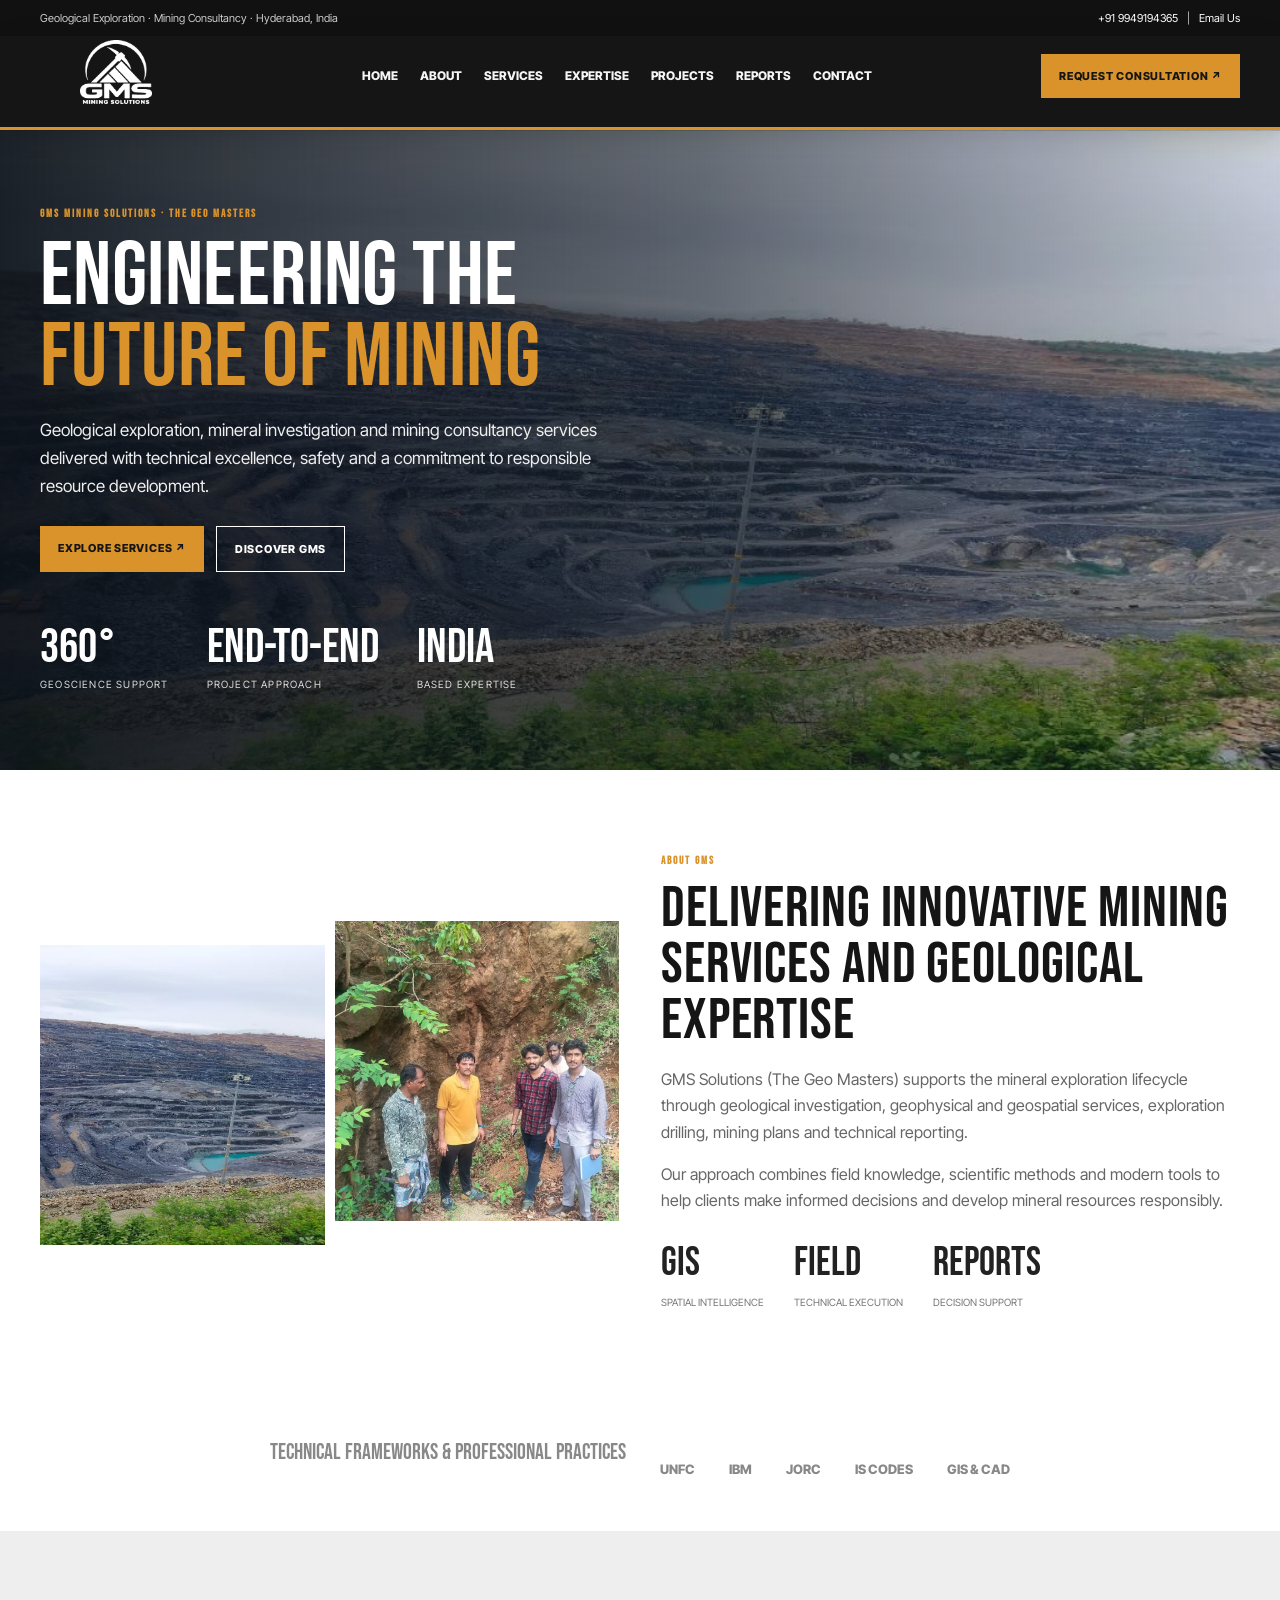
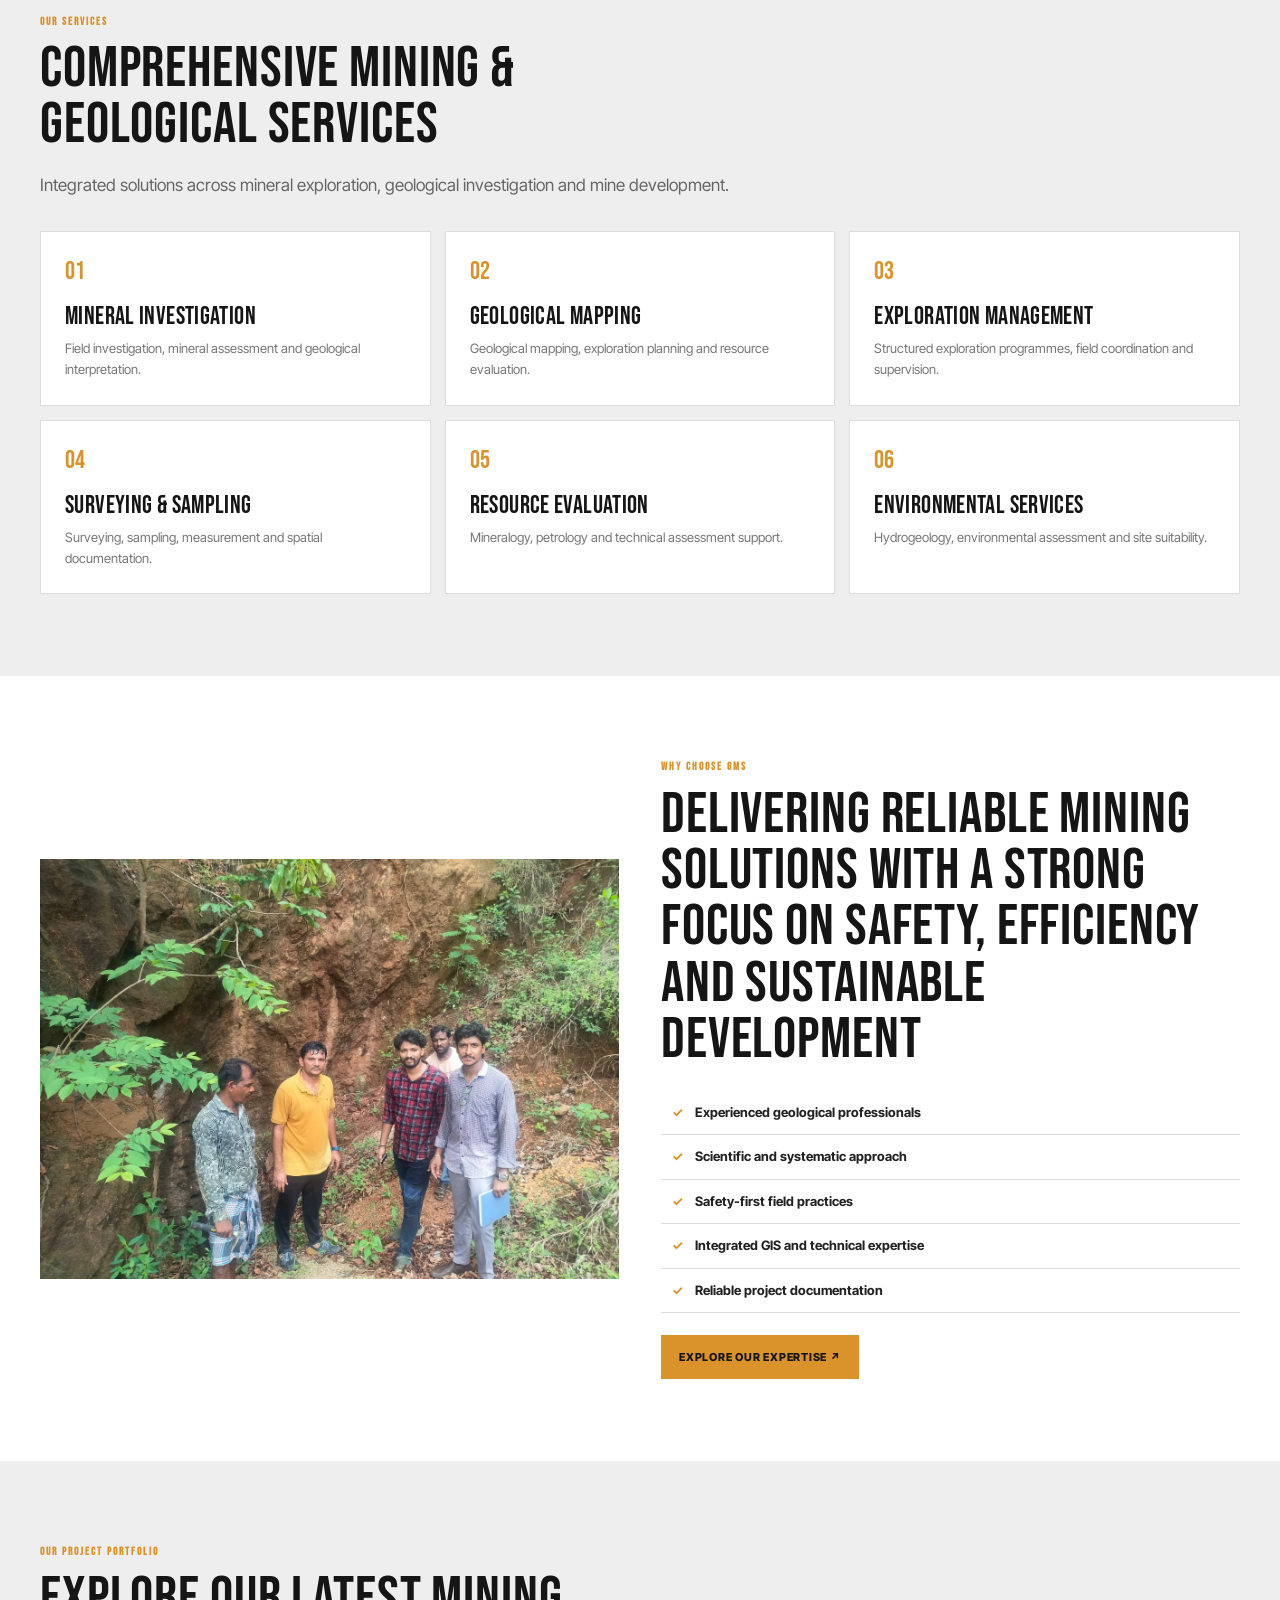
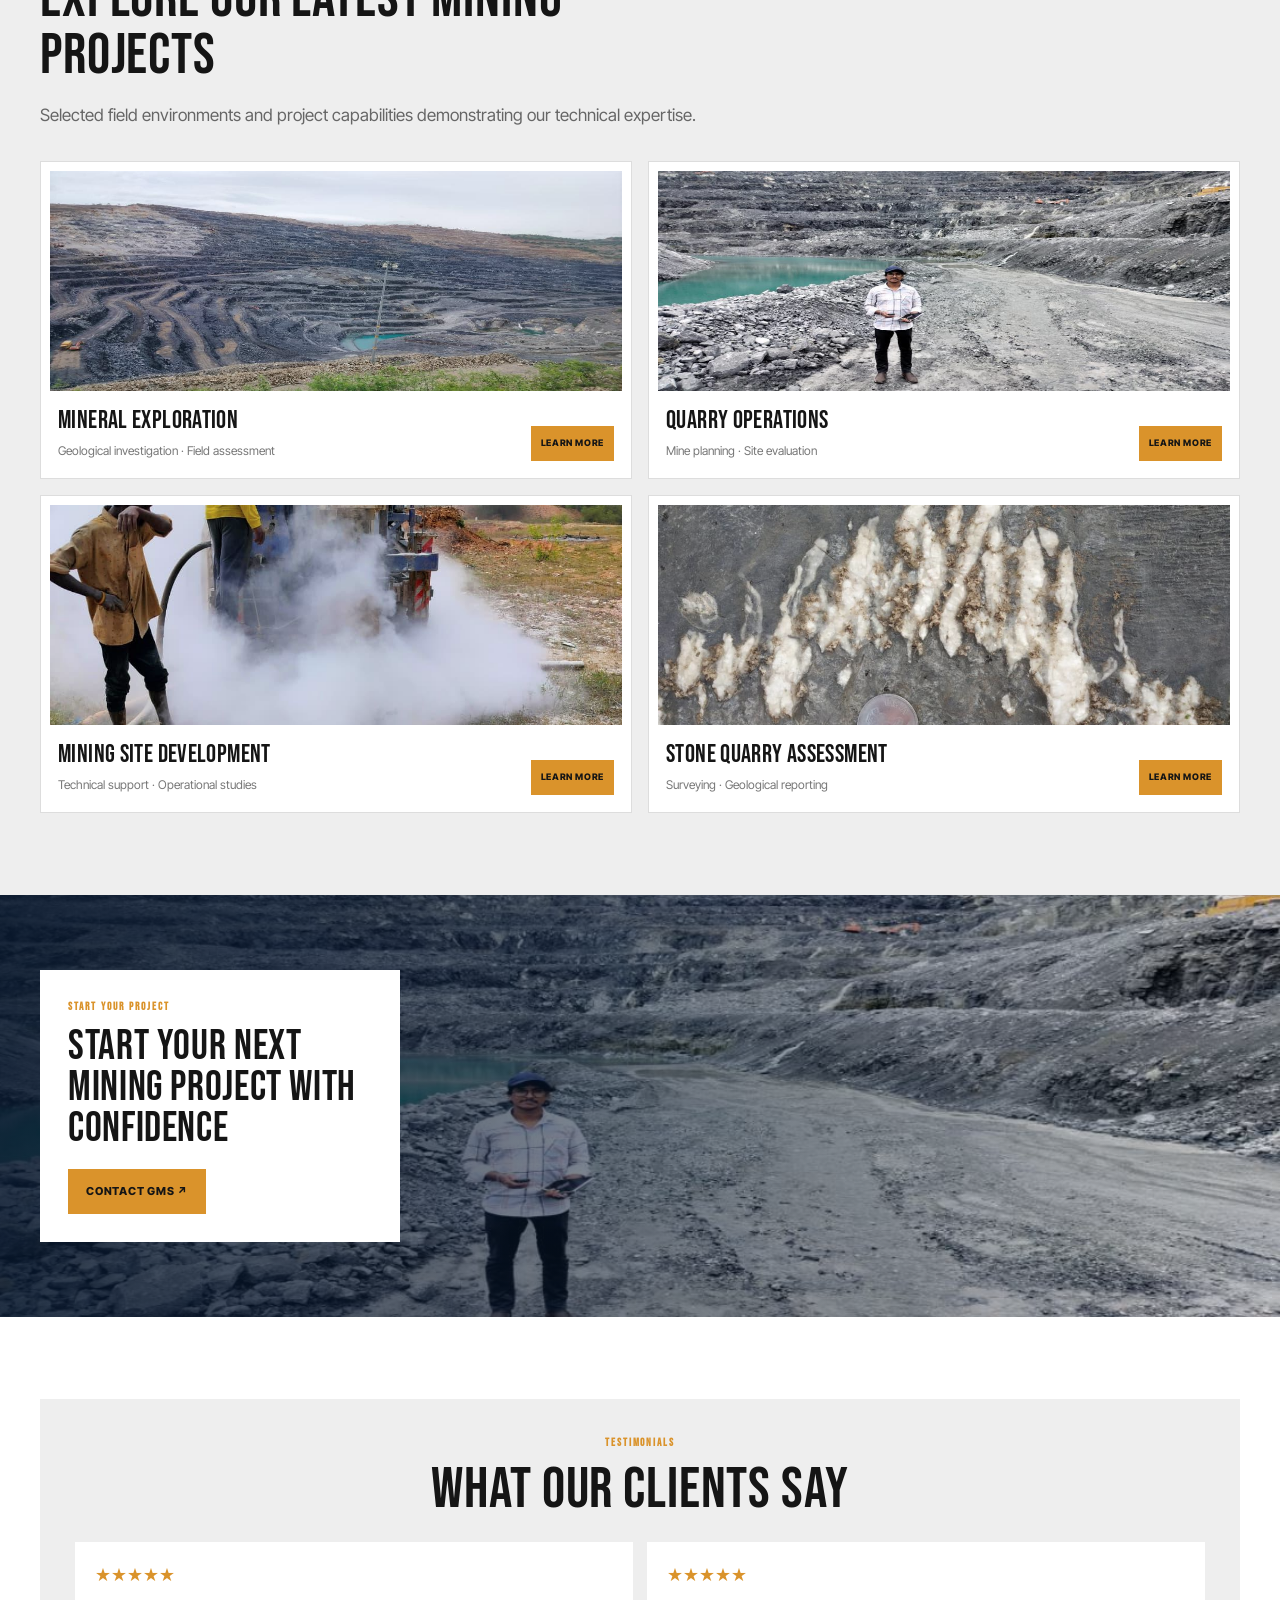
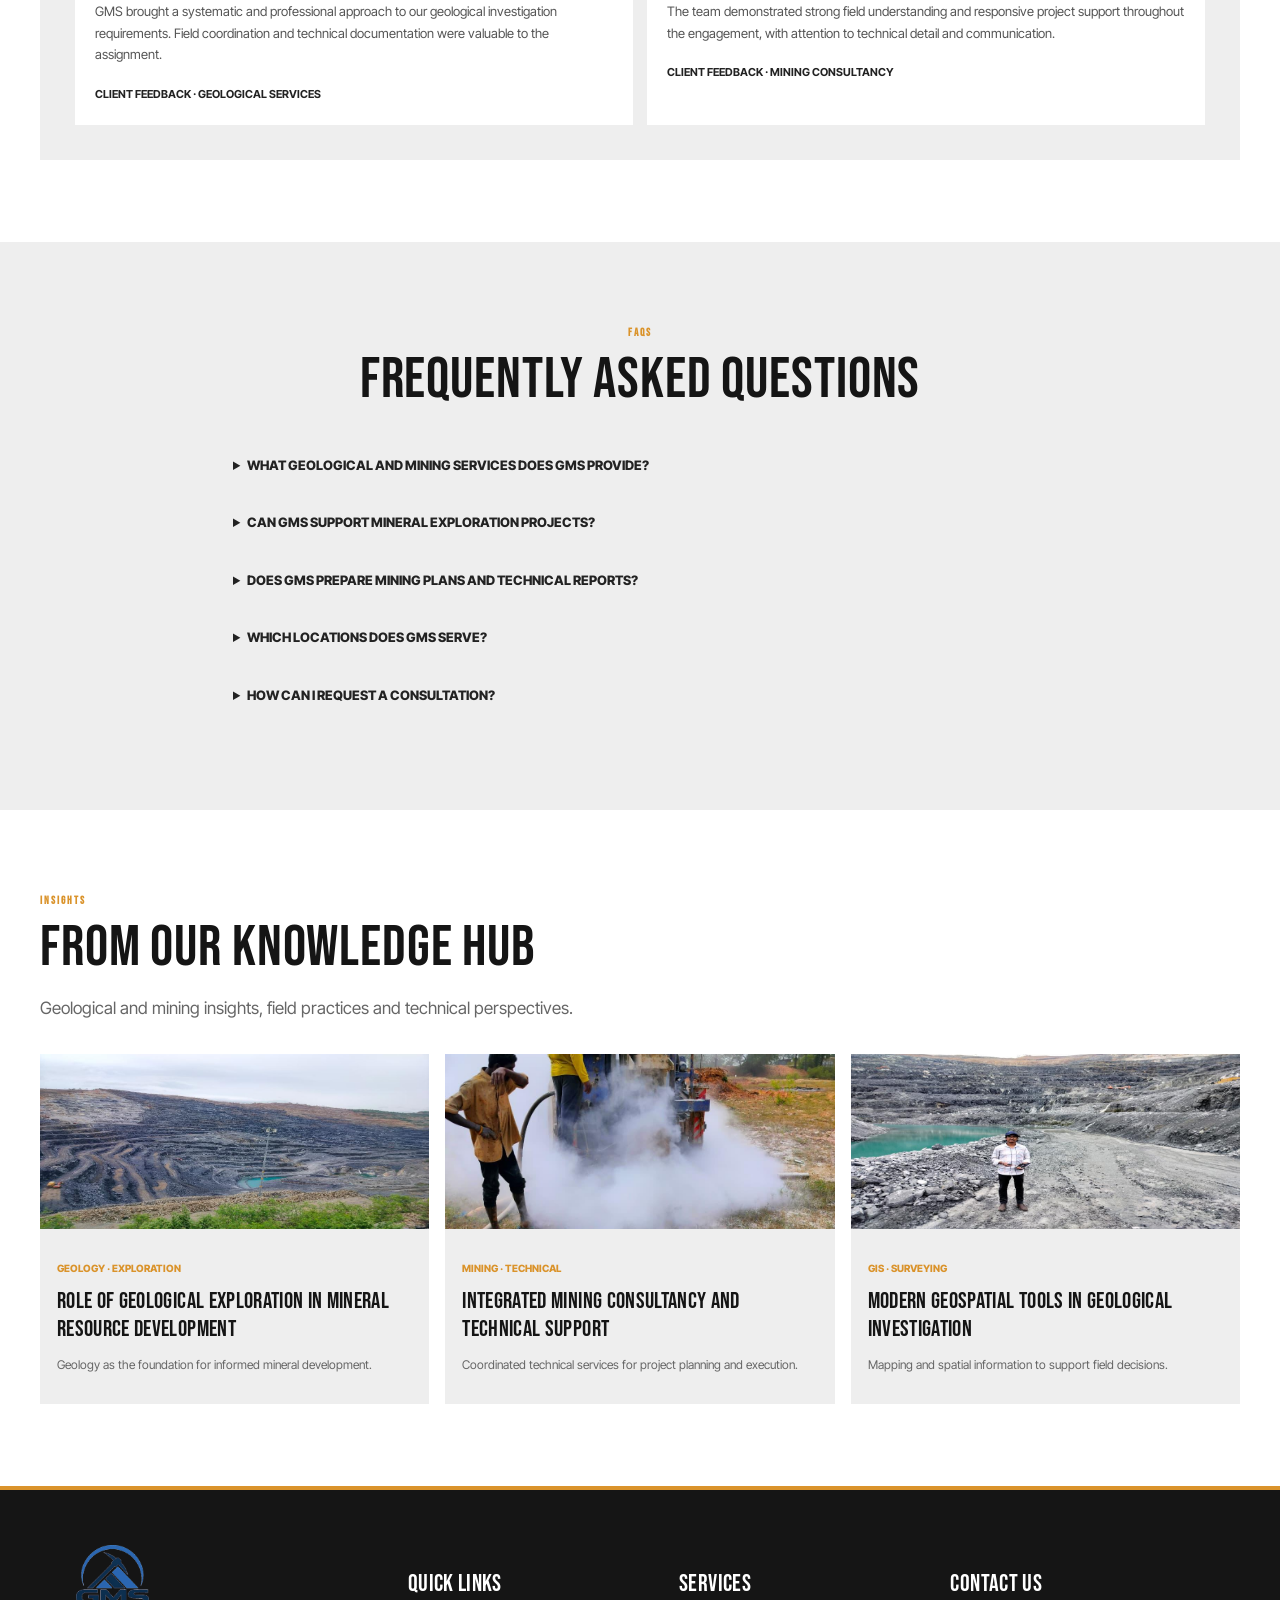
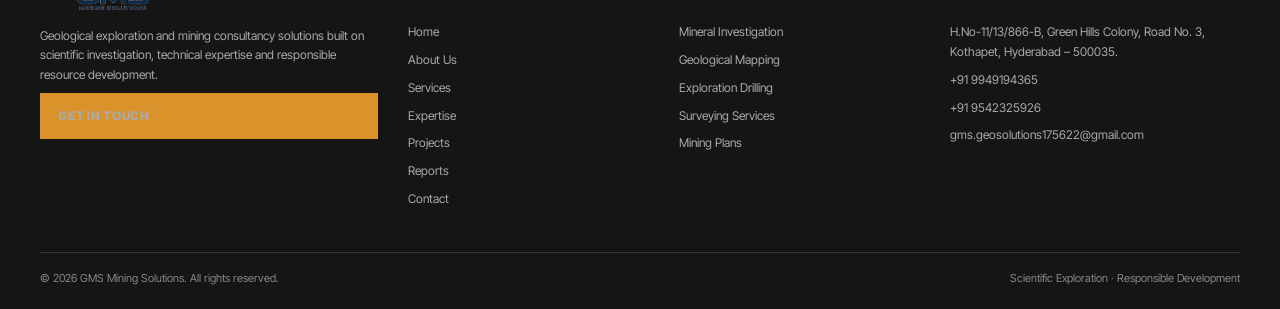
<file: index.html>
<!DOCTYPE html>
<html lang="en"><head><meta charset="UTF-8"><meta name="viewport" content="width=device-width, initial-scale=1"><title>GMS Mining Solutions | The Geo Masters</title><meta name="description" content="Geological exploration, mineral investigation and mining consultancy services across India."><meta name="theme-color" content="#151515"><link rel="preconnect" href="https://fonts.googleapis.com"><link rel="preconnect" href="https://fonts.gstatic.com" crossorigin><link href="https://fonts.googleapis.com/css2?family=Bebas+Neue&family=Inter+Tight:wght@400;500;600;700;800&display=swap" rel="stylesheet"><link rel="stylesheet" href="minetra-theme.css"><style>
:root{--a:#DA932B}*{box-sizing:border-box}html{scroll-behavior:smooth;scroll-padding-top:90px}body{margin:0;font-family:'Inter Tight',sans-serif;color:#222}a{color:inherit;text-decoration:none}.wrap{width:min(1200px,calc(100% - 48px));margin:auto}.top{background:#111;color:#ccc;font-size:11px;padding:9px 0}.top .wrap{display:flex;justify-content:space-between}.top a{color:#fff}.head{background:#151515;color:#fff;position:sticky;top:0;z-index:9;border-bottom:3px solid var(--a)}.nav{height:80px;display:flex;align-items:center;justify-content:space-between;gap:20px}.logo img{width:152px;max-height:64px;object-fit:contain}.links{display:flex;gap:22px;font-size:12px;font-weight:800;text-transform:uppercase}.links a:hover{color:var(--a)}.btn{background:var(--a);color:#151515;padding:13px 18px;display:inline-block;font-size:11px;font-weight:800;text-transform:uppercase}.btn.ghost{background:transparent;border:1px solid #fff;color:#fff}.menu{display:none;background:none;border:0;color:#fff;font-size:25px}.hero{background:linear-gradient(90deg,#0b1118ed,#0b111899 55%,#0b111822),url('images/mangampeta-mine.jpg') center/cover;min-height:570px;display:flex;align-items:center;color:#fff}.hero-content{padding:75px 0}.eyebrow{color:var(--a);font-size:11px;font-weight:800;letter-spacing:.18em;text-transform:uppercase}.hero h1{font:500 clamp(58px,7vw,94px)/.9 'Bebas Neue';max-width:700px;margin:14px 0;color:#fff}.hero h1 span{color:var(--a);display:block}.hero p{color:#eee;max-width:570px;font-size:17px}.actions{display:flex;gap:12px;margin-top:26px;flex-wrap:wrap}.stats{display:flex;gap:38px;margin-top:54px;flex-wrap:wrap}.stats strong{display:block;font:48px/.9 'Bebas Neue'}.stats span{font-size:10px;letter-spacing:.12em;text-transform:uppercase;color:#ddd}.section{padding:82px 0}.soft{background:#eee}.intro,.feature{display:grid;grid-template-columns:1fr 1fr;gap:42px;align-items:center}.photos{display:grid;grid-template-columns:1fr 1fr;gap:10px}.photos img{width:100%;height:300px;object-fit:cover}.photos img:first-child{margin-top:24px}.copy h2,.section-title{font:500 clamp(38px,4.5vw,58px)/.98 'Bebas Neue';color:#151515;margin:10px 0}.copy p,.section-head p{color:#666}.metrics{display:flex;gap:30px;margin-top:25px}.metrics strong{display:block;font:40px 'Bebas Neue'}.metrics span{font-size:10px;text-transform:uppercase;color:#777}.trust{text-align:center;padding:24px 0 50px}.trust b{font:22px 'Bebas Neue';color:#888}.trust div{display:flex;gap:34px;justify-content:center;flex-wrap:wrap;color:#888;font-weight:800;font-size:13px;margin-top:20px}.section-head{max-width:700px;margin-bottom:32px}.service-grid{display:grid;grid-template-columns:repeat(3,1fr);gap:14px}.service{padding:24px;background:#fff;border:1px solid #ddd;min-height:170px;transition:.2s}.service:hover{border-color:var(--a);transform:translateY(-3px)}.service small{color:var(--a);font:25px 'Bebas Neue'}.service h3{font:25px 'Bebas Neue';margin:14px 0 6px}.service p{font-size:13px;color:#777;margin:0}.feature img{width:100%;height:420px;object-fit:cover}.feature-list{padding:0;list-style:none;margin:22px 0}.feature-list li{border-bottom:1px solid #ddd;padding:11px;font-size:13px;font-weight:700}.feature-list li:before{content:'✓';color:var(--a);margin-right:12px}.projects{display:grid;grid-template-columns:1fr 1fr;gap:16px}.project{border:1px solid #ddd;background:#fff;padding:9px}.project img{width:100%;height:220px;object-fit:cover;display:block}.project-caption{padding:14px 8px 8px;display:flex;justify-content:space-between;align-items:end;gap:12px}.project h3{font:25px 'Bebas Neue';margin:0}.project p{font-size:12px;color:#777;margin:5px 0 0}.project .btn{padding:10px;font-size:9px;white-space:nowrap}.banner{background:linear-gradient(90deg,#07172cdd,#07172c22),url('images/mine-field.jpg') center/cover;padding:75px 0}.banner-box{background:#fff;padding:28px;max-width:360px}.banner-box h2{font:42px/.98 'Bebas Neue';margin:10px 0 20px}.testimonials{background:#eee;padding:35px}.quotes{display:grid;grid-template-columns:1fr 1fr;gap:14px}.quote{background:#fff;padding:20px}.stars{color:var(--a)}.quote p{font-size:13px;color:#555}.quote b{font-size:11px;text-transform:uppercase}.faq{max-width:850px;margin:auto}.faq details{background:#eee;margin:8px 0;padding:14px 18px}.faq summary{font-size:13px;font-weight:800;text-transform:uppercase;cursor:pointer}.faq p{font-size:13px;color:#666}.blog{display:grid;grid-template-columns:repeat(3,1fr);gap:16px}.post{background:#eee}.post img{width:100%;height:175px;object-fit:cover}.post div{padding:17px}.post small{color:var(--a);font-weight:800;font-size:10px}.post h3{font:23px 'Bebas Neue';margin:8px 0}.post p{font-size:12px;color:#666}.footer{background:#151515;color:#ccc;padding:55px 0 22px}.footgrid{display:grid;grid-template-columns:1.4fr 1fr 1fr 1.2fr;gap:30px}.footgrid img{width:145px;max-height:65px;object-fit:contain}.footgrid h3{font:24px 'Bebas Neue';color:#fff}.footgrid p,.footgrid a{display:block;color:#aaa;font-size:12px;margin:8px 0}.footgrid a:hover{color:var(--a)}.bottom{border-top:1px solid #ffffff22;margin-top:35px;padding-top:16px;display:flex;justify-content:space-between;color:#888;font-size:11px}
@media(max-width:850px){.links{gap:12px}.links a{font-size:10px}.footgrid{grid-template-columns:1fr 1fr}.intro,.feature{grid-template-columns:1fr}}@media(max-width:650px){.top{display:none}.nav{height:72px}.logo img{width:130px}.menu{display:block}.links{display:none;position:absolute;top:72px;left:0;right:0;background:#151515;padding:20px 24px;flex-direction:column}.links.open{display:flex}.hero{min-height:590px}.hero-content{padding:55px 0}.hero h1{font-size:60px}.section{padding:62px 0}.service-grid{grid-template-columns:1fr 1fr}.projects,.quotes,.blog{grid-template-columns:1fr}.project img{height:210px}.feature img{height:300px}.footgrid{grid-template-columns:1fr 1fr}.bottom{flex-direction:column;gap:8px}}@media(max-width:420px){.service-grid,.footgrid{grid-template-columns:1fr}}
</style></head><body>
<div class="top"><div class="wrap"><span>Geological Exploration · Mining Consultancy · Hyderabad, India</span><span><a href="tel:+919949194365">+91 9949194365</a> &nbsp; | &nbsp; <a href="mailto:gms.geosolutions175622@gmail.com">Email Us</a></span></div></div>
<header class="head"><div class="wrap nav"><a class="logo" href="index.html"><img src="images/gms-mark%20Inverse.png" alt="GMS Mining Solutions"></a><nav class="links" id="links"><a href="index.html">Home</a><a href="about.html">About</a><a href="services.html">Services</a><a href="expertise.html">Expertise</a><a href="projects.html">Projects</a><a href="reports.html">Reports</a><a href="contact.html">Contact</a></nav><a class="btn" href="contact.html">Request Consultation ↗</a><button class="menu" id="menu" aria-label="Toggle menu">☰</button></div></header>
<main>
<section class="hero"><div class="wrap hero-content"><div class="eyebrow">GMS Mining Solutions · The Geo Masters</div><h1>Engineering the <span>Future of Mining</span></h1><p>Geological exploration, mineral investigation and mining consultancy services delivered with technical excellence, safety and a commitment to responsible resource development.</p><div class="actions"><a class="btn" href="services.html">Explore Services ↗</a><a class="btn ghost" href="about.html">Discover GMS</a></div><div class="stats"><div><strong>360°</strong><span>Geoscience Support</span></div><div><strong>End-to-End</strong><span>Project Approach</span></div><div><strong>India</strong><span>Based Expertise</span></div></div></div></section>
<section class="section"><div class="wrap intro"><div class="photos"><img src="images/mangampeta-mine.jpg" alt="Mining landscape"><img src="images/team-field.jpg" alt="Geological field team"></div><div class="copy"><div class="eyebrow">About GMS</div><h2>Delivering Innovative Mining Services and Geological Expertise</h2><p>GMS Solutions (The Geo Masters) supports the mineral exploration lifecycle through geological investigation, geophysical and geospatial services, exploration drilling, mining plans and technical reporting.</p><p>Our approach combines field knowledge, scientific methods and modern tools to help clients make informed decisions and develop mineral resources responsibly.</p><div class="metrics"><div><strong>GIS</strong><span>Spatial Intelligence</span></div><div><strong>Field</strong><span>Technical Execution</span></div><div><strong>Reports</strong><span>Decision Support</span></div></div></div></div></section>
<section class="trust"><div class="wrap"><b>TECHNICAL FRAMEWORKS & PROFESSIONAL PRACTICES</b><div><span>UNFC</span><span>IBM</span><span>JORC</span><span>IS CODES</span><span>GIS & CAD</span></div></div></section>
<section class="section soft"><div class="wrap"><div class="section-head"><div class="eyebrow">Our Services</div><h2 class="section-title">Comprehensive Mining & Geological Services</h2><p>Integrated solutions across mineral exploration, geological investigation and mine development.</p></div><div class="service-grid">
<a class="service" href="services.html"><small>01</small><h3>Mineral Investigation</h3><p>Field investigation, mineral assessment and geological interpretation.</p></a><a class="service" href="services.html"><small>02</small><h3>Geological Mapping</h3><p>Geological mapping, exploration planning and resource evaluation.</p></a><a class="service" href="services.html"><small>03</small><h3>Exploration Management</h3><p>Structured exploration programmes, field coordination and supervision.</p></a><a class="service" href="services.html"><small>04</small><h3>Surveying & Sampling</h3><p>Surveying, sampling, measurement and spatial documentation.</p></a><a class="service" href="services.html"><small>05</small><h3>Resource Evaluation</h3><p>Mineralogy, petrology and technical assessment support.</p></a><a class="service" href="services.html"><small>06</small><h3>Environmental Services</h3><p>Hydrogeology, environmental assessment and site suitability.</p></a></div></div></section>
<section class="section"><div class="wrap feature"><img src="images/team-field.jpg" alt="GMS team in the field"><div><div class="eyebrow">Why Choose GMS</div><h2 class="section-title">Delivering Reliable Mining Solutions with a Strong Focus on Safety, Efficiency and Sustainable Development</h2><ul class="feature-list"><li>Experienced geological professionals</li><li>Scientific and systematic approach</li><li>Safety-first field practices</li><li>Integrated GIS and technical expertise</li><li>Reliable project documentation</li></ul><a class="btn" href="expertise.html">Explore Our Expertise ↗</a></div></div></section>
<section class="section soft"><div class="wrap"><div class="section-head"><div class="eyebrow">Our Project Portfolio</div><h2 class="section-title">Explore Our Latest Mining Projects</h2><p>Selected field environments and project capabilities demonstrating our technical expertise.</p></div><div class="projects">
<div class="project"><img src="images/mangampeta-mine.jpg" alt="Mineral exploration landscape"><div class="project-caption"><div><h3>Mineral Exploration</h3><p>Geological investigation · Field assessment</p></div><a class="btn" href="projects.html">Learn More</a></div></div>
<div class="project"><img src="images/mine-field.jpg" alt="Quarry operations"><div class="project-caption"><div><h3>Quarry Operations</h3><p>Mine planning · Site evaluation</p></div><a class="btn" href="projects.html">Learn More</a></div></div>
<div class="project"><img src="images/drilling.jpg" alt="Mining site"><div class="project-caption"><div><h3>Mining Site Development</h3><p>Technical support · Operational studies</p></div><a class="btn" href="projects.html">Learn More</a></div></div>
<div class="project"><img src="images/outcrop.jpg" alt="Stone quarry"><div class="project-caption"><div><h3>Stone Quarry Assessment</h3><p>Surveying · Geological reporting</p></div><a class="btn" href="projects.html">Learn More</a></div></div></div></div></section>
<section class="banner"><div class="wrap"><div class="banner-box"><div class="eyebrow">Start Your Project</div><h2>Start Your Next Mining Project with Confidence</h2><a class="btn" href="contact.html">Contact GMS ↗</a></div></div></section>
<section class="section"><div class="wrap"><div class="testimonials"><div class="section-head" style="text-align:center;margin:0 auto 24px"><div class="eyebrow">Testimonials</div><h2 class="section-title">What Our Clients Say</h2></div><div class="quotes"><div class="quote"><div class="stars">★★★★★</div><p>GMS brought a systematic and professional approach to our geological investigation requirements. Field coordination and technical documentation were valuable to the assignment.</p><b>Client Feedback · Geological Services</b></div><div class="quote"><div class="stars">★★★★★</div><p>The team demonstrated strong field understanding and responsive project support throughout the engagement, with attention to technical detail and communication.</p><b>Client Feedback · Mining Consultancy</b></div></div></div></div></section>
<section class="section soft"><div class="wrap"><div class="section-head" style="text-align:center;margin-left:auto;margin-right:auto"><div class="eyebrow">FAQs</div><h2 class="section-title">Frequently Asked Questions</h2></div><div class="faq"><details><summary>What geological and mining services does GMS provide?</summary><p>Mineral investigation, geological mapping, GIS and AutoCAD, mineralogy and petrology, sampling, surveying, exploration drilling, mining plans, environmental services and feasibility support.</p></details><details><summary>Can GMS support mineral exploration projects?</summary><p>Yes. GMS supports field investigation, geological mapping, sampling, surveys, drilling coordination and technical reporting.</p></details><details><summary>Does GMS prepare mining plans and technical reports?</summary><p>Yes. GMS offers mining plans, exploration schemes and technical documentation based on project requirements and applicable frameworks.</p></details><details><summary>Which locations does GMS serve?</summary><p>GMS is based in Hyderabad, India. Contact the team to discuss project location and mobilisation requirements.</p></details><details><summary>How can I request a consultation?</summary><p>Call +91 9949194365 or +91 9542325926, or email gms.geosolutions175622@gmail.com.</p></details></div></div></section>
<section class="section"><div class="wrap"><div class="section-head"><div class="eyebrow">Insights</div><h2 class="section-title">From Our Knowledge Hub</h2><p>Geological and mining insights, field practices and technical perspectives.</p></div><div class="blog"><a class="post" href="reports.html"><img src="images/mangampeta-mine.jpg" alt="Mineral exploration"><div><small>GEOLOGY · EXPLORATION</small><h3>Role of Geological Exploration in Mineral Resource Development</h3><p>Geology as the foundation for informed mineral development.</p></div></a><a class="post" href="services.html"><img src="images/drilling.jpg" alt="Mining operations"><div><small>MINING · TECHNICAL</small><h3>Integrated Mining Consultancy and Technical Support</h3><p>Coordinated technical services for project planning and execution.</p></div></a><a class="post" href="expertise.html"><img src="images/mine-field.jpg" alt="Quarry geology"><div><small>GIS · SURVEYING</small><h3>Modern Geospatial Tools in Geological Investigation</h3><p>Mapping and spatial information to support field decisions.</p></div></a></div></div></section>
</main>
<footer class="footer"><div class="wrap"><div class="footgrid"><div><img src="images/gms-mark.png" alt="GMS Mining Solutions"><p>Geological exploration and mining consultancy solutions built on scientific investigation, technical expertise and responsible resource development.</p><a class="btn" href="contact.html">Get in Touch</a></div><div><h3>Quick Links</h3><a href="index.html">Home</a><a href="about.html">About Us</a><a href="services.html">Services</a><a href="expertise.html">Expertise</a><a href="projects.html">Projects</a><a href="reports.html">Reports</a><a href="contact.html">Contact</a></div><div><h3>Services</h3><a href="services.html">Mineral Investigation</a><a href="services.html">Geological Mapping</a><a href="services.html">Exploration Drilling</a><a href="services.html">Surveying Services</a><a href="services.html">Mining Plans</a></div><div><h3>Contact Us</h3><p>H.No-11/13/866-B, Green Hills Colony, Road No. 3, Kothapet, Hyderabad – 500035.</p><a href="tel:+919949194365">+91 9949194365</a><a href="tel:+919542325926">+91 9542325926</a><a href="mailto:gms.geosolutions175622@gmail.com">gms.geosolutions175622@gmail.com</a></div></div><div class="bottom"><span>© <span id="year"></span> GMS Mining Solutions. All rights reserved.</span><span>Scientific Exploration · Responsible Development</span></div></div></footer>
<script>const m=document.getElementById('menu'),l=document.getElementById('links');m.addEventListener('click',()=>l.classList.toggle('open'));document.getElementById('year').textContent=new Date().getFullYear();</script>
</body></html>
</file>
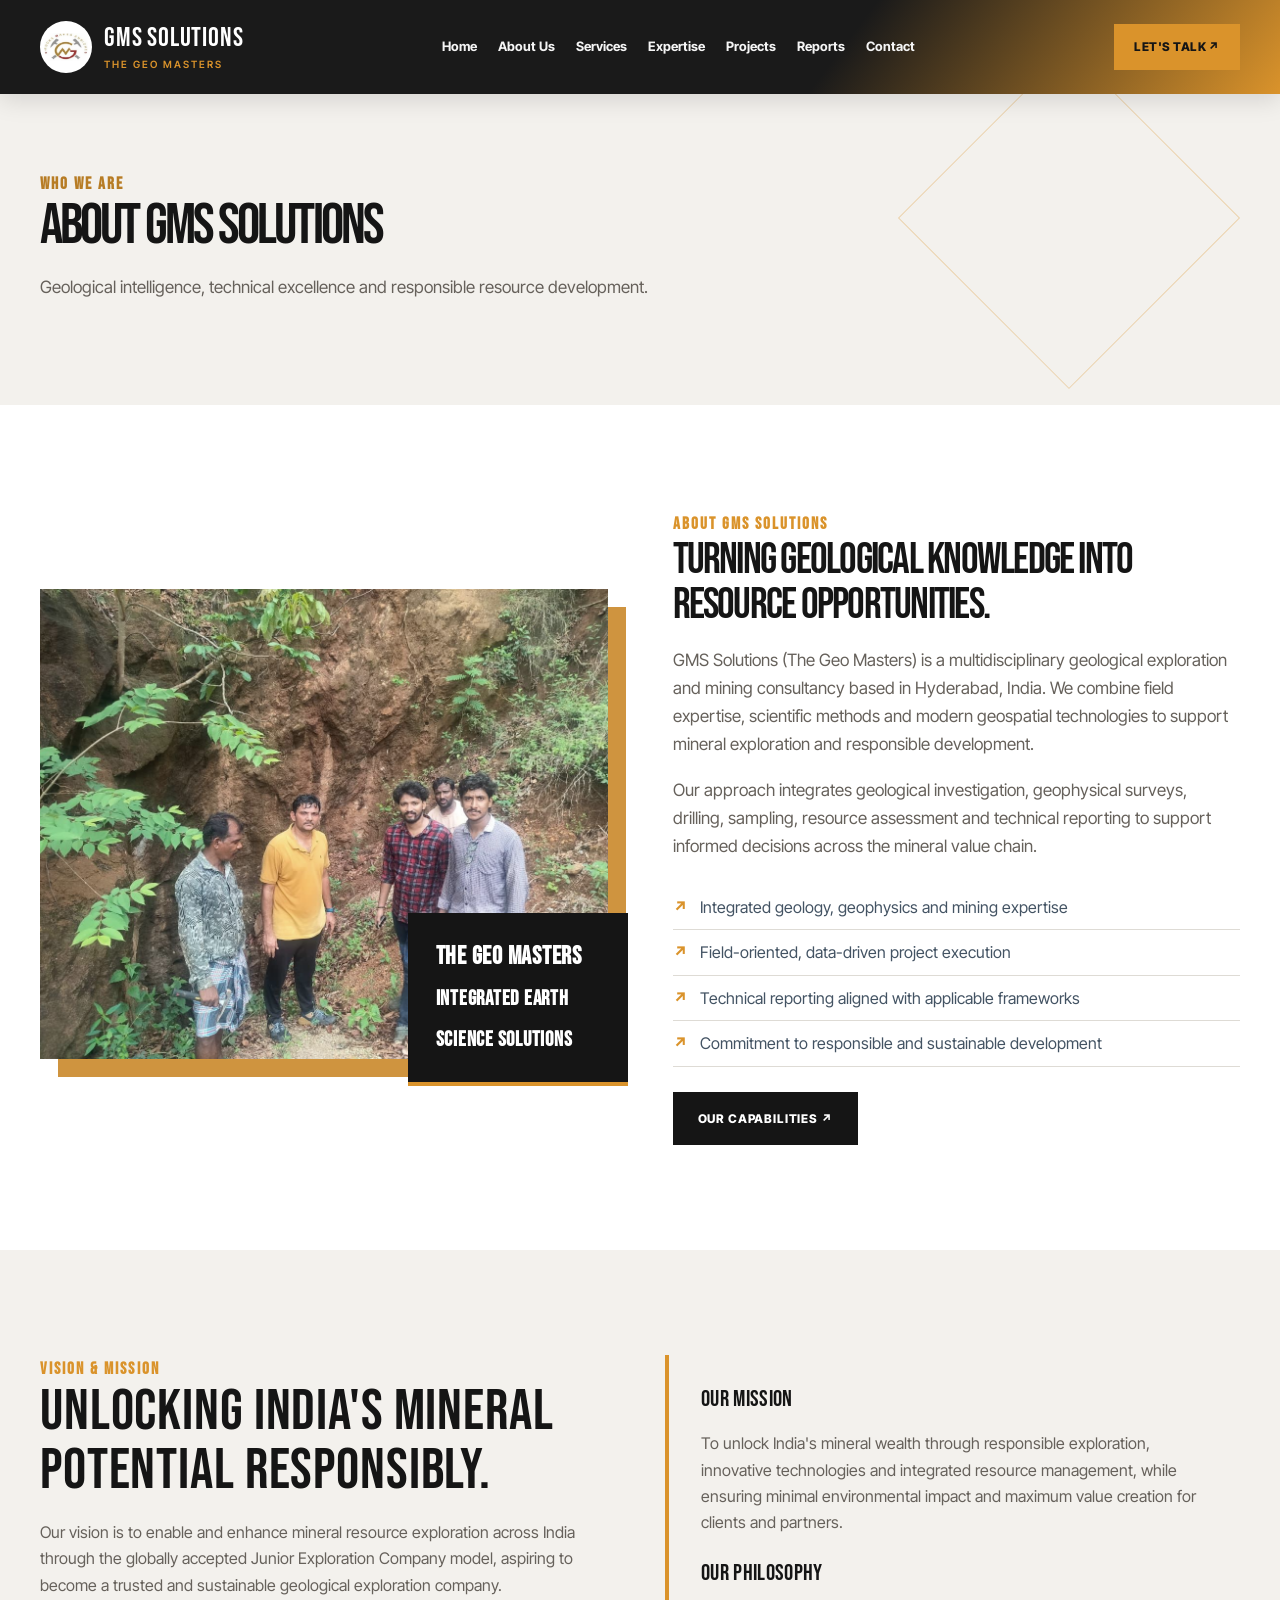
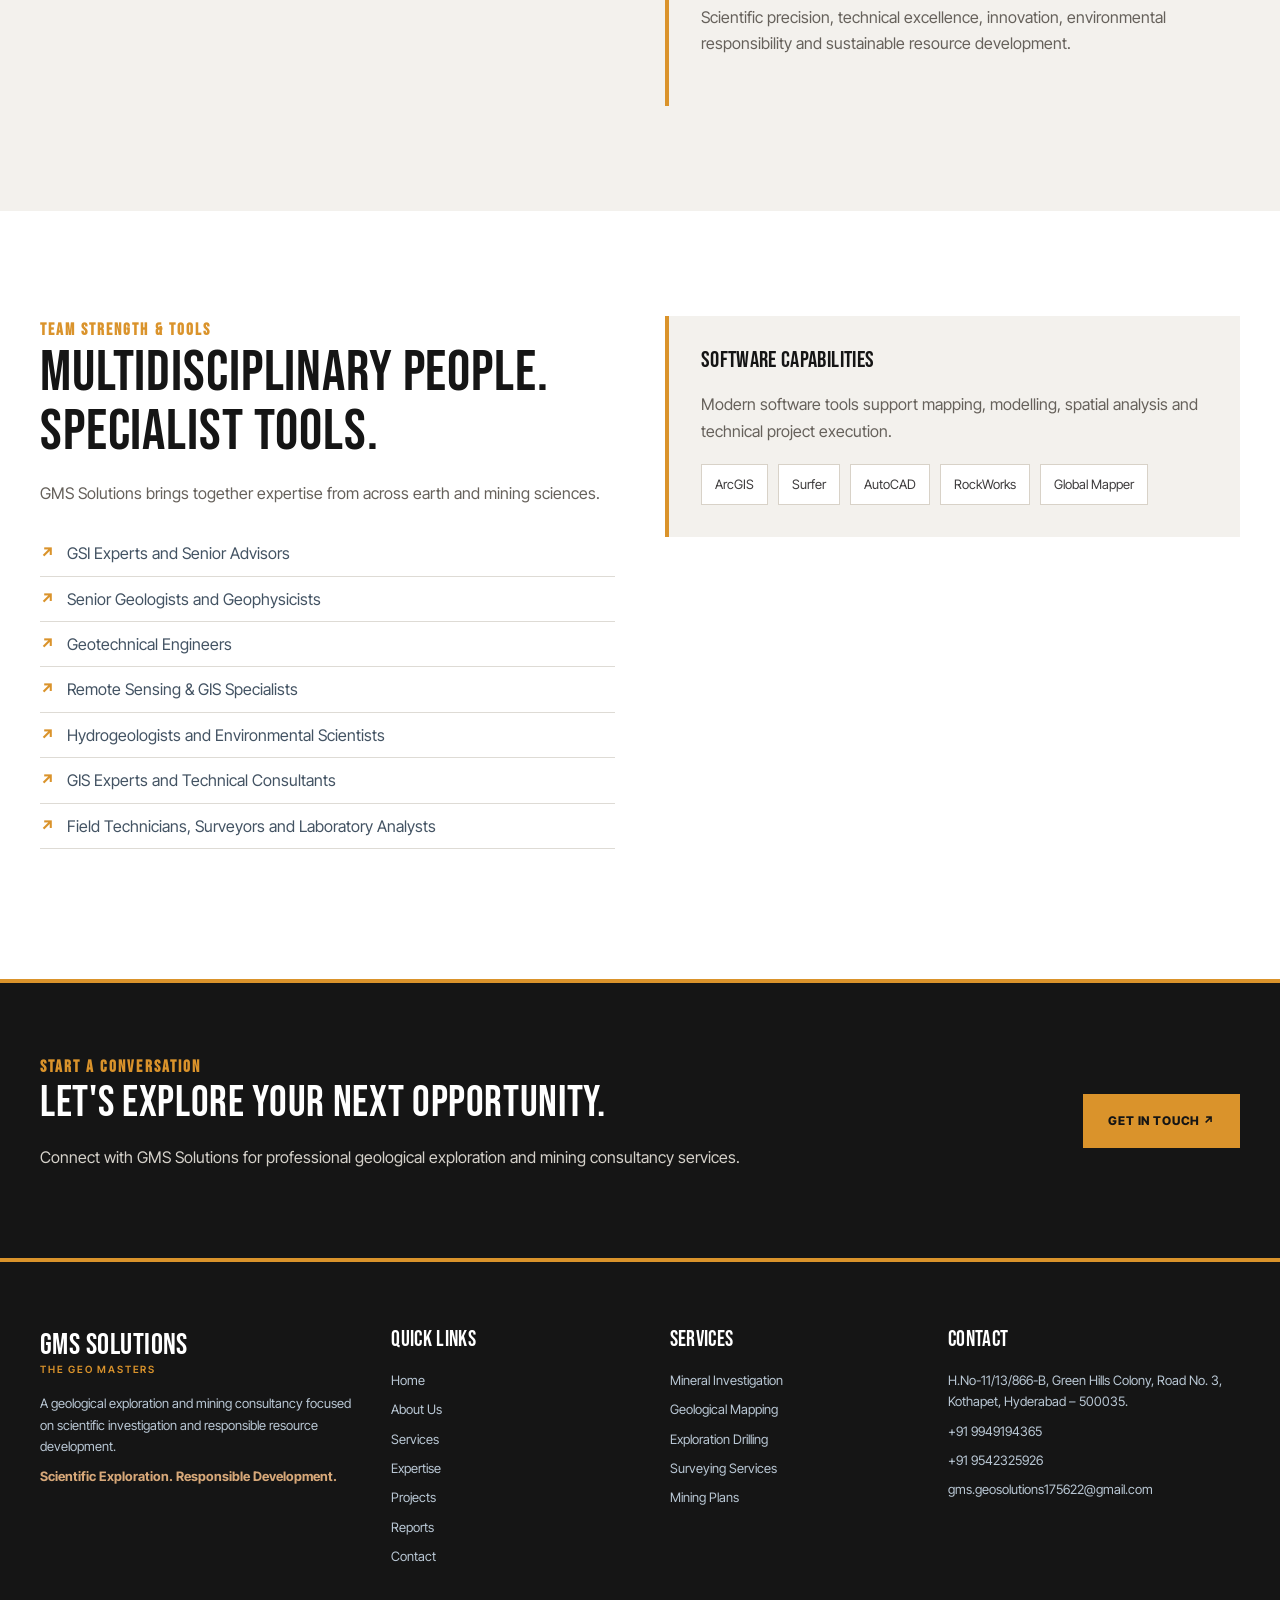
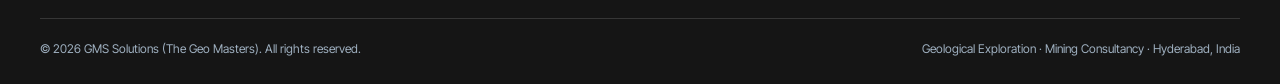
<file: about.html>
<!DOCTYPE html><html lang="en"><head>
<meta charset="UTF-8"><meta name="viewport" content="width=device-width, initial-scale=1">
<title>GMS Solutions | About Us</title>
<meta name="description" content="Learn about GMS Solutions, our vision, mission and multidisciplinary team.">
<meta name="theme-color" content="#151515">
<meta property="og:title" content="GMS Solutions | The Geo Masters"><meta property="og:description" content="Scientific Exploration. Responsible Development."><meta property="og:type" content="website">
<link rel="preconnect" href="https://fonts.googleapis.com"><link rel="preconnect" href="https://fonts.gstatic.com" crossorigin><link href="https://fonts.googleapis.com/css2?family=Bebas+Neue&family=Inter+Tight:wght@400;500;600;700;800&display=swap" rel="stylesheet">
<style>
:root{--navy:#17365d;--blue:#245b87;--copper:#b77a43;--gold:#c6a15b;--ink:#202a34;--muted:#65717c;--paper:#f5f5f2;--line:#e4e8eb;--white:#fff;--shadow:0 18px 55px #102b4717}*{box-sizing:border-box}html{scroll-behavior:smooth;scroll-padding-top:88px}body{margin:0;color:var(--ink);font-family:"DM Sans",sans-serif;line-height:1.65}h1,h2,h3,h4{font-family:Manrope,sans-serif;line-height:1.15;margin:0 0 18px;color:var(--navy)}p{margin:0 0 18px;color:var(--muted)}a{color:inherit;text-decoration:none}.container{width:min(1160px,calc(100% - 44px));margin:auto}.eyebrow{color:var(--copper);font-weight:700;text-transform:uppercase;letter-spacing:.16em;font-size:12px}.section{padding:96px 0}.section-head{max-width:720px;margin-bottom:42px}.section-head h2{font-size:clamp(30px,4vw,46px);letter-spacing:-.04em}.section-head p{font-size:17px}.btn{display:inline-flex;align-items:center;justify-content:center;gap:10px;padding:14px 22px;background:var(--copper);color:#fff;font-weight:700;border:1px solid var(--copper);transition:.25s}.btn:hover{background:#996238;transform:translateY(-2px)}.btn.outline{background:transparent;border-color:#ffffff90;color:#fff}.btn.navy{background:var(--navy);border-color:var(--navy)}.btn.navy:hover{background:var(--blue)}header{height:84px;position:fixed;inset:0 0 auto;z-index:50;background:#fff;box-shadow:0 4px 24px #122d4510;transition:.25s}header.scrolled{height:70px;background:#fffffff5;backdrop-filter:blur(12px)}.nav{height:100%;display:flex;align-items:center;justify-content:space-between;gap:24px}.brand{display:flex;align-items:center;gap:12px;font-family:Manrope;font-weight:800;color:var(--navy);line-height:1.1}.brand img{width:52px;height:52px;object-fit:contain}.brand small{display:block;font:600 9px "DM Sans";letter-spacing:.19em;color:var(--copper);margin-top:4px}.links{display:flex;align-items:center;gap:24px;font-size:13px;font-weight:700;color:#34475b}.links a:hover{color:var(--copper)}.nav-cta{padding:11px 16px;background:var(--navy);color:white;font-size:12px;font-weight:700}.menu{display:none;border:0;background:none;font-size:26px;color:var(--navy)}.hero{min-height:760px;padding:170px 0 100px;display:flex;align-items:center;color:#fff;background:linear-gradient(90deg,#0b1d32e8 0%,#102d4acc 53%,#102d4a55 100%),url('images/mangampeta-mine.jpg') center/cover no-repeat;position:relative}.hero:after{content:"";position:absolute;inset:auto 0 0;height:110px;background:linear-gradient(transparent,#0b1c2d35)}.hero-content{max-width:790px;position:relative;z-index:1}.hero .eyebrow{color:#e1b17d}.hero h1{color:white;font-size:clamp(42px,6vw,72px);letter-spacing:-.055em;margin:22px 0}.hero p{color:#e5edf3;font-size:18px;max-width:660px}.hero-actions{display:flex;gap:13px;flex-wrap:wrap;margin-top:30px}.hero-note{display:flex;gap:24px;margin-top:70px;color:#d7e0e8;font-size:12px;text-transform:uppercase;letter-spacing:.12em}.hero-note span:before{content:"";display:inline-block;width:22px;height:1px;background:var(--copper);vertical-align:middle;margin-right:10px}.intro-grid{display:grid;grid-template-columns:1fr 1fr;gap:65px;align-items:center}.intro-image{position:relative}.intro-image img{width:100%;height:470px;object-fit:cover}.image-tag{position:absolute;bottom:-20px;right:-20px;background:var(--navy);color:#fff;padding:23px 28px;max-width:220px;font-family:Manrope;font-weight:700}.intro-copy h2{font-size:clamp(30px,4vw,44px);letter-spacing:-.04em}.ticks{list-style:none;padding:0;margin:25px 0}.ticks li{padding:9px 0;border-bottom:1px solid var(--line);color:#435363}.ticks li:before{content:"↗";color:var(--copper);font-weight:800;margin-right:12px}.soft{background:var(--paper)}.cards{display:grid;grid-template-columns:repeat(3,1fr);gap:18px}.card{background:#fff;border:1px solid var(--line);padding:28px;transition:.25s;min-height:210px}.card:hover{transform:translateY(-5px);box-shadow:var(--shadow);border-color:#d1b18f}.card .num{font:800 13px Manrope;color:var(--copper);letter-spacing:.12em}.card h3{font-size:19px;margin:16px 0 10px}.card p{font-size:14px;margin:0}.card a{display:inline-block;margin-top:16px;color:var(--blue);font-size:13px;font-weight:700}.why-grid{display:grid;grid-template-columns:repeat(3,1fr);gap:0;border-top:1px solid var(--line);border-left:1px solid var(--line)}.why{padding:27px;border-right:1px solid var(--line);border-bottom:1px solid var(--line)}.why b{font:700 17px Manrope;color:var(--navy);display:block;margin-bottom:7px}.why p{font-size:14px;margin:0}.process{display:grid;grid-template-columns:repeat(7,1fr);gap:12px;counter-reset:step}.step{border-top:2px solid var(--copper);padding-top:18px;position:relative}.step:before{counter-increment:step;content:"0" counter(step);font:800 24px Manrope;color:#c5a17b}.step h3{font-size:14px;margin:10px 0}.step p{font-size:12px}.project-grid{display:grid;grid-template-columns:repeat(3,1fr);gap:16px}.project{position:relative;overflow:hidden;min-height:245px;background:#ddd;cursor:pointer}.project img{width:100%;height:100%;min-height:245px;object-fit:cover;display:block;transition:.5s}.project:hover img{transform:scale(1.06)}.project:after{content:"";position:absolute;inset:35% 0 0;background:linear-gradient(transparent,#081b2be8)}.project span{position:absolute;z-index:1;bottom:18px;left:20px;color:white;font:700 15px Manrope}.band{background:var(--navy);color:white;padding:70px 0}.band h2{color:white;font-size:clamp(30px,4vw,44px)}.band p{color:#d6e0e9}.band-inner{display:flex;align-items:center;justify-content:space-between;gap:30px}.page-intro{padding:150px 0 75px;background:var(--paper)}.page-intro h1{font-size:clamp(38px,5vw,58px);letter-spacing:-.05em;max-width:850px}.page-intro p{max-width:700px;font-size:17px}.two-col{display:grid;grid-template-columns:1fr 1fr;gap:50px;align-items:start}.panel{padding:32px;background:var(--paper);border-left:3px solid var(--copper)}.panel h3{font-size:23px}.pill-row{display:flex;flex-wrap:wrap;gap:10px;margin-top:20px}.pill{border:1px solid #d8dee3;padding:9px 13px;font-size:13px;color:#46596b;background:white}.service-list{display:grid;grid-template-columns:1fr 1fr;gap:18px}.service-item{padding:26px;border:1px solid var(--line);background:white}.service-item h3{font-size:19px}.service-item ul{padding-left:18px;color:var(--muted);font-size:14px;margin-bottom:0}.report-grid{display:grid;grid-template-columns:repeat(2,1fr);gap:16px}.report{display:flex;gap:17px;padding:22px;border:1px solid var(--line);align-items:flex-start}.report-icon{width:42px;height:48px;background:#edf1f4;color:var(--copper);display:grid;place-items:center;font-size:20px;flex:none}.report h3{font-size:17px;margin-bottom:5px}.report p{font-size:13px;margin:0}.contact-grid{display:grid;grid-template-columns:.9fr 1.1fr;gap:55px}.contact-line{padding:17px 0;border-bottom:1px solid var(--line)}.contact-line b{display:block;color:var(--navy);font-size:13px}.contact-line a,.contact-line span{color:var(--muted);font-size:15px}.form{display:grid;grid-template-columns:1fr 1fr;gap:15px}.form label{font-size:12px;font-weight:700;color:#44566a}.form input,.form select,.form textarea{width:100%;padding:13px;border:1px solid #dce2e7;background:white;font:14px "DM Sans";margin-top:6px}.form .full{grid-column:1/-1}.form textarea{min-height:120px;resize:vertical}.map{width:100%;height:320px;border:0;margin-top:30px;filter:grayscale(25%)}footer{background:#0e2744;color:#dbe3ea;padding:65px 0 25px}.footer-grid{display:grid;grid-template-columns:1.3fr 1fr 1fr 1.2fr;gap:35px}.footer-brand{color:white;font:800 22px Manrope}.footer-brand small{display:block;color:#d7a879;font:600 10px "DM Sans";letter-spacing:.18em}.footer-grid h4{color:white;font-size:14px;margin-bottom:17px}.footer-grid a,.footer-grid p{display:block;color:#b9c7d4;font-size:13px;margin:8px 0}.footer-bottom{border-top:1px solid #ffffff20;margin-top:42px;padding-top:20px;display:flex;justify-content:space-between;color:#9fb0c0;font-size:12px}.lightbox{display:none;position:fixed;inset:0;background:#071525ed;z-index:100;align-items:center;justify-content:center;padding:30px}.lightbox.open{display:flex}.lightbox img{max-width:min(100%,1000px);max-height:85vh;object-fit:contain}.lightbox button{position:absolute;top:25px;right:30px;background:none;border:0;color:white;font-size:36px;cursor:pointer}.reveal{opacity:0;transform:translateY(18px);transition:.65s}.reveal.visible{opacity:1;transform:none}@media(max-width:900px){.links{gap:13px}.links a{font-size:12px}.nav-cta{display:none}.process{grid-template-columns:repeat(4,1fr)}.footer-grid{grid-template-columns:1fr 1fr}}@media(max-width:700px){header{height:72px}.brand img{width:44px;height:44px}.menu{display:block}.links{display:none;position:absolute;top:72px;left:0;right:0;background:white;padding:20px 24px 26px;box-shadow:var(--shadow);flex-direction:column;align-items:flex-start}.links.open{display:flex}.links a{font-size:14px}.hero{min-height:720px;padding:135px 0 70px}.hero h1{font-size:43px}.hero-note{gap:12px;flex-direction:column;margin-top:45px}.section{padding:72px 0}.intro-grid,.two-col,.contact-grid{grid-template-columns:1fr;gap:35px}.intro-image img{height:330px}.image-tag{right:0}.cards,.why-grid,.project-grid{grid-template-columns:1fr 1fr}.process{grid-template-columns:repeat(2,1fr)}.service-list,.report-grid{grid-template-columns:1fr}.band-inner{align-items:flex-start;flex-direction:column}.footer-grid{grid-template-columns:1fr 1fr}.footer-bottom{gap:10px;flex-direction:column}.page-intro{padding:125px 0 55px}}@media(max-width:430px){.cards,.why-grid,.project-grid,.footer-grid{grid-template-columns:1fr}.form{grid-template-columns:1fr}.form .full{grid-column:auto}}
</style>
  <link rel="stylesheet" href="minetra-theme.css">
</head><body><header id="header"><div class="container nav"><a class="brand" href="index.html"><img src="images/gms-mark.jpg" alt="GMS mark"><span>GMS SOLUTIONS<small>THE GEO MASTERS</small></span></a><nav class="links" id="links"><a href="index.html">Home</a><a href="about.html">About Us</a><a href="services.html">Services</a><a href="expertise.html">Expertise</a><a href="projects.html">Projects</a><a href="reports.html">Reports</a><a href="contact.html">Contact</a></nav><a class="nav-cta" href="contact.html">LET'S TALK ↗</a><button class="menu" id="menu" aria-label="Toggle navigation" aria-expanded="false">☰</button></div></header><main><section class="page-intro"><div class="container"><div class="eyebrow">Who We Are</div><h1>About GMS Solutions</h1><p>Geological intelligence, technical excellence and responsible resource development.</p></div></section><section class="section" id="about"><div class="container intro-grid"><div class="intro-image reveal"><img src="images/team-field.jpg" alt="GMS team undertaking geological field work"><div class="image-tag">The Geo Masters<br><small>Integrated Earth Science Solutions</small></div></div><div class="intro-copy reveal"><div class="eyebrow">About GMS Solutions</div><h2>Turning Geological Knowledge into Resource Opportunities.</h2><p>GMS Solutions (The Geo Masters) is a multidisciplinary geological exploration and mining consultancy based in Hyderabad, India. We combine field expertise, scientific methods and modern geospatial technologies to support mineral exploration and responsible development.</p><p>Our approach integrates geological investigation, geophysical surveys, drilling, sampling, resource assessment and technical reporting to support informed decisions across the mineral value chain.</p><ul class="ticks"><li>Integrated geology, geophysics and mining expertise</li><li>Field-oriented, data-driven project execution</li><li>Technical reporting aligned with applicable frameworks</li><li>Commitment to responsible and sustainable development</li></ul><a class="btn navy" href="#expertise">Our Capabilities ↗</a></div></div></section><section class="section soft"><div class="container two-col"><div class="reveal"><div class="eyebrow">Vision & mission</div><h2>Unlocking India's Mineral Potential Responsibly.</h2><p>Our vision is to enable and enhance mineral resource exploration across India through the globally accepted Junior Exploration Company model, aspiring to become a trusted and sustainable geological exploration company.</p></div><div class="reveal"><div class="panel"><h3>Our Mission</h3><p>To unlock India's mineral wealth through responsible exploration, innovative technologies and integrated resource management, while ensuring minimal environmental impact and maximum value creation for clients and partners.</p><h3 style="margin-top:25px">Our Philosophy</h3><p>Scientific precision, technical excellence, innovation, environmental responsibility and sustainable resource development.</p></div></div></div></section><section class="section" id="team"><div class="container two-col"><div><div class="eyebrow">Team strength & tools</div><h2>Multidisciplinary People. Specialist Tools.</h2><p>GMS Solutions brings together expertise from across earth and mining sciences.</p><ul class="ticks"><li>GSI Experts and Senior Advisors</li><li>Senior Geologists and Geophysicists</li><li>Geotechnical Engineers</li><li>Remote Sensing & GIS Specialists</li><li>Hydrogeologists and Environmental Scientists</li><li>GIS Experts and Technical Consultants</li><li>Field Technicians, Surveyors and Laboratory Analysts</li></ul></div><div class="panel"><h3>Software capabilities</h3><p>Modern software tools support mapping, modelling, spatial analysis and technical project execution.</p><div class="pill-row"><span class="pill">ArcGIS</span><span class="pill">Surfer</span><span class="pill">AutoCAD</span><span class="pill">RockWorks</span><span class="pill">Global Mapper</span></div></div></div></section><section class="band"><div class="container band-inner"><div><div class="eyebrow">Start a conversation</div><h2>Let's Explore Your Next Opportunity.</h2><p>Connect with GMS Solutions for professional geological exploration and mining consultancy services.</p></div><a class="btn" href="contact.html">Get in Touch ↗</a></div></section></main><footer><div class="container"><div class="footer-grid"><div><div class="footer-brand">GMS SOLUTIONS<small>THE GEO MASTERS</small></div><p style="margin-top:18px">A geological exploration and mining consultancy focused on scientific investigation and responsible resource development.</p><p style="color:#d7a879;font-weight:700">Scientific Exploration. Responsible Development.</p></div><div><h4>QUICK LINKS</h4><a href="index.html">Home</a><a href="about.html">About Us</a><a href="services.html">Services</a><a href="expertise.html">Expertise</a><a href="projects.html">Projects</a><a href="reports.html">Reports</a><a href="contact.html">Contact</a></div><div><h4>SERVICES</h4><a href="services.html">Mineral Investigation</a><a href="services.html">Geological Mapping</a><a href="services.html">Exploration Drilling</a><a href="services.html">Surveying Services</a><a href="services.html">Mining Plans</a></div><div><h4>CONTACT</h4><p>H.No-11/13/866-B, Green Hills Colony, Road No. 3, Kothapet, Hyderabad – 500035.</p><a href="tel:+919949194365">+91 9949194365</a><a href="tel:+919542325926">+91 9542325926</a><a href="mailto:gms.geosolutions175622@gmail.com">gms.geosolutions175622@gmail.com</a></div></div><div class="footer-bottom"><span>© <span id="year"></span> GMS Solutions (The Geo Masters). All rights reserved.</span><span>Geological Exploration · Mining Consultancy · Hyderabad, India</span></div></div></footer><script>
const header=document.getElementById('header'),menu=document.getElementById('menu'),links=document.getElementById('links');
window.addEventListener('scroll',()=>header?.classList.toggle('scrolled',window.scrollY>20));
menu?.addEventListener('click',()=>{links?.classList.toggle('open');menu.setAttribute('aria-expanded',links.classList.contains('open'));});
links?.querySelectorAll('a').forEach(a=>a.addEventListener('click',()=>links.classList.remove('open')));
if('IntersectionObserver' in window){const observer=new IntersectionObserver(entries=>entries.forEach(e=>{if(e.isIntersecting){e.target.classList.add('visible');observer.unobserve(e.target)}}),{threshold:.12});document.querySelectorAll('.reveal').forEach(el=>observer.observe(el));}
const lightbox=document.getElementById('lightbox'),lbImg=document.getElementById('lightboxImg');
document.querySelectorAll('.project img').forEach(img=>img.addEventListener('click',()=>{if(lightbox&&lbImg){lbImg.src=img.src;lbImg.alt=img.alt;lightbox.classList.add('open')}}));
document.getElementById('closeLightbox')?.addEventListener('click',()=>lightbox?.classList.remove('open'));
lightbox?.addEventListener('click',e=>{if(e.target===lightbox)lightbox.classList.remove('open')});
document.addEventListener('keydown',e=>{if(e.key==='Escape')lightbox?.classList.remove('open')});
const year=document.getElementById('year');if(year)year.textContent=new Date().getFullYear();
const form=document.getElementById('contactForm');form?.addEventListener('submit',e=>{e.preventDefault();const f=new FormData(form);const body=[`Name: ${f.get('name')}`,`Company: ${f.get('company')}`,`Email: ${f.get('email')}`,`Phone: ${f.get('phone')}`,`Service: ${f.get('service')}`,`Project details:`,f.get('details')].join('\\n');location.href=`mailto:gms.geosolutions175622@gmail.com?subject=${encodeURIComponent('Website enquiry - GMS Solutions')}&body=${encodeURIComponent(body)}`;});
</script></body></html>
</file>
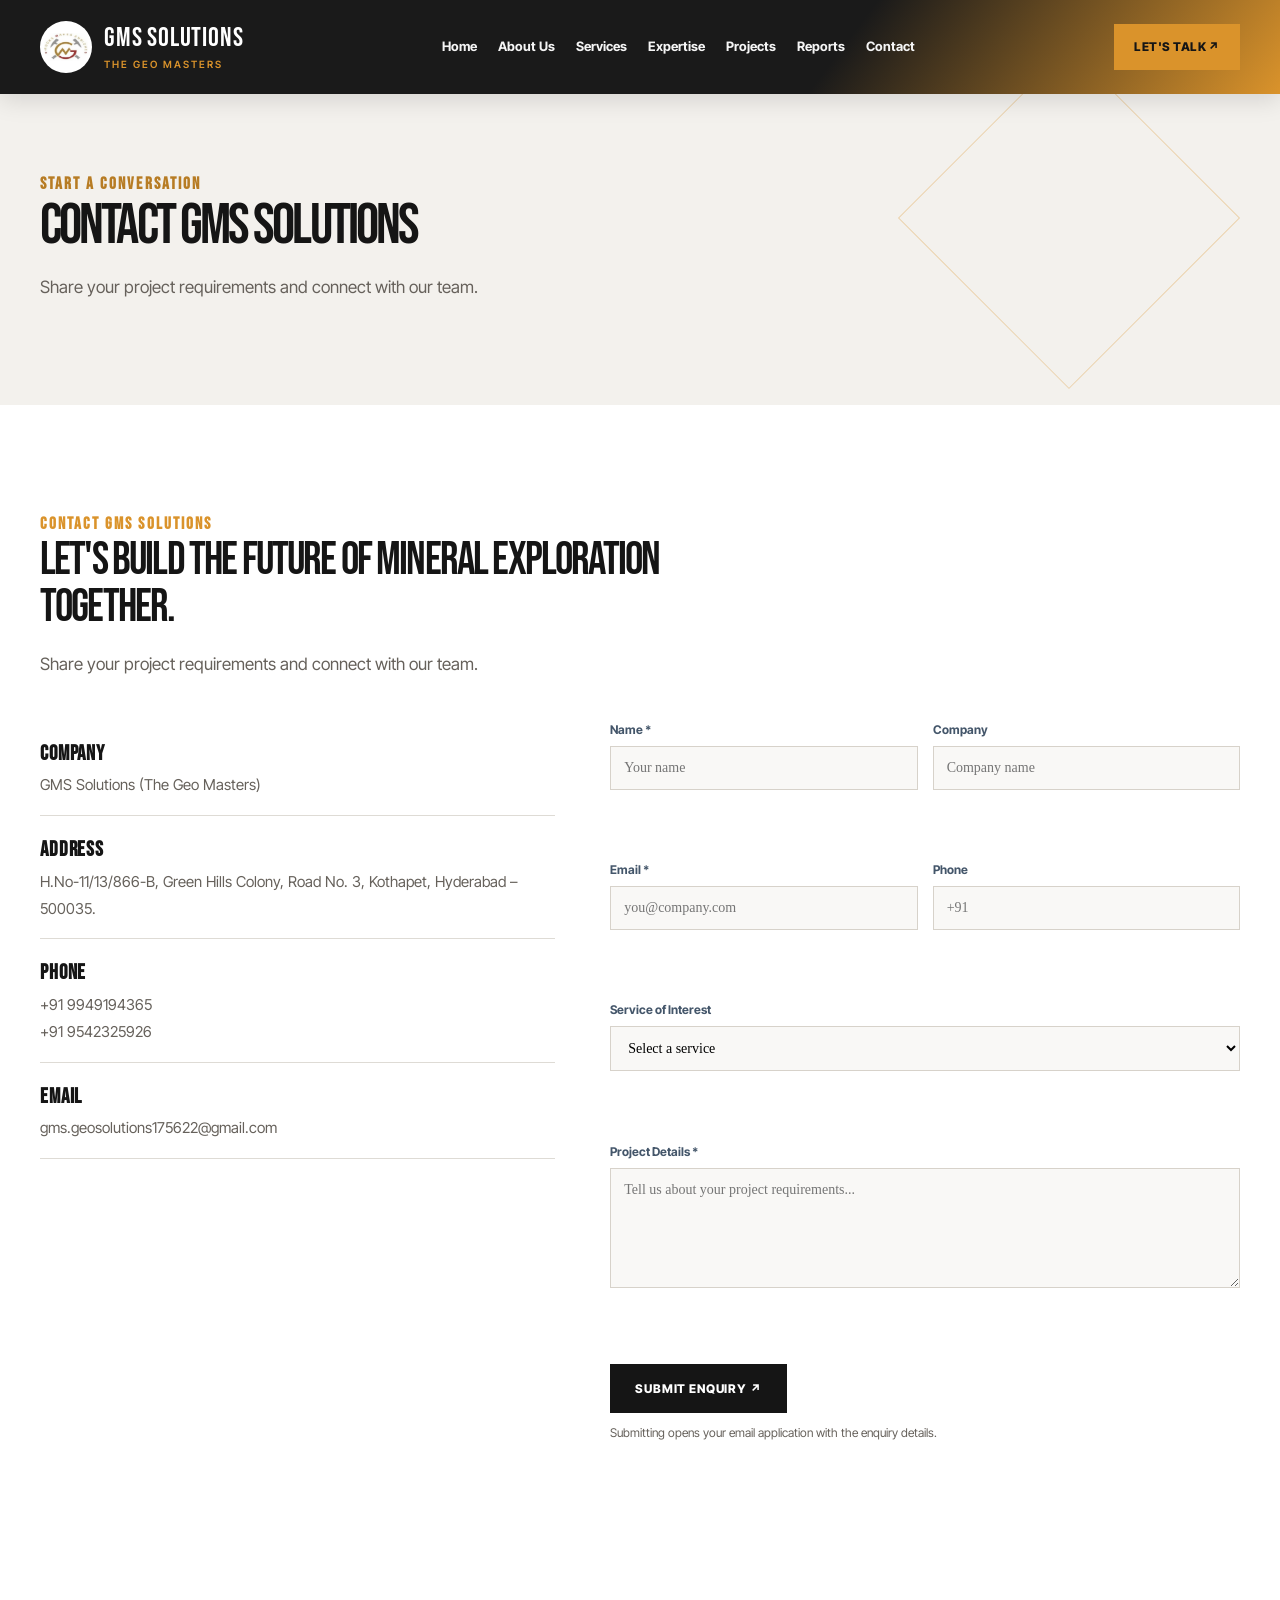
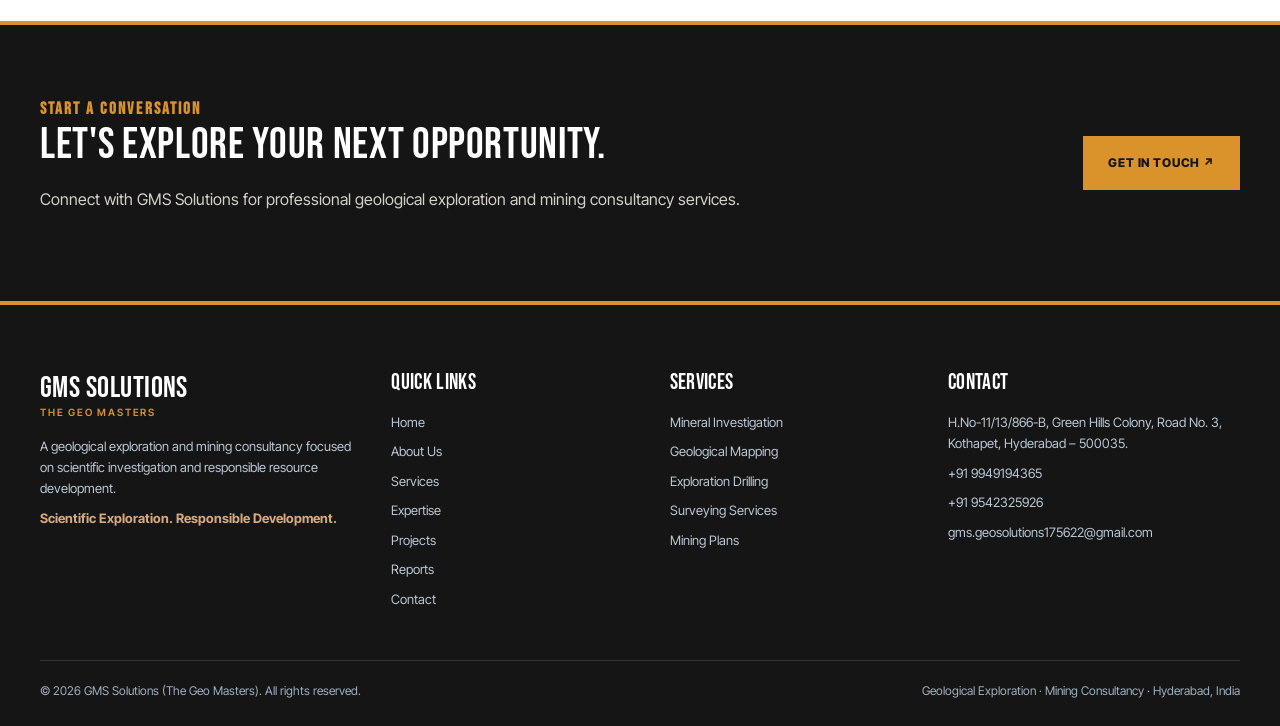
<file: contact.html>
<!DOCTYPE html><html lang="en"><head>
<meta charset="UTF-8"><meta name="viewport" content="width=device-width, initial-scale=1">
<title>GMS Solutions | Contact Us</title>
<meta name="description" content="Contact GMS Solutions in Hyderabad for geological exploration and mining consultancy.">
<meta name="theme-color" content="#151515">
<meta property="og:title" content="GMS Solutions | The Geo Masters"><meta property="og:description" content="Scientific Exploration. Responsible Development."><meta property="og:type" content="website">
<link rel="preconnect" href="https://fonts.googleapis.com"><link rel="preconnect" href="https://fonts.gstatic.com" crossorigin><link href="https://fonts.googleapis.com/css2?family=Bebas+Neue&family=Inter+Tight:wght@400;500;600;700;800&display=swap" rel="stylesheet">
<style>
:root{--navy:#17365d;--blue:#245b87;--copper:#b77a43;--gold:#c6a15b;--ink:#202a34;--muted:#65717c;--paper:#f5f5f2;--line:#e4e8eb;--white:#fff;--shadow:0 18px 55px #102b4717}*{box-sizing:border-box}html{scroll-behavior:smooth;scroll-padding-top:88px}body{margin:0;color:var(--ink);font-family:"DM Sans",sans-serif;line-height:1.65}h1,h2,h3,h4{font-family:Manrope,sans-serif;line-height:1.15;margin:0 0 18px;color:var(--navy)}p{margin:0 0 18px;color:var(--muted)}a{color:inherit;text-decoration:none}.container{width:min(1160px,calc(100% - 44px));margin:auto}.eyebrow{color:var(--copper);font-weight:700;text-transform:uppercase;letter-spacing:.16em;font-size:12px}.section{padding:96px 0}.section-head{max-width:720px;margin-bottom:42px}.section-head h2{font-size:clamp(30px,4vw,46px);letter-spacing:-.04em}.section-head p{font-size:17px}.btn{display:inline-flex;align-items:center;justify-content:center;gap:10px;padding:14px 22px;background:var(--copper);color:#fff;font-weight:700;border:1px solid var(--copper);transition:.25s}.btn:hover{background:#996238;transform:translateY(-2px)}.btn.outline{background:transparent;border-color:#ffffff90;color:#fff}.btn.navy{background:var(--navy);border-color:var(--navy)}.btn.navy:hover{background:var(--blue)}header{height:84px;position:fixed;inset:0 0 auto;z-index:50;background:#fff;box-shadow:0 4px 24px #122d4510;transition:.25s}header.scrolled{height:70px;background:#fffffff5;backdrop-filter:blur(12px)}.nav{height:100%;display:flex;align-items:center;justify-content:space-between;gap:24px}.brand{display:flex;align-items:center;gap:12px;font-family:Manrope;font-weight:800;color:var(--navy);line-height:1.1}.brand img{width:52px;height:52px;object-fit:contain}.brand small{display:block;font:600 9px "DM Sans";letter-spacing:.19em;color:var(--copper);margin-top:4px}.links{display:flex;align-items:center;gap:24px;font-size:13px;font-weight:700;color:#34475b}.links a:hover{color:var(--copper)}.nav-cta{padding:11px 16px;background:var(--navy);color:white;font-size:12px;font-weight:700}.menu{display:none;border:0;background:none;font-size:26px;color:var(--navy)}.hero{min-height:760px;padding:170px 0 100px;display:flex;align-items:center;color:#fff;background:linear-gradient(90deg,#0b1d32e8 0%,#102d4acc 53%,#102d4a55 100%),url('images/mangampeta-mine.jpg') center/cover no-repeat;position:relative}.hero:after{content:"";position:absolute;inset:auto 0 0;height:110px;background:linear-gradient(transparent,#0b1c2d35)}.hero-content{max-width:790px;position:relative;z-index:1}.hero .eyebrow{color:#e1b17d}.hero h1{color:white;font-size:clamp(42px,6vw,72px);letter-spacing:-.055em;margin:22px 0}.hero p{color:#e5edf3;font-size:18px;max-width:660px}.hero-actions{display:flex;gap:13px;flex-wrap:wrap;margin-top:30px}.hero-note{display:flex;gap:24px;margin-top:70px;color:#d7e0e8;font-size:12px;text-transform:uppercase;letter-spacing:.12em}.hero-note span:before{content:"";display:inline-block;width:22px;height:1px;background:var(--copper);vertical-align:middle;margin-right:10px}.intro-grid{display:grid;grid-template-columns:1fr 1fr;gap:65px;align-items:center}.intro-image{position:relative}.intro-image img{width:100%;height:470px;object-fit:cover}.image-tag{position:absolute;bottom:-20px;right:-20px;background:var(--navy);color:#fff;padding:23px 28px;max-width:220px;font-family:Manrope;font-weight:700}.intro-copy h2{font-size:clamp(30px,4vw,44px);letter-spacing:-.04em}.ticks{list-style:none;padding:0;margin:25px 0}.ticks li{padding:9px 0;border-bottom:1px solid var(--line);color:#435363}.ticks li:before{content:"↗";color:var(--copper);font-weight:800;margin-right:12px}.soft{background:var(--paper)}.cards{display:grid;grid-template-columns:repeat(3,1fr);gap:18px}.card{background:#fff;border:1px solid var(--line);padding:28px;transition:.25s;min-height:210px}.card:hover{transform:translateY(-5px);box-shadow:var(--shadow);border-color:#d1b18f}.card .num{font:800 13px Manrope;color:var(--copper);letter-spacing:.12em}.card h3{font-size:19px;margin:16px 0 10px}.card p{font-size:14px;margin:0}.card a{display:inline-block;margin-top:16px;color:var(--blue);font-size:13px;font-weight:700}.why-grid{display:grid;grid-template-columns:repeat(3,1fr);gap:0;border-top:1px solid var(--line);border-left:1px solid var(--line)}.why{padding:27px;border-right:1px solid var(--line);border-bottom:1px solid var(--line)}.why b{font:700 17px Manrope;color:var(--navy);display:block;margin-bottom:7px}.why p{font-size:14px;margin:0}.process{display:grid;grid-template-columns:repeat(7,1fr);gap:12px;counter-reset:step}.step{border-top:2px solid var(--copper);padding-top:18px;position:relative}.step:before{counter-increment:step;content:"0" counter(step);font:800 24px Manrope;color:#c5a17b}.step h3{font-size:14px;margin:10px 0}.step p{font-size:12px}.project-grid{display:grid;grid-template-columns:repeat(3,1fr);gap:16px}.project{position:relative;overflow:hidden;min-height:245px;background:#ddd;cursor:pointer}.project img{width:100%;height:100%;min-height:245px;object-fit:cover;display:block;transition:.5s}.project:hover img{transform:scale(1.06)}.project:after{content:"";position:absolute;inset:35% 0 0;background:linear-gradient(transparent,#081b2be8)}.project span{position:absolute;z-index:1;bottom:18px;left:20px;color:white;font:700 15px Manrope}.band{background:var(--navy);color:white;padding:70px 0}.band h2{color:white;font-size:clamp(30px,4vw,44px)}.band p{color:#d6e0e9}.band-inner{display:flex;align-items:center;justify-content:space-between;gap:30px}.page-intro{padding:150px 0 75px;background:var(--paper)}.page-intro h1{font-size:clamp(38px,5vw,58px);letter-spacing:-.05em;max-width:850px}.page-intro p{max-width:700px;font-size:17px}.two-col{display:grid;grid-template-columns:1fr 1fr;gap:50px;align-items:start}.panel{padding:32px;background:var(--paper);border-left:3px solid var(--copper)}.panel h3{font-size:23px}.pill-row{display:flex;flex-wrap:wrap;gap:10px;margin-top:20px}.pill{border:1px solid #d8dee3;padding:9px 13px;font-size:13px;color:#46596b;background:white}.service-list{display:grid;grid-template-columns:1fr 1fr;gap:18px}.service-item{padding:26px;border:1px solid var(--line);background:white}.service-item h3{font-size:19px}.service-item ul{padding-left:18px;color:var(--muted);font-size:14px;margin-bottom:0}.report-grid{display:grid;grid-template-columns:repeat(2,1fr);gap:16px}.report{display:flex;gap:17px;padding:22px;border:1px solid var(--line);align-items:flex-start}.report-icon{width:42px;height:48px;background:#edf1f4;color:var(--copper);display:grid;place-items:center;font-size:20px;flex:none}.report h3{font-size:17px;margin-bottom:5px}.report p{font-size:13px;margin:0}.contact-grid{display:grid;grid-template-columns:.9fr 1.1fr;gap:55px}.contact-line{padding:17px 0;border-bottom:1px solid var(--line)}.contact-line b{display:block;color:var(--navy);font-size:13px}.contact-line a,.contact-line span{color:var(--muted);font-size:15px}.form{display:grid;grid-template-columns:1fr 1fr;gap:15px}.form label{font-size:12px;font-weight:700;color:#44566a}.form input,.form select,.form textarea{width:100%;padding:13px;border:1px solid #dce2e7;background:white;font:14px "DM Sans";margin-top:6px}.form .full{grid-column:1/-1}.form textarea{min-height:120px;resize:vertical}.map{width:100%;height:320px;border:0;margin-top:30px;filter:grayscale(25%)}footer{background:#0e2744;color:#dbe3ea;padding:65px 0 25px}.footer-grid{display:grid;grid-template-columns:1.3fr 1fr 1fr 1.2fr;gap:35px}.footer-brand{color:white;font:800 22px Manrope}.footer-brand small{display:block;color:#d7a879;font:600 10px "DM Sans";letter-spacing:.18em}.footer-grid h4{color:white;font-size:14px;margin-bottom:17px}.footer-grid a,.footer-grid p{display:block;color:#b9c7d4;font-size:13px;margin:8px 0}.footer-bottom{border-top:1px solid #ffffff20;margin-top:42px;padding-top:20px;display:flex;justify-content:space-between;color:#9fb0c0;font-size:12px}.lightbox{display:none;position:fixed;inset:0;background:#071525ed;z-index:100;align-items:center;justify-content:center;padding:30px}.lightbox.open{display:flex}.lightbox img{max-width:min(100%,1000px);max-height:85vh;object-fit:contain}.lightbox button{position:absolute;top:25px;right:30px;background:none;border:0;color:white;font-size:36px;cursor:pointer}.reveal{opacity:0;transform:translateY(18px);transition:.65s}.reveal.visible{opacity:1;transform:none}@media(max-width:900px){.links{gap:13px}.links a{font-size:12px}.nav-cta{display:none}.process{grid-template-columns:repeat(4,1fr)}.footer-grid{grid-template-columns:1fr 1fr}}@media(max-width:700px){header{height:72px}.brand img{width:44px;height:44px}.menu{display:block}.links{display:none;position:absolute;top:72px;left:0;right:0;background:white;padding:20px 24px 26px;box-shadow:var(--shadow);flex-direction:column;align-items:flex-start}.links.open{display:flex}.links a{font-size:14px}.hero{min-height:720px;padding:135px 0 70px}.hero h1{font-size:43px}.hero-note{gap:12px;flex-direction:column;margin-top:45px}.section{padding:72px 0}.intro-grid,.two-col,.contact-grid{grid-template-columns:1fr;gap:35px}.intro-image img{height:330px}.image-tag{right:0}.cards,.why-grid,.project-grid{grid-template-columns:1fr 1fr}.process{grid-template-columns:repeat(2,1fr)}.service-list,.report-grid{grid-template-columns:1fr}.band-inner{align-items:flex-start;flex-direction:column}.footer-grid{grid-template-columns:1fr 1fr}.footer-bottom{gap:10px;flex-direction:column}.page-intro{padding:125px 0 55px}}@media(max-width:430px){.cards,.why-grid,.project-grid,.footer-grid{grid-template-columns:1fr}.form{grid-template-columns:1fr}.form .full{grid-column:auto}}
</style>
  <link rel="stylesheet" href="minetra-theme.css">
</head><body><header id="header"><div class="container nav"><a class="brand" href="index.html"><img src="images/gms-mark.jpg" alt="GMS mark"><span>GMS SOLUTIONS<small>THE GEO MASTERS</small></span></a><nav class="links" id="links"><a href="index.html">Home</a><a href="about.html">About Us</a><a href="services.html">Services</a><a href="expertise.html">Expertise</a><a href="projects.html">Projects</a><a href="reports.html">Reports</a><a href="contact.html">Contact</a></nav><a class="nav-cta" href="contact.html">LET'S TALK ↗</a><button class="menu" id="menu" aria-label="Toggle navigation" aria-expanded="false">☰</button></div></header><main><section class="page-intro"><div class="container"><div class="eyebrow">Start a Conversation</div><h1>Contact GMS Solutions</h1><p>Share your project requirements and connect with our team.</p></div></section><section class="section" id="contact"><div class="container"><div class="section-head"><div class="eyebrow">Contact GMS Solutions</div><h2>Let's Build the Future of Mineral Exploration Together.</h2><p>Share your project requirements and connect with our team.</p></div><div class="contact-grid"><div><div class="contact-line"><b>COMPANY</b><span>GMS Solutions (The Geo Masters)</span></div><div class="contact-line"><b>ADDRESS</b><span>H.No-11/13/866-B, Green Hills Colony, Road No. 3, Kothapet, Hyderabad – 500035.</span></div><div class="contact-line"><b>PHONE</b><a href="tel:+919949194365">+91 9949194365</a><br><a href="tel:+919542325926">+91 9542325926</a></div><div class="contact-line"><b>EMAIL</b><a href="mailto:gms.geosolutions175622@gmail.com">gms.geosolutions175622@gmail.com</a></div><iframe class="map" title="GMS Solutions location map" loading="lazy" src="https://www.openstreetmap.org/export/embed.html?bbox=78.52%2C17.34%2C78.57%2C17.39&layer=mapnik&marker=17.365%2C78.545"></iframe></div><form class="form" id="contactForm"><label>Name *<input name="name" required placeholder="Your name"></label><label>Company<input name="company" placeholder="Company name"></label><label>Email *<input name="email" type="email" required placeholder="you@company.com"></label><label>Phone<input name="phone" type="tel" placeholder="+91"></label><label class="full">Service of Interest<select name="service"><option value="">Select a service</option><option>Mineral Investigation</option><option>Geological Mapping</option><option>Remote Sensing, GIS & AutoCAD</option><option>Mineralogy & Petrology</option><option>Sampling</option><option>Surveying</option><option>Exploration Drilling</option><option>Mining Plans & Exploration Schemes</option><option>Environmental Services</option><option>Due Diligence & Feasibility Studies</option><option>Critical & Rare Earth Elements</option><option>Other</option></select></label><label class="full">Project Details *<textarea name="details" required placeholder="Tell us about your project requirements..."></textarea></label><div class="full"><button class="btn navy" type="submit">Submit Enquiry ↗</button><p id="formMessage" style="font-size:12px;margin-top:10px">Submitting opens your email application with the enquiry details.</p></div></form></div></div></section><section class="band"><div class="container band-inner"><div><div class="eyebrow">Start a conversation</div><h2>Let's Explore Your Next Opportunity.</h2><p>Connect with GMS Solutions for professional geological exploration and mining consultancy services.</p></div><a class="btn" href="contact.html">Get in Touch ↗</a></div></section></main><footer><div class="container"><div class="footer-grid"><div><div class="footer-brand">GMS SOLUTIONS<small>THE GEO MASTERS</small></div><p style="margin-top:18px">A geological exploration and mining consultancy focused on scientific investigation and responsible resource development.</p><p style="color:#d7a879;font-weight:700">Scientific Exploration. Responsible Development.</p></div><div><h4>QUICK LINKS</h4><a href="index.html">Home</a><a href="about.html">About Us</a><a href="services.html">Services</a><a href="expertise.html">Expertise</a><a href="projects.html">Projects</a><a href="reports.html">Reports</a><a href="contact.html">Contact</a></div><div><h4>SERVICES</h4><a href="services.html">Mineral Investigation</a><a href="services.html">Geological Mapping</a><a href="services.html">Exploration Drilling</a><a href="services.html">Surveying Services</a><a href="services.html">Mining Plans</a></div><div><h4>CONTACT</h4><p>H.No-11/13/866-B, Green Hills Colony, Road No. 3, Kothapet, Hyderabad – 500035.</p><a href="tel:+919949194365">+91 9949194365</a><a href="tel:+919542325926">+91 9542325926</a><a href="mailto:gms.geosolutions175622@gmail.com">gms.geosolutions175622@gmail.com</a></div></div><div class="footer-bottom"><span>© <span id="year"></span> GMS Solutions (The Geo Masters). All rights reserved.</span><span>Geological Exploration · Mining Consultancy · Hyderabad, India</span></div></div></footer><script>
const header=document.getElementById('header'),menu=document.getElementById('menu'),links=document.getElementById('links');
window.addEventListener('scroll',()=>header?.classList.toggle('scrolled',window.scrollY>20));
menu?.addEventListener('click',()=>{links?.classList.toggle('open');menu.setAttribute('aria-expanded',links.classList.contains('open'));});
links?.querySelectorAll('a').forEach(a=>a.addEventListener('click',()=>links.classList.remove('open')));
if('IntersectionObserver' in window){const observer=new IntersectionObserver(entries=>entries.forEach(e=>{if(e.isIntersecting){e.target.classList.add('visible');observer.unobserve(e.target)}}),{threshold:.12});document.querySelectorAll('.reveal').forEach(el=>observer.observe(el));}
const lightbox=document.getElementById('lightbox'),lbImg=document.getElementById('lightboxImg');
document.querySelectorAll('.project img').forEach(img=>img.addEventListener('click',()=>{if(lightbox&&lbImg){lbImg.src=img.src;lbImg.alt=img.alt;lightbox.classList.add('open')}}));
document.getElementById('closeLightbox')?.addEventListener('click',()=>lightbox?.classList.remove('open'));
lightbox?.addEventListener('click',e=>{if(e.target===lightbox)lightbox.classList.remove('open')});
document.addEventListener('keydown',e=>{if(e.key==='Escape')lightbox?.classList.remove('open')});
const year=document.getElementById('year');if(year)year.textContent=new Date().getFullYear();
const form=document.getElementById('contactForm');form?.addEventListener('submit',e=>{e.preventDefault();const f=new FormData(form);const body=[`Name: ${f.get('name')}`,`Company: ${f.get('company')}`,`Email: ${f.get('email')}`,`Phone: ${f.get('phone')}`,`Service: ${f.get('service')}`,`Project details:`,f.get('details')].join('\\n');location.href=`mailto:gms.geosolutions175622@gmail.com?subject=${encodeURIComponent('Website enquiry - GMS Solutions')}&body=${encodeURIComponent(body)}`;});
</script></body></html>
</file>
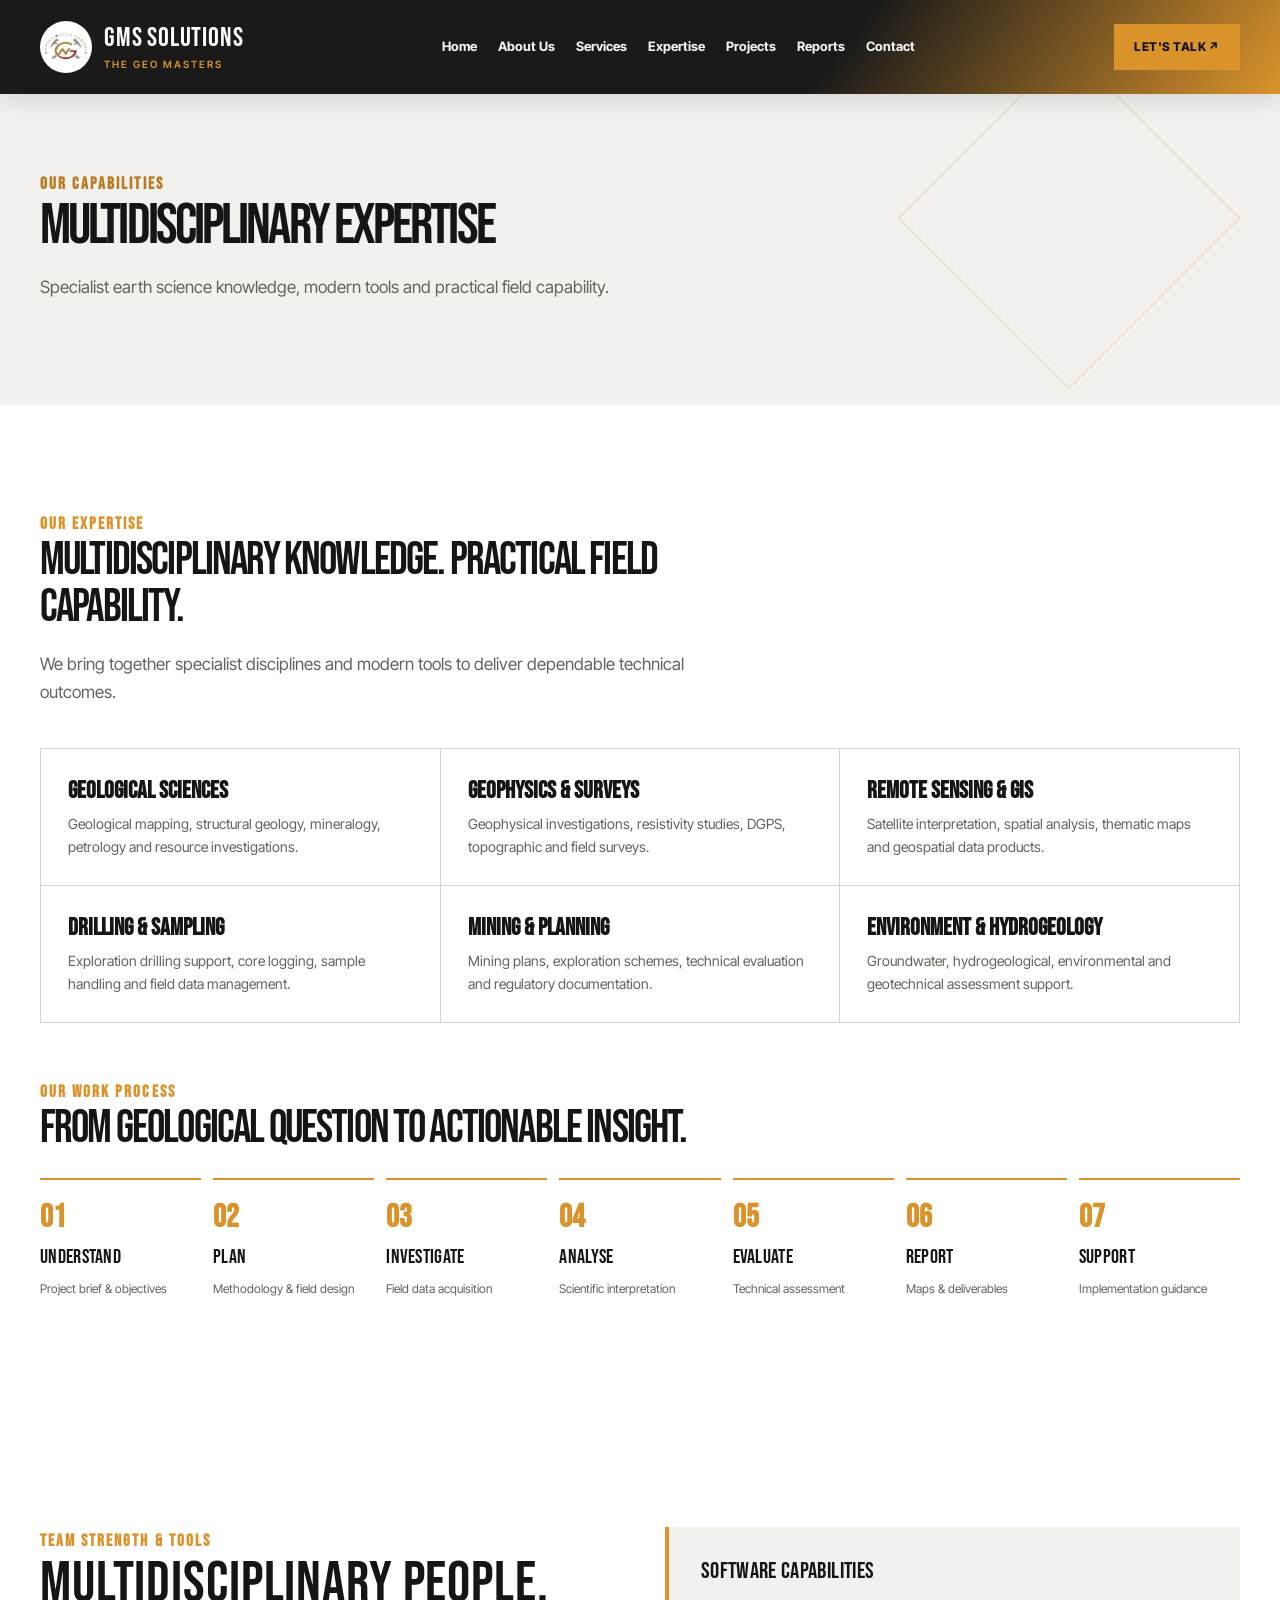
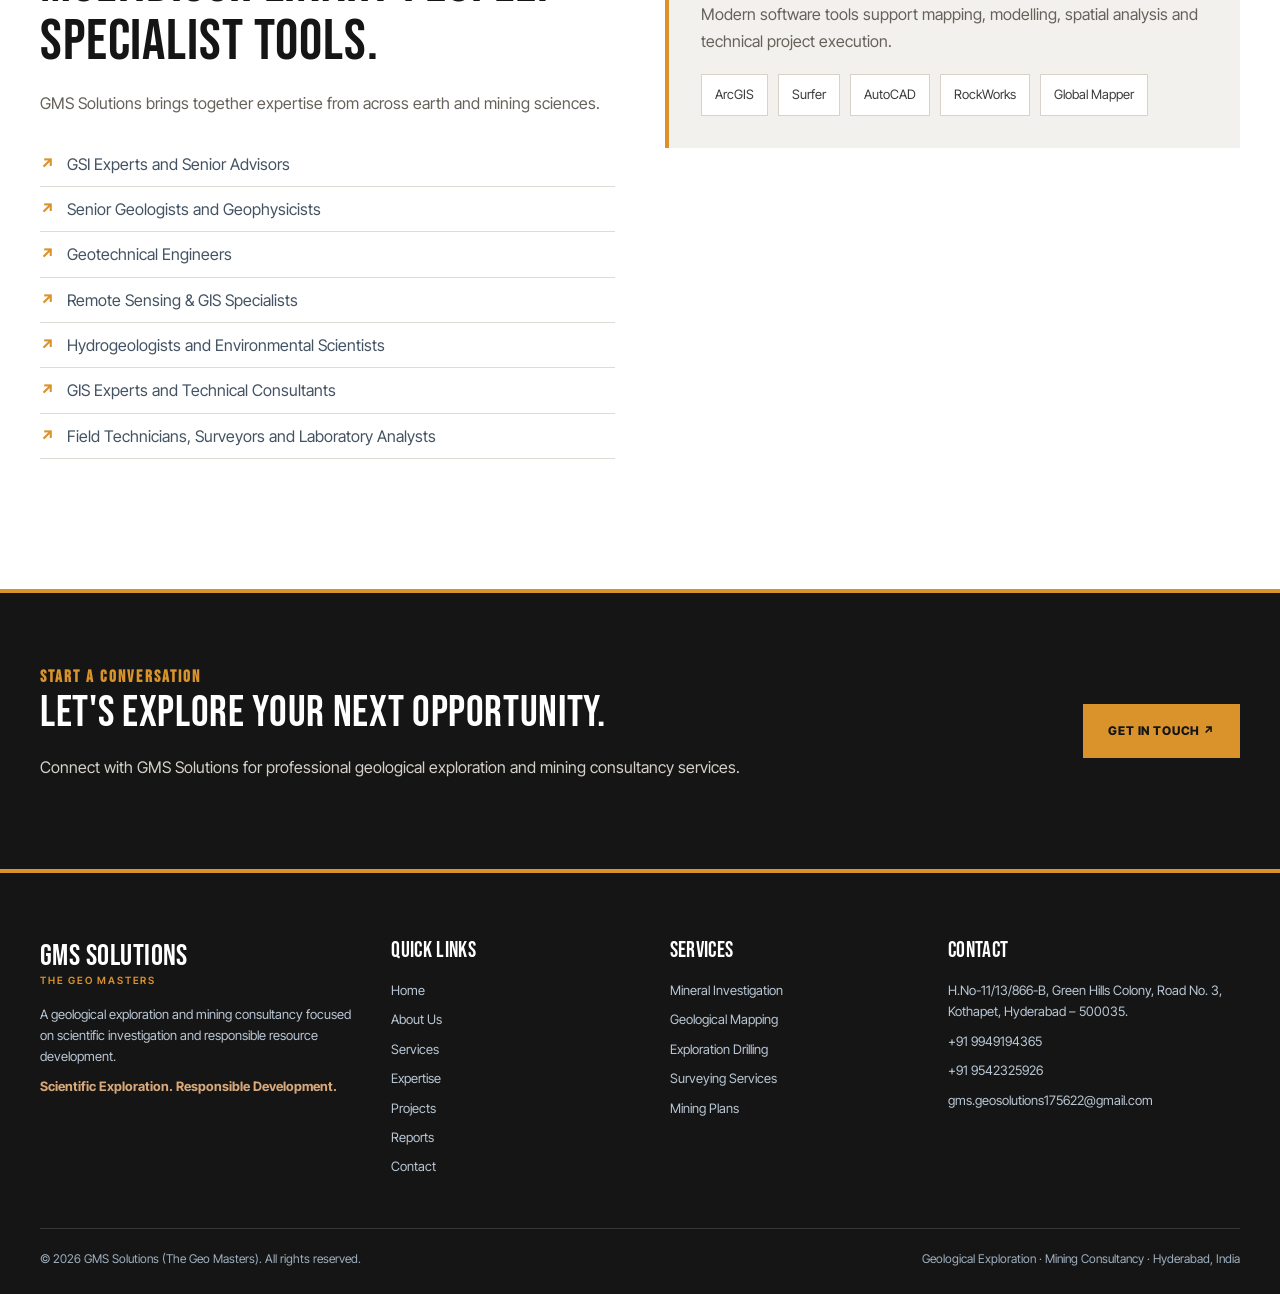
<file: expertise.html>
<!DOCTYPE html><html lang="en"><head>
<meta charset="UTF-8"><meta name="viewport" content="width=device-width, initial-scale=1">
<title>GMS Solutions | Expertise</title>
<meta name="description" content="GMS technical capabilities, geological disciplines, work process and software expertise.">
<meta name="theme-color" content="#151515">
<meta property="og:title" content="GMS Solutions | The Geo Masters"><meta property="og:description" content="Scientific Exploration. Responsible Development."><meta property="og:type" content="website">
<link rel="preconnect" href="https://fonts.googleapis.com"><link rel="preconnect" href="https://fonts.gstatic.com" crossorigin><link href="https://fonts.googleapis.com/css2?family=Bebas+Neue&family=Inter+Tight:wght@400;500;600;700;800&display=swap" rel="stylesheet">
<style>
:root{--navy:#17365d;--blue:#245b87;--copper:#b77a43;--gold:#c6a15b;--ink:#202a34;--muted:#65717c;--paper:#f5f5f2;--line:#e4e8eb;--white:#fff;--shadow:0 18px 55px #102b4717}*{box-sizing:border-box}html{scroll-behavior:smooth;scroll-padding-top:88px}body{margin:0;color:var(--ink);font-family:"DM Sans",sans-serif;line-height:1.65}h1,h2,h3,h4{font-family:Manrope,sans-serif;line-height:1.15;margin:0 0 18px;color:var(--navy)}p{margin:0 0 18px;color:var(--muted)}a{color:inherit;text-decoration:none}.container{width:min(1160px,calc(100% - 44px));margin:auto}.eyebrow{color:var(--copper);font-weight:700;text-transform:uppercase;letter-spacing:.16em;font-size:12px}.section{padding:96px 0}.section-head{max-width:720px;margin-bottom:42px}.section-head h2{font-size:clamp(30px,4vw,46px);letter-spacing:-.04em}.section-head p{font-size:17px}.btn{display:inline-flex;align-items:center;justify-content:center;gap:10px;padding:14px 22px;background:var(--copper);color:#fff;font-weight:700;border:1px solid var(--copper);transition:.25s}.btn:hover{background:#996238;transform:translateY(-2px)}.btn.outline{background:transparent;border-color:#ffffff90;color:#fff}.btn.navy{background:var(--navy);border-color:var(--navy)}.btn.navy:hover{background:var(--blue)}header{height:84px;position:fixed;inset:0 0 auto;z-index:50;background:#fff;box-shadow:0 4px 24px #122d4510;transition:.25s}header.scrolled{height:70px;background:#fffffff5;backdrop-filter:blur(12px)}.nav{height:100%;display:flex;align-items:center;justify-content:space-between;gap:24px}.brand{display:flex;align-items:center;gap:12px;font-family:Manrope;font-weight:800;color:var(--navy);line-height:1.1}.brand img{width:52px;height:52px;object-fit:contain}.brand small{display:block;font:600 9px "DM Sans";letter-spacing:.19em;color:var(--copper);margin-top:4px}.links{display:flex;align-items:center;gap:24px;font-size:13px;font-weight:700;color:#34475b}.links a:hover{color:var(--copper)}.nav-cta{padding:11px 16px;background:var(--navy);color:white;font-size:12px;font-weight:700}.menu{display:none;border:0;background:none;font-size:26px;color:var(--navy)}.hero{min-height:760px;padding:170px 0 100px;display:flex;align-items:center;color:#fff;background:linear-gradient(90deg,#0b1d32e8 0%,#102d4acc 53%,#102d4a55 100%),url('images/mangampeta-mine.jpg') center/cover no-repeat;position:relative}.hero:after{content:"";position:absolute;inset:auto 0 0;height:110px;background:linear-gradient(transparent,#0b1c2d35)}.hero-content{max-width:790px;position:relative;z-index:1}.hero .eyebrow{color:#e1b17d}.hero h1{color:white;font-size:clamp(42px,6vw,72px);letter-spacing:-.055em;margin:22px 0}.hero p{color:#e5edf3;font-size:18px;max-width:660px}.hero-actions{display:flex;gap:13px;flex-wrap:wrap;margin-top:30px}.hero-note{display:flex;gap:24px;margin-top:70px;color:#d7e0e8;font-size:12px;text-transform:uppercase;letter-spacing:.12em}.hero-note span:before{content:"";display:inline-block;width:22px;height:1px;background:var(--copper);vertical-align:middle;margin-right:10px}.intro-grid{display:grid;grid-template-columns:1fr 1fr;gap:65px;align-items:center}.intro-image{position:relative}.intro-image img{width:100%;height:470px;object-fit:cover}.image-tag{position:absolute;bottom:-20px;right:-20px;background:var(--navy);color:#fff;padding:23px 28px;max-width:220px;font-family:Manrope;font-weight:700}.intro-copy h2{font-size:clamp(30px,4vw,44px);letter-spacing:-.04em}.ticks{list-style:none;padding:0;margin:25px 0}.ticks li{padding:9px 0;border-bottom:1px solid var(--line);color:#435363}.ticks li:before{content:"↗";color:var(--copper);font-weight:800;margin-right:12px}.soft{background:var(--paper)}.cards{display:grid;grid-template-columns:repeat(3,1fr);gap:18px}.card{background:#fff;border:1px solid var(--line);padding:28px;transition:.25s;min-height:210px}.card:hover{transform:translateY(-5px);box-shadow:var(--shadow);border-color:#d1b18f}.card .num{font:800 13px Manrope;color:var(--copper);letter-spacing:.12em}.card h3{font-size:19px;margin:16px 0 10px}.card p{font-size:14px;margin:0}.card a{display:inline-block;margin-top:16px;color:var(--blue);font-size:13px;font-weight:700}.why-grid{display:grid;grid-template-columns:repeat(3,1fr);gap:0;border-top:1px solid var(--line);border-left:1px solid var(--line)}.why{padding:27px;border-right:1px solid var(--line);border-bottom:1px solid var(--line)}.why b{font:700 17px Manrope;color:var(--navy);display:block;margin-bottom:7px}.why p{font-size:14px;margin:0}.process{display:grid;grid-template-columns:repeat(7,1fr);gap:12px;counter-reset:step}.step{border-top:2px solid var(--copper);padding-top:18px;position:relative}.step:before{counter-increment:step;content:"0" counter(step);font:800 24px Manrope;color:#c5a17b}.step h3{font-size:14px;margin:10px 0}.step p{font-size:12px}.project-grid{display:grid;grid-template-columns:repeat(3,1fr);gap:16px}.project{position:relative;overflow:hidden;min-height:245px;background:#ddd;cursor:pointer}.project img{width:100%;height:100%;min-height:245px;object-fit:cover;display:block;transition:.5s}.project:hover img{transform:scale(1.06)}.project:after{content:"";position:absolute;inset:35% 0 0;background:linear-gradient(transparent,#081b2be8)}.project span{position:absolute;z-index:1;bottom:18px;left:20px;color:white;font:700 15px Manrope}.band{background:var(--navy);color:white;padding:70px 0}.band h2{color:white;font-size:clamp(30px,4vw,44px)}.band p{color:#d6e0e9}.band-inner{display:flex;align-items:center;justify-content:space-between;gap:30px}.page-intro{padding:150px 0 75px;background:var(--paper)}.page-intro h1{font-size:clamp(38px,5vw,58px);letter-spacing:-.05em;max-width:850px}.page-intro p{max-width:700px;font-size:17px}.two-col{display:grid;grid-template-columns:1fr 1fr;gap:50px;align-items:start}.panel{padding:32px;background:var(--paper);border-left:3px solid var(--copper)}.panel h3{font-size:23px}.pill-row{display:flex;flex-wrap:wrap;gap:10px;margin-top:20px}.pill{border:1px solid #d8dee3;padding:9px 13px;font-size:13px;color:#46596b;background:white}.service-list{display:grid;grid-template-columns:1fr 1fr;gap:18px}.service-item{padding:26px;border:1px solid var(--line);background:white}.service-item h3{font-size:19px}.service-item ul{padding-left:18px;color:var(--muted);font-size:14px;margin-bottom:0}.report-grid{display:grid;grid-template-columns:repeat(2,1fr);gap:16px}.report{display:flex;gap:17px;padding:22px;border:1px solid var(--line);align-items:flex-start}.report-icon{width:42px;height:48px;background:#edf1f4;color:var(--copper);display:grid;place-items:center;font-size:20px;flex:none}.report h3{font-size:17px;margin-bottom:5px}.report p{font-size:13px;margin:0}.contact-grid{display:grid;grid-template-columns:.9fr 1.1fr;gap:55px}.contact-line{padding:17px 0;border-bottom:1px solid var(--line)}.contact-line b{display:block;color:var(--navy);font-size:13px}.contact-line a,.contact-line span{color:var(--muted);font-size:15px}.form{display:grid;grid-template-columns:1fr 1fr;gap:15px}.form label{font-size:12px;font-weight:700;color:#44566a}.form input,.form select,.form textarea{width:100%;padding:13px;border:1px solid #dce2e7;background:white;font:14px "DM Sans";margin-top:6px}.form .full{grid-column:1/-1}.form textarea{min-height:120px;resize:vertical}.map{width:100%;height:320px;border:0;margin-top:30px;filter:grayscale(25%)}footer{background:#0e2744;color:#dbe3ea;padding:65px 0 25px}.footer-grid{display:grid;grid-template-columns:1.3fr 1fr 1fr 1.2fr;gap:35px}.footer-brand{color:white;font:800 22px Manrope}.footer-brand small{display:block;color:#d7a879;font:600 10px "DM Sans";letter-spacing:.18em}.footer-grid h4{color:white;font-size:14px;margin-bottom:17px}.footer-grid a,.footer-grid p{display:block;color:#b9c7d4;font-size:13px;margin:8px 0}.footer-bottom{border-top:1px solid #ffffff20;margin-top:42px;padding-top:20px;display:flex;justify-content:space-between;color:#9fb0c0;font-size:12px}.lightbox{display:none;position:fixed;inset:0;background:#071525ed;z-index:100;align-items:center;justify-content:center;padding:30px}.lightbox.open{display:flex}.lightbox img{max-width:min(100%,1000px);max-height:85vh;object-fit:contain}.lightbox button{position:absolute;top:25px;right:30px;background:none;border:0;color:white;font-size:36px;cursor:pointer}.reveal{opacity:0;transform:translateY(18px);transition:.65s}.reveal.visible{opacity:1;transform:none}@media(max-width:900px){.links{gap:13px}.links a{font-size:12px}.nav-cta{display:none}.process{grid-template-columns:repeat(4,1fr)}.footer-grid{grid-template-columns:1fr 1fr}}@media(max-width:700px){header{height:72px}.brand img{width:44px;height:44px}.menu{display:block}.links{display:none;position:absolute;top:72px;left:0;right:0;background:white;padding:20px 24px 26px;box-shadow:var(--shadow);flex-direction:column;align-items:flex-start}.links.open{display:flex}.links a{font-size:14px}.hero{min-height:720px;padding:135px 0 70px}.hero h1{font-size:43px}.hero-note{gap:12px;flex-direction:column;margin-top:45px}.section{padding:72px 0}.intro-grid,.two-col,.contact-grid{grid-template-columns:1fr;gap:35px}.intro-image img{height:330px}.image-tag{right:0}.cards,.why-grid,.project-grid{grid-template-columns:1fr 1fr}.process{grid-template-columns:repeat(2,1fr)}.service-list,.report-grid{grid-template-columns:1fr}.band-inner{align-items:flex-start;flex-direction:column}.footer-grid{grid-template-columns:1fr 1fr}.footer-bottom{gap:10px;flex-direction:column}.page-intro{padding:125px 0 55px}}@media(max-width:430px){.cards,.why-grid,.project-grid,.footer-grid{grid-template-columns:1fr}.form{grid-template-columns:1fr}.form .full{grid-column:auto}}
</style>
  <link rel="stylesheet" href="minetra-theme.css">
</head><body><header id="header"><div class="container nav"><a class="brand" href="index.html"><img src="images/gms-mark.jpg" alt="GMS mark"><span>GMS SOLUTIONS<small>THE GEO MASTERS</small></span></a><nav class="links" id="links"><a href="index.html">Home</a><a href="about.html">About Us</a><a href="services.html">Services</a><a href="expertise.html">Expertise</a><a href="projects.html">Projects</a><a href="reports.html">Reports</a><a href="contact.html">Contact</a></nav><a class="nav-cta" href="contact.html">LET'S TALK ↗</a><button class="menu" id="menu" aria-label="Toggle navigation" aria-expanded="false">☰</button></div></header><main><section class="page-intro"><div class="container"><div class="eyebrow">Our Capabilities</div><h1>Multidisciplinary Expertise</h1><p>Specialist earth science knowledge, modern tools and practical field capability.</p></div></section><section class="section" id="expertise"><div class="container"><div class="section-head reveal"><div class="eyebrow">Our Expertise</div><h2>Multidisciplinary Knowledge. Practical Field Capability.</h2><p>We bring together specialist disciplines and modern tools to deliver dependable technical outcomes.</p></div><div class="why-grid"><div class="why"><b>Geological Sciences</b><p>Geological mapping, structural geology, mineralogy, petrology and resource investigations.</p></div><div class="why"><b>Geophysics & Surveys</b><p>Geophysical investigations, resistivity studies, DGPS, topographic and field surveys.</p></div><div class="why"><b>Remote Sensing & GIS</b><p>Satellite interpretation, spatial analysis, thematic maps and geospatial data products.</p></div><div class="why"><b>Drilling & Sampling</b><p>Exploration drilling support, core logging, sample handling and field data management.</p></div><div class="why"><b>Mining & Planning</b><p>Mining plans, exploration schemes, technical evaluation and regulatory documentation.</p></div><div class="why"><b>Environment & Hydrogeology</b><p>Groundwater, hydrogeological, environmental and geotechnical assessment support.</p></div></div><div class="section-head" style="margin:55px 0 25px"><div class="eyebrow">Our Work Process</div><h2>From Geological Question to Actionable Insight.</h2></div><div class="process"><div class="step"><h3>Understand</h3><p>Project brief & objectives</p></div><div class="step"><h3>Plan</h3><p>Methodology & field design</p></div><div class="step"><h3>Investigate</h3><p>Field data acquisition</p></div><div class="step"><h3>Analyse</h3><p>Scientific interpretation</p></div><div class="step"><h3>Evaluate</h3><p>Technical assessment</p></div><div class="step"><h3>Report</h3><p>Maps & deliverables</p></div><div class="step"><h3>Support</h3><p>Implementation guidance</p></div></div></div></section><section class="section" id="team"><div class="container two-col"><div><div class="eyebrow">Team strength & tools</div><h2>Multidisciplinary People. Specialist Tools.</h2><p>GMS Solutions brings together expertise from across earth and mining sciences.</p><ul class="ticks"><li>GSI Experts and Senior Advisors</li><li>Senior Geologists and Geophysicists</li><li>Geotechnical Engineers</li><li>Remote Sensing & GIS Specialists</li><li>Hydrogeologists and Environmental Scientists</li><li>GIS Experts and Technical Consultants</li><li>Field Technicians, Surveyors and Laboratory Analysts</li></ul></div><div class="panel"><h3>Software capabilities</h3><p>Modern software tools support mapping, modelling, spatial analysis and technical project execution.</p><div class="pill-row"><span class="pill">ArcGIS</span><span class="pill">Surfer</span><span class="pill">AutoCAD</span><span class="pill">RockWorks</span><span class="pill">Global Mapper</span></div></div></div></section><section class="band"><div class="container band-inner"><div><div class="eyebrow">Start a conversation</div><h2>Let's Explore Your Next Opportunity.</h2><p>Connect with GMS Solutions for professional geological exploration and mining consultancy services.</p></div><a class="btn" href="contact.html">Get in Touch ↗</a></div></section></main><footer><div class="container"><div class="footer-grid"><div><div class="footer-brand">GMS SOLUTIONS<small>THE GEO MASTERS</small></div><p style="margin-top:18px">A geological exploration and mining consultancy focused on scientific investigation and responsible resource development.</p><p style="color:#d7a879;font-weight:700">Scientific Exploration. Responsible Development.</p></div><div><h4>QUICK LINKS</h4><a href="index.html">Home</a><a href="about.html">About Us</a><a href="services.html">Services</a><a href="expertise.html">Expertise</a><a href="projects.html">Projects</a><a href="reports.html">Reports</a><a href="contact.html">Contact</a></div><div><h4>SERVICES</h4><a href="services.html">Mineral Investigation</a><a href="services.html">Geological Mapping</a><a href="services.html">Exploration Drilling</a><a href="services.html">Surveying Services</a><a href="services.html">Mining Plans</a></div><div><h4>CONTACT</h4><p>H.No-11/13/866-B, Green Hills Colony, Road No. 3, Kothapet, Hyderabad – 500035.</p><a href="tel:+919949194365">+91 9949194365</a><a href="tel:+919542325926">+91 9542325926</a><a href="mailto:gms.geosolutions175622@gmail.com">gms.geosolutions175622@gmail.com</a></div></div><div class="footer-bottom"><span>© <span id="year"></span> GMS Solutions (The Geo Masters). All rights reserved.</span><span>Geological Exploration · Mining Consultancy · Hyderabad, India</span></div></div></footer><script>
const header=document.getElementById('header'),menu=document.getElementById('menu'),links=document.getElementById('links');
window.addEventListener('scroll',()=>header?.classList.toggle('scrolled',window.scrollY>20));
menu?.addEventListener('click',()=>{links?.classList.toggle('open');menu.setAttribute('aria-expanded',links.classList.contains('open'));});
links?.querySelectorAll('a').forEach(a=>a.addEventListener('click',()=>links.classList.remove('open')));
if('IntersectionObserver' in window){const observer=new IntersectionObserver(entries=>entries.forEach(e=>{if(e.isIntersecting){e.target.classList.add('visible');observer.unobserve(e.target)}}),{threshold:.12});document.querySelectorAll('.reveal').forEach(el=>observer.observe(el));}
const lightbox=document.getElementById('lightbox'),lbImg=document.getElementById('lightboxImg');
document.querySelectorAll('.project img').forEach(img=>img.addEventListener('click',()=>{if(lightbox&&lbImg){lbImg.src=img.src;lbImg.alt=img.alt;lightbox.classList.add('open')}}));
document.getElementById('closeLightbox')?.addEventListener('click',()=>lightbox?.classList.remove('open'));
lightbox?.addEventListener('click',e=>{if(e.target===lightbox)lightbox.classList.remove('open')});
document.addEventListener('keydown',e=>{if(e.key==='Escape')lightbox?.classList.remove('open')});
const year=document.getElementById('year');if(year)year.textContent=new Date().getFullYear();
const form=document.getElementById('contactForm');form?.addEventListener('submit',e=>{e.preventDefault();const f=new FormData(form);const body=[`Name: ${f.get('name')}`,`Company: ${f.get('company')}`,`Email: ${f.get('email')}`,`Phone: ${f.get('phone')}`,`Service: ${f.get('service')}`,`Project details:`,f.get('details')].join('\\n');location.href=`mailto:gms.geosolutions175622@gmail.com?subject=${encodeURIComponent('Website enquiry - GMS Solutions')}&body=${encodeURIComponent(body)}`;});
</script></body></html>
</file>
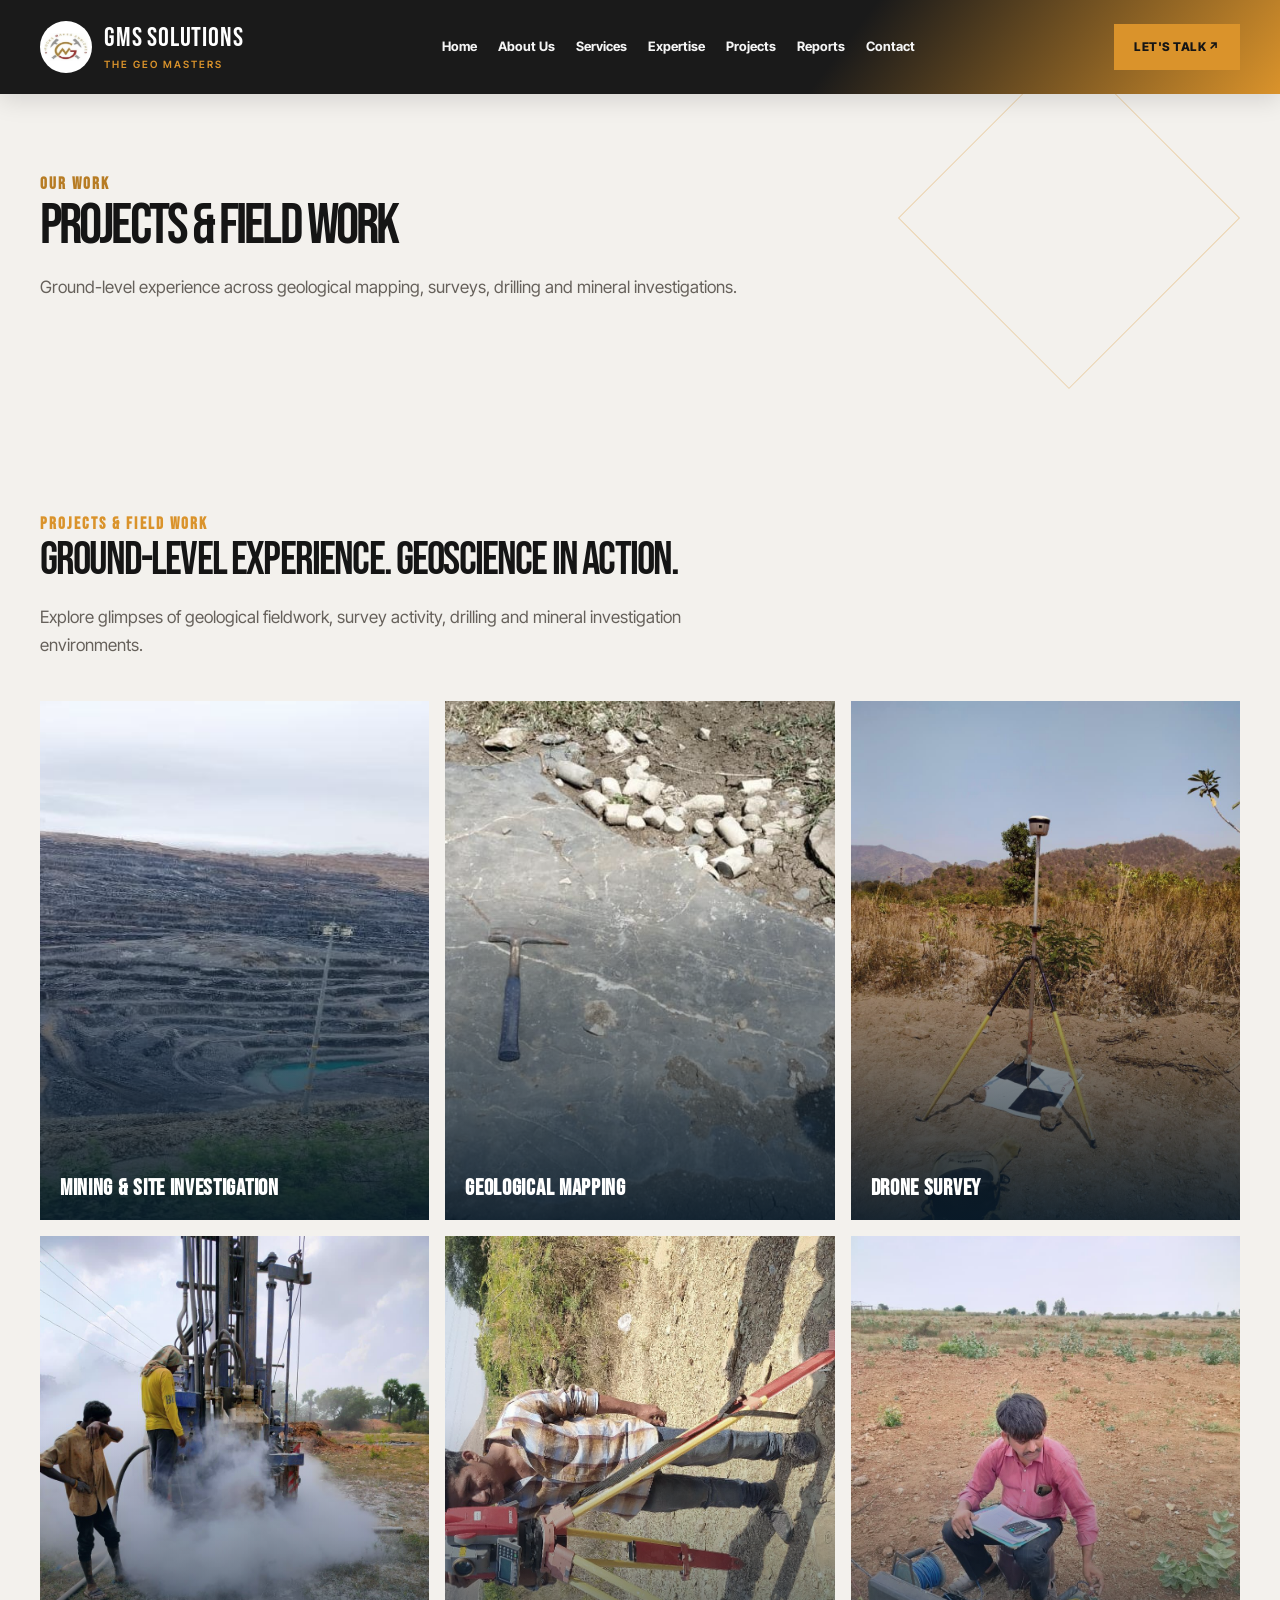
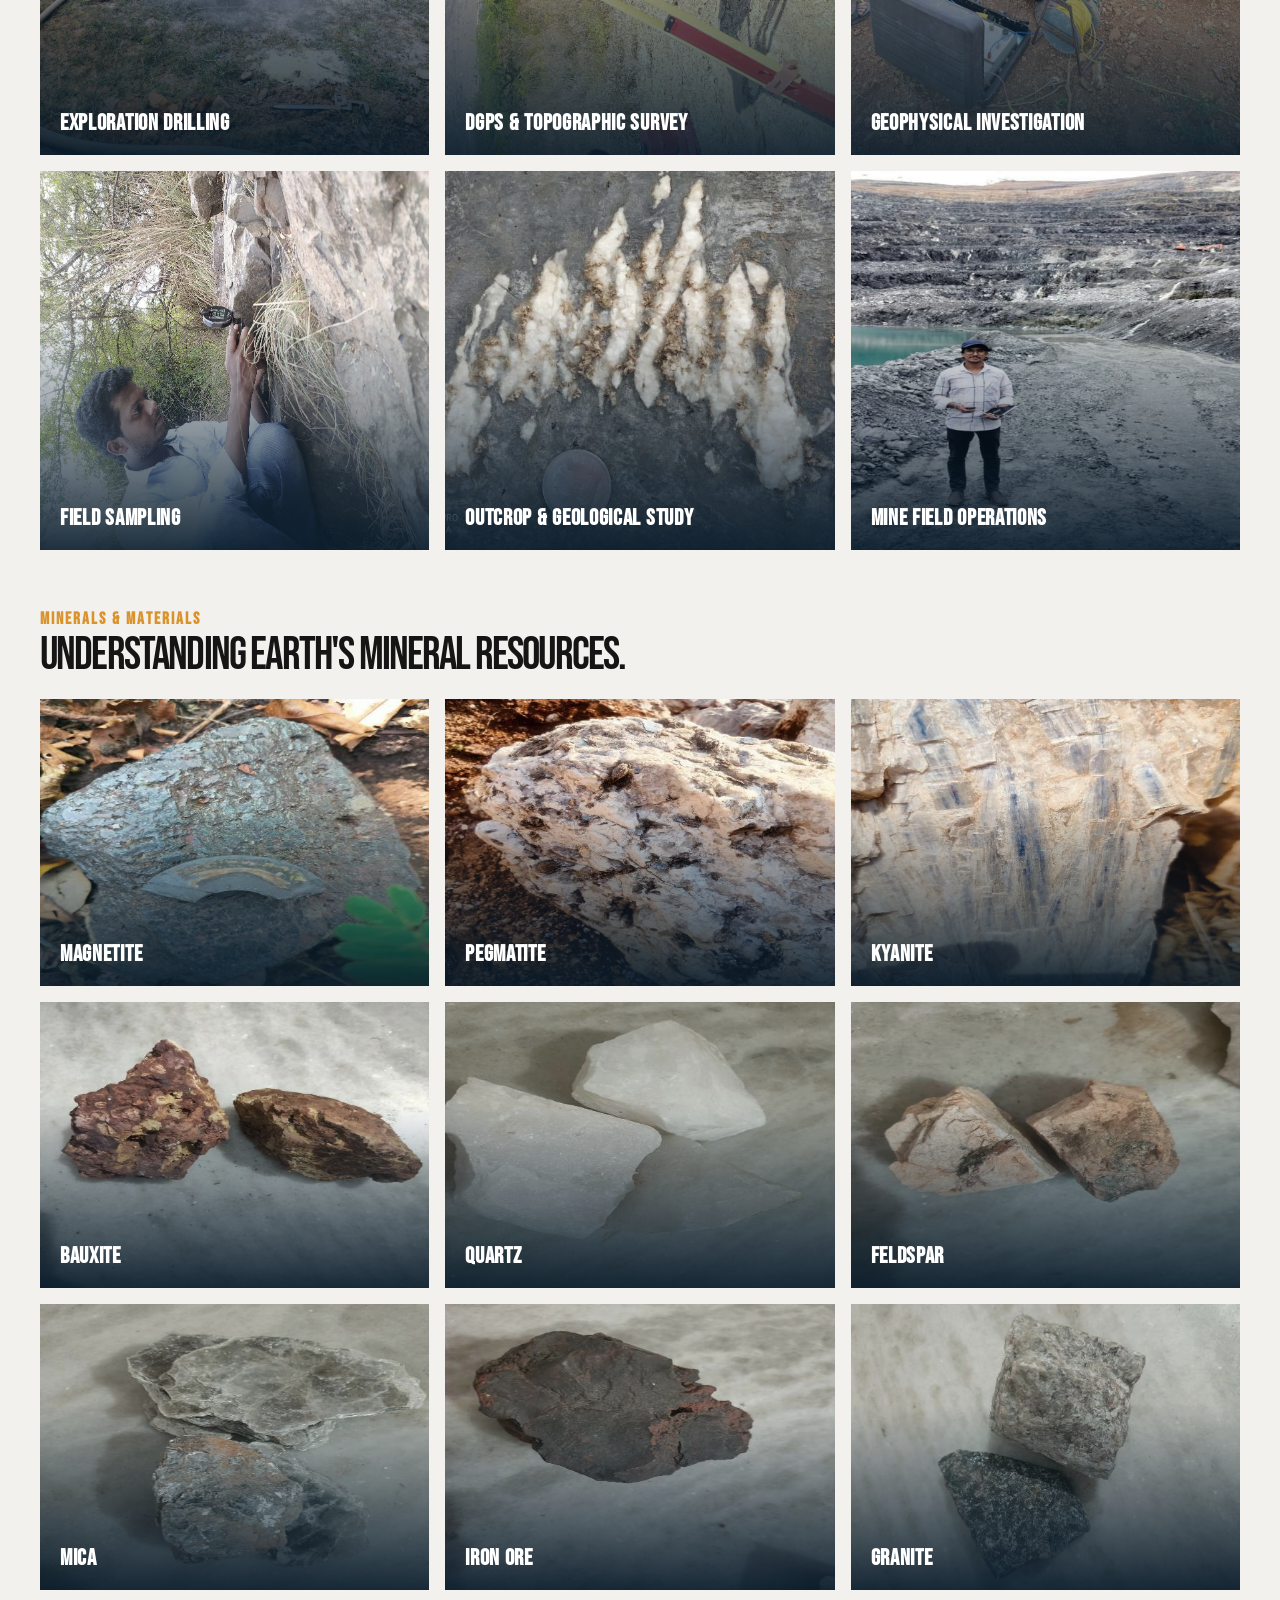
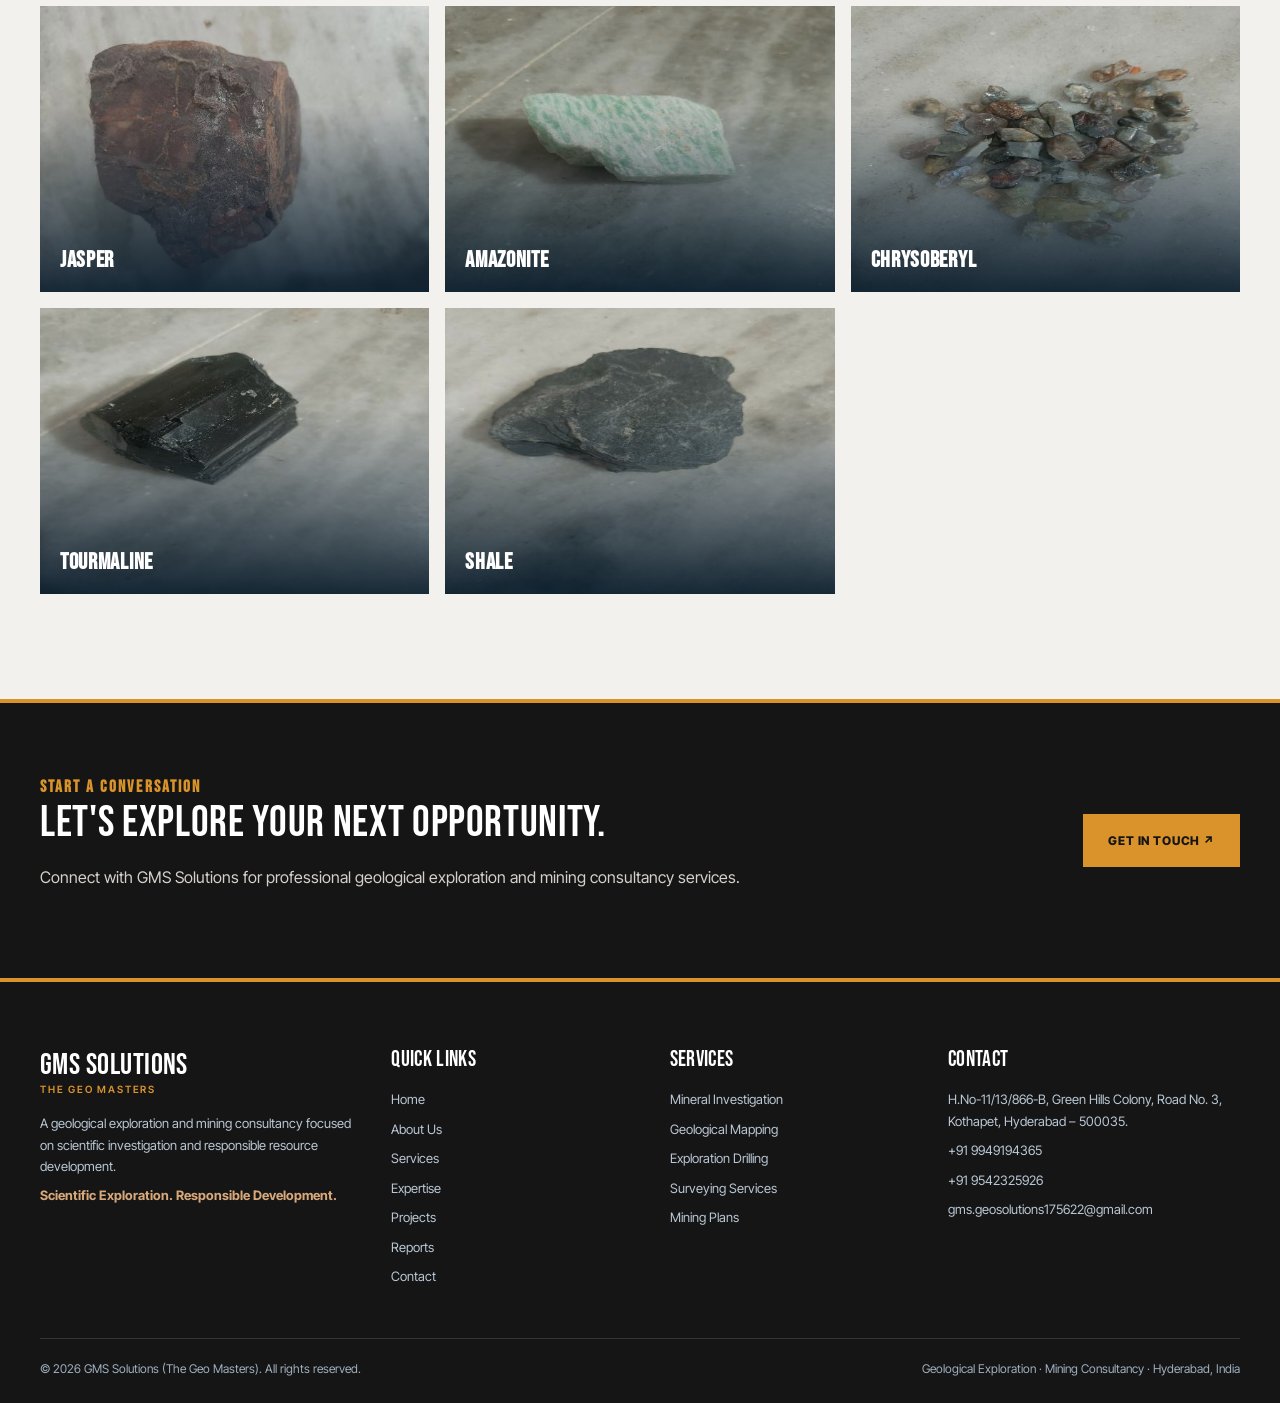
<file: projects.html>
<!DOCTYPE html><html lang="en"><head>
<meta charset="UTF-8"><meta name="viewport" content="width=device-width, initial-scale=1">
<title>GMS Solutions | Projects</title>
<meta name="description" content="Explore GMS geological fieldwork, surveys, drilling and mineral sample gallery.">
<meta name="theme-color" content="#151515">
<meta property="og:title" content="GMS Solutions | The Geo Masters"><meta property="og:description" content="Scientific Exploration. Responsible Development."><meta property="og:type" content="website">
<link rel="preconnect" href="https://fonts.googleapis.com"><link rel="preconnect" href="https://fonts.gstatic.com" crossorigin><link href="https://fonts.googleapis.com/css2?family=Bebas+Neue&family=Inter+Tight:wght@400;500;600;700;800&display=swap" rel="stylesheet">
<style>
:root{--navy:#17365d;--blue:#245b87;--copper:#b77a43;--gold:#c6a15b;--ink:#202a34;--muted:#65717c;--paper:#f5f5f2;--line:#e4e8eb;--white:#fff;--shadow:0 18px 55px #102b4717}*{box-sizing:border-box}html{scroll-behavior:smooth;scroll-padding-top:88px}body{margin:0;color:var(--ink);font-family:"DM Sans",sans-serif;line-height:1.65}h1,h2,h3,h4{font-family:Manrope,sans-serif;line-height:1.15;margin:0 0 18px;color:var(--navy)}p{margin:0 0 18px;color:var(--muted)}a{color:inherit;text-decoration:none}.container{width:min(1160px,calc(100% - 44px));margin:auto}.eyebrow{color:var(--copper);font-weight:700;text-transform:uppercase;letter-spacing:.16em;font-size:12px}.section{padding:96px 0}.section-head{max-width:720px;margin-bottom:42px}.section-head h2{font-size:clamp(30px,4vw,46px);letter-spacing:-.04em}.section-head p{font-size:17px}.btn{display:inline-flex;align-items:center;justify-content:center;gap:10px;padding:14px 22px;background:var(--copper);color:#fff;font-weight:700;border:1px solid var(--copper);transition:.25s}.btn:hover{background:#996238;transform:translateY(-2px)}.btn.outline{background:transparent;border-color:#ffffff90;color:#fff}.btn.navy{background:var(--navy);border-color:var(--navy)}.btn.navy:hover{background:var(--blue)}header{height:84px;position:fixed;inset:0 0 auto;z-index:50;background:#fff;box-shadow:0 4px 24px #122d4510;transition:.25s}header.scrolled{height:70px;background:#fffffff5;backdrop-filter:blur(12px)}.nav{height:100%;display:flex;align-items:center;justify-content:space-between;gap:24px}.brand{display:flex;align-items:center;gap:12px;font-family:Manrope;font-weight:800;color:var(--navy);line-height:1.1}.brand img{width:52px;height:52px;object-fit:contain}.brand small{display:block;font:600 9px "DM Sans";letter-spacing:.19em;color:var(--copper);margin-top:4px}.links{display:flex;align-items:center;gap:24px;font-size:13px;font-weight:700;color:#34475b}.links a:hover{color:var(--copper)}.nav-cta{padding:11px 16px;background:var(--navy);color:white;font-size:12px;font-weight:700}.menu{display:none;border:0;background:none;font-size:26px;color:var(--navy)}.hero{min-height:760px;padding:170px 0 100px;display:flex;align-items:center;color:#fff;background:linear-gradient(90deg,#0b1d32e8 0%,#102d4acc 53%,#102d4a55 100%),url('images/mangampeta-mine.jpg') center/cover no-repeat;position:relative}.hero:after{content:"";position:absolute;inset:auto 0 0;height:110px;background:linear-gradient(transparent,#0b1c2d35)}.hero-content{max-width:790px;position:relative;z-index:1}.hero .eyebrow{color:#e1b17d}.hero h1{color:white;font-size:clamp(42px,6vw,72px);letter-spacing:-.055em;margin:22px 0}.hero p{color:#e5edf3;font-size:18px;max-width:660px}.hero-actions{display:flex;gap:13px;flex-wrap:wrap;margin-top:30px}.hero-note{display:flex;gap:24px;margin-top:70px;color:#d7e0e8;font-size:12px;text-transform:uppercase;letter-spacing:.12em}.hero-note span:before{content:"";display:inline-block;width:22px;height:1px;background:var(--copper);vertical-align:middle;margin-right:10px}.intro-grid{display:grid;grid-template-columns:1fr 1fr;gap:65px;align-items:center}.intro-image{position:relative}.intro-image img{width:100%;height:470px;object-fit:cover}.image-tag{position:absolute;bottom:-20px;right:-20px;background:var(--navy);color:#fff;padding:23px 28px;max-width:220px;font-family:Manrope;font-weight:700}.intro-copy h2{font-size:clamp(30px,4vw,44px);letter-spacing:-.04em}.ticks{list-style:none;padding:0;margin:25px 0}.ticks li{padding:9px 0;border-bottom:1px solid var(--line);color:#435363}.ticks li:before{content:"↗";color:var(--copper);font-weight:800;margin-right:12px}.soft{background:var(--paper)}.cards{display:grid;grid-template-columns:repeat(3,1fr);gap:18px}.card{background:#fff;border:1px solid var(--line);padding:28px;transition:.25s;min-height:210px}.card:hover{transform:translateY(-5px);box-shadow:var(--shadow);border-color:#d1b18f}.card .num{font:800 13px Manrope;color:var(--copper);letter-spacing:.12em}.card h3{font-size:19px;margin:16px 0 10px}.card p{font-size:14px;margin:0}.card a{display:inline-block;margin-top:16px;color:var(--blue);font-size:13px;font-weight:700}.why-grid{display:grid;grid-template-columns:repeat(3,1fr);gap:0;border-top:1px solid var(--line);border-left:1px solid var(--line)}.why{padding:27px;border-right:1px solid var(--line);border-bottom:1px solid var(--line)}.why b{font:700 17px Manrope;color:var(--navy);display:block;margin-bottom:7px}.why p{font-size:14px;margin:0}.process{display:grid;grid-template-columns:repeat(7,1fr);gap:12px;counter-reset:step}.step{border-top:2px solid var(--copper);padding-top:18px;position:relative}.step:before{counter-increment:step;content:"0" counter(step);font:800 24px Manrope;color:#c5a17b}.step h3{font-size:14px;margin:10px 0}.step p{font-size:12px}.project-grid{display:grid;grid-template-columns:repeat(3,1fr);gap:16px}.project{position:relative;overflow:hidden;min-height:245px;background:#ddd;cursor:pointer}.project img{width:100%;height:100%;min-height:245px;object-fit:cover;display:block;transition:.5s}.project:hover img{transform:scale(1.06)}.project:after{content:"";position:absolute;inset:35% 0 0;background:linear-gradient(transparent,#081b2be8)}.project span{position:absolute;z-index:1;bottom:18px;left:20px;color:white;font:700 15px Manrope}.band{background:var(--navy);color:white;padding:70px 0}.band h2{color:white;font-size:clamp(30px,4vw,44px)}.band p{color:#d6e0e9}.band-inner{display:flex;align-items:center;justify-content:space-between;gap:30px}.page-intro{padding:150px 0 75px;background:var(--paper)}.page-intro h1{font-size:clamp(38px,5vw,58px);letter-spacing:-.05em;max-width:850px}.page-intro p{max-width:700px;font-size:17px}.two-col{display:grid;grid-template-columns:1fr 1fr;gap:50px;align-items:start}.panel{padding:32px;background:var(--paper);border-left:3px solid var(--copper)}.panel h3{font-size:23px}.pill-row{display:flex;flex-wrap:wrap;gap:10px;margin-top:20px}.pill{border:1px solid #d8dee3;padding:9px 13px;font-size:13px;color:#46596b;background:white}.service-list{display:grid;grid-template-columns:1fr 1fr;gap:18px}.service-item{padding:26px;border:1px solid var(--line);background:white}.service-item h3{font-size:19px}.service-item ul{padding-left:18px;color:var(--muted);font-size:14px;margin-bottom:0}.report-grid{display:grid;grid-template-columns:repeat(2,1fr);gap:16px}.report{display:flex;gap:17px;padding:22px;border:1px solid var(--line);align-items:flex-start}.report-icon{width:42px;height:48px;background:#edf1f4;color:var(--copper);display:grid;place-items:center;font-size:20px;flex:none}.report h3{font-size:17px;margin-bottom:5px}.report p{font-size:13px;margin:0}.contact-grid{display:grid;grid-template-columns:.9fr 1.1fr;gap:55px}.contact-line{padding:17px 0;border-bottom:1px solid var(--line)}.contact-line b{display:block;color:var(--navy);font-size:13px}.contact-line a,.contact-line span{color:var(--muted);font-size:15px}.form{display:grid;grid-template-columns:1fr 1fr;gap:15px}.form label{font-size:12px;font-weight:700;color:#44566a}.form input,.form select,.form textarea{width:100%;padding:13px;border:1px solid #dce2e7;background:white;font:14px "DM Sans";margin-top:6px}.form .full{grid-column:1/-1}.form textarea{min-height:120px;resize:vertical}.map{width:100%;height:320px;border:0;margin-top:30px;filter:grayscale(25%)}footer{background:#0e2744;color:#dbe3ea;padding:65px 0 25px}.footer-grid{display:grid;grid-template-columns:1.3fr 1fr 1fr 1.2fr;gap:35px}.footer-brand{color:white;font:800 22px Manrope}.footer-brand small{display:block;color:#d7a879;font:600 10px "DM Sans";letter-spacing:.18em}.footer-grid h4{color:white;font-size:14px;margin-bottom:17px}.footer-grid a,.footer-grid p{display:block;color:#b9c7d4;font-size:13px;margin:8px 0}.footer-bottom{border-top:1px solid #ffffff20;margin-top:42px;padding-top:20px;display:flex;justify-content:space-between;color:#9fb0c0;font-size:12px}.lightbox{display:none;position:fixed;inset:0;background:#071525ed;z-index:100;align-items:center;justify-content:center;padding:30px}.lightbox.open{display:flex}.lightbox img{max-width:min(100%,1000px);max-height:85vh;object-fit:contain}.lightbox button{position:absolute;top:25px;right:30px;background:none;border:0;color:white;font-size:36px;cursor:pointer}.reveal{opacity:0;transform:translateY(18px);transition:.65s}.reveal.visible{opacity:1;transform:none}@media(max-width:900px){.links{gap:13px}.links a{font-size:12px}.nav-cta{display:none}.process{grid-template-columns:repeat(4,1fr)}.footer-grid{grid-template-columns:1fr 1fr}}@media(max-width:700px){header{height:72px}.brand img{width:44px;height:44px}.menu{display:block}.links{display:none;position:absolute;top:72px;left:0;right:0;background:white;padding:20px 24px 26px;box-shadow:var(--shadow);flex-direction:column;align-items:flex-start}.links.open{display:flex}.links a{font-size:14px}.hero{min-height:720px;padding:135px 0 70px}.hero h1{font-size:43px}.hero-note{gap:12px;flex-direction:column;margin-top:45px}.section{padding:72px 0}.intro-grid,.two-col,.contact-grid{grid-template-columns:1fr;gap:35px}.intro-image img{height:330px}.image-tag{right:0}.cards,.why-grid,.project-grid{grid-template-columns:1fr 1fr}.process{grid-template-columns:repeat(2,1fr)}.service-list,.report-grid{grid-template-columns:1fr}.band-inner{align-items:flex-start;flex-direction:column}.footer-grid{grid-template-columns:1fr 1fr}.footer-bottom{gap:10px;flex-direction:column}.page-intro{padding:125px 0 55px}}@media(max-width:430px){.cards,.why-grid,.project-grid,.footer-grid{grid-template-columns:1fr}.form{grid-template-columns:1fr}.form .full{grid-column:auto}}
</style>
  <link rel="stylesheet" href="minetra-theme.css">
</head><body><header id="header"><div class="container nav"><a class="brand" href="index.html"><img src="images/gms-mark.jpg" alt="GMS mark"><span>GMS SOLUTIONS<small>THE GEO MASTERS</small></span></a><nav class="links" id="links"><a href="index.html">Home</a><a href="about.html">About Us</a><a href="services.html">Services</a><a href="expertise.html">Expertise</a><a href="projects.html">Projects</a><a href="reports.html">Reports</a><a href="contact.html">Contact</a></nav><a class="nav-cta" href="contact.html">LET'S TALK ↗</a><button class="menu" id="menu" aria-label="Toggle navigation" aria-expanded="false">☰</button></div></header><main><section class="page-intro"><div class="container"><div class="eyebrow">Our Work</div><h1>Projects & Field Work</h1><p>Ground-level experience across geological mapping, surveys, drilling and mineral investigations.</p></div></section><section class="section soft" id="projects"><div class="container"><div class="section-head reveal"><div class="eyebrow">Projects & Field Work</div><h2>Ground-Level Experience. Geoscience in Action.</h2><p>Explore glimpses of geological fieldwork, survey activity, drilling and mineral investigation environments.</p></div><div class="project-grid"><div class="project"><img src="images/mangampeta-mine.jpg" alt="Mangampeta mining landscape"><span>Mining & Site Investigation</span></div><div class="project"><img src="images/geology-mapping.jpg" alt="Geological mapping in the field"><span>Geological Mapping</span></div><div class="project"><img src="images/drone-survey.jpg" alt="Drone survey operations"><span>Drone Survey</span></div><div class="project"><img src="images/drilling.jpg" alt="Exploration drilling activity"><span>Exploration Drilling</span></div><div class="project"><img src="images/dgps-survey.jpg" alt="DGPS survey equipment"><span>DGPS & Topographic Survey</span></div><div class="project"><img src="images/resistivity.jpg" alt="Geophysical resistivity survey"><span>Geophysical Investigation</span></div><div class="project"><img src="images/field-sampling.jpg" alt="Field sampling work"><span>Field Sampling</span></div><div class="project"><img src="images/outcrop.jpg" alt="Rock outcrop exposure"><span>Outcrop & Geological Study</span></div><div class="project"><img src="images/mine-field.jpg" alt="Mine field operations"><span>Mine Field Operations</span></div></div><div class="section-head" style="margin:55px 0 20px"><div class="eyebrow">Minerals & Materials</div><h2>Understanding Earth's Mineral Resources.</h2></div><div class="project-grid"><div class="project"><img src="images/img-033.jpg" alt="Magnetite sample"><span>Magnetite</span></div><div class="project"><img src="images/img-034.jpg" alt="Pegmatite sample"><span>Pegmatite</span></div><div class="project"><img src="images/img-035.jpg" alt="Kyanite sample"><span>Kyanite</span></div><div class="project"><img src="images/img-036.jpg" alt="Bauxite sample"><span>Bauxite</span></div><div class="project"><img src="images/img-037.jpg" alt="Quartz sample"><span>Quartz</span></div><div class="project"><img src="images/img-038.jpg" alt="Feldspar sample"><span>Feldspar</span></div><div class="project"><img src="images/img-039.jpg" alt="Mica sample"><span>Mica</span></div><div class="project"><img src="images/img-040.jpg" alt="Iron ore sample"><span>Iron Ore</span></div><div class="project"><img src="images/img-041.jpg" alt="Granite sample"><span>Granite</span></div><div class="project"><img src="images/img-042.jpg" alt="Jasper sample"><span>Jasper</span></div><div class="project"><img src="images/img-043.jpg" alt="Amazonite sample"><span>Amazonite</span></div><div class="project"><img src="images/img-045.jpg" alt="Chrysoberyl sample"><span>Chrysoberyl</span></div><div class="project"><img src="images/img-046.jpg" alt="Tourmaline sample"><span>Tourmaline</span></div><div class="project"><img src="images/img-047.jpg" alt="Shale sample"><span>Shale</span></div></div></div></section><div class="lightbox" id="lightbox" role="dialog" aria-modal="true" aria-label="Image preview"><button id="closeLightbox" aria-label="Close image preview">×</button><img id="lightboxImg" alt="Expanded project photograph"></div><section class="band"><div class="container band-inner"><div><div class="eyebrow">Start a conversation</div><h2>Let's Explore Your Next Opportunity.</h2><p>Connect with GMS Solutions for professional geological exploration and mining consultancy services.</p></div><a class="btn" href="contact.html">Get in Touch ↗</a></div></section></main><footer><div class="container"><div class="footer-grid"><div><div class="footer-brand">GMS SOLUTIONS<small>THE GEO MASTERS</small></div><p style="margin-top:18px">A geological exploration and mining consultancy focused on scientific investigation and responsible resource development.</p><p style="color:#d7a879;font-weight:700">Scientific Exploration. Responsible Development.</p></div><div><h4>QUICK LINKS</h4><a href="index.html">Home</a><a href="about.html">About Us</a><a href="services.html">Services</a><a href="expertise.html">Expertise</a><a href="projects.html">Projects</a><a href="reports.html">Reports</a><a href="contact.html">Contact</a></div><div><h4>SERVICES</h4><a href="services.html">Mineral Investigation</a><a href="services.html">Geological Mapping</a><a href="services.html">Exploration Drilling</a><a href="services.html">Surveying Services</a><a href="services.html">Mining Plans</a></div><div><h4>CONTACT</h4><p>H.No-11/13/866-B, Green Hills Colony, Road No. 3, Kothapet, Hyderabad – 500035.</p><a href="tel:+919949194365">+91 9949194365</a><a href="tel:+919542325926">+91 9542325926</a><a href="mailto:gms.geosolutions175622@gmail.com">gms.geosolutions175622@gmail.com</a></div></div><div class="footer-bottom"><span>© <span id="year"></span> GMS Solutions (The Geo Masters). All rights reserved.</span><span>Geological Exploration · Mining Consultancy · Hyderabad, India</span></div></div></footer><script>
const header=document.getElementById('header'),menu=document.getElementById('menu'),links=document.getElementById('links');
window.addEventListener('scroll',()=>header?.classList.toggle('scrolled',window.scrollY>20));
menu?.addEventListener('click',()=>{links?.classList.toggle('open');menu.setAttribute('aria-expanded',links.classList.contains('open'));});
links?.querySelectorAll('a').forEach(a=>a.addEventListener('click',()=>links.classList.remove('open')));
if('IntersectionObserver' in window){const observer=new IntersectionObserver(entries=>entries.forEach(e=>{if(e.isIntersecting){e.target.classList.add('visible');observer.unobserve(e.target)}}),{threshold:.12});document.querySelectorAll('.reveal').forEach(el=>observer.observe(el));}
const lightbox=document.getElementById('lightbox'),lbImg=document.getElementById('lightboxImg');
document.querySelectorAll('.project img').forEach(img=>img.addEventListener('click',()=>{if(lightbox&&lbImg){lbImg.src=img.src;lbImg.alt=img.alt;lightbox.classList.add('open')}}));
document.getElementById('closeLightbox')?.addEventListener('click',()=>lightbox?.classList.remove('open'));
lightbox?.addEventListener('click',e=>{if(e.target===lightbox)lightbox.classList.remove('open')});
document.addEventListener('keydown',e=>{if(e.key==='Escape')lightbox?.classList.remove('open')});
const year=document.getElementById('year');if(year)year.textContent=new Date().getFullYear();
const form=document.getElementById('contactForm');form?.addEventListener('submit',e=>{e.preventDefault();const f=new FormData(form);const body=[`Name: ${f.get('name')}`,`Company: ${f.get('company')}`,`Email: ${f.get('email')}`,`Phone: ${f.get('phone')}`,`Service: ${f.get('service')}`,`Project details:`,f.get('details')].join('\\n');location.href=`mailto:gms.geosolutions175622@gmail.com?subject=${encodeURIComponent('Website enquiry - GMS Solutions')}&body=${encodeURIComponent(body)}`;});
</script></body></html>
</file>
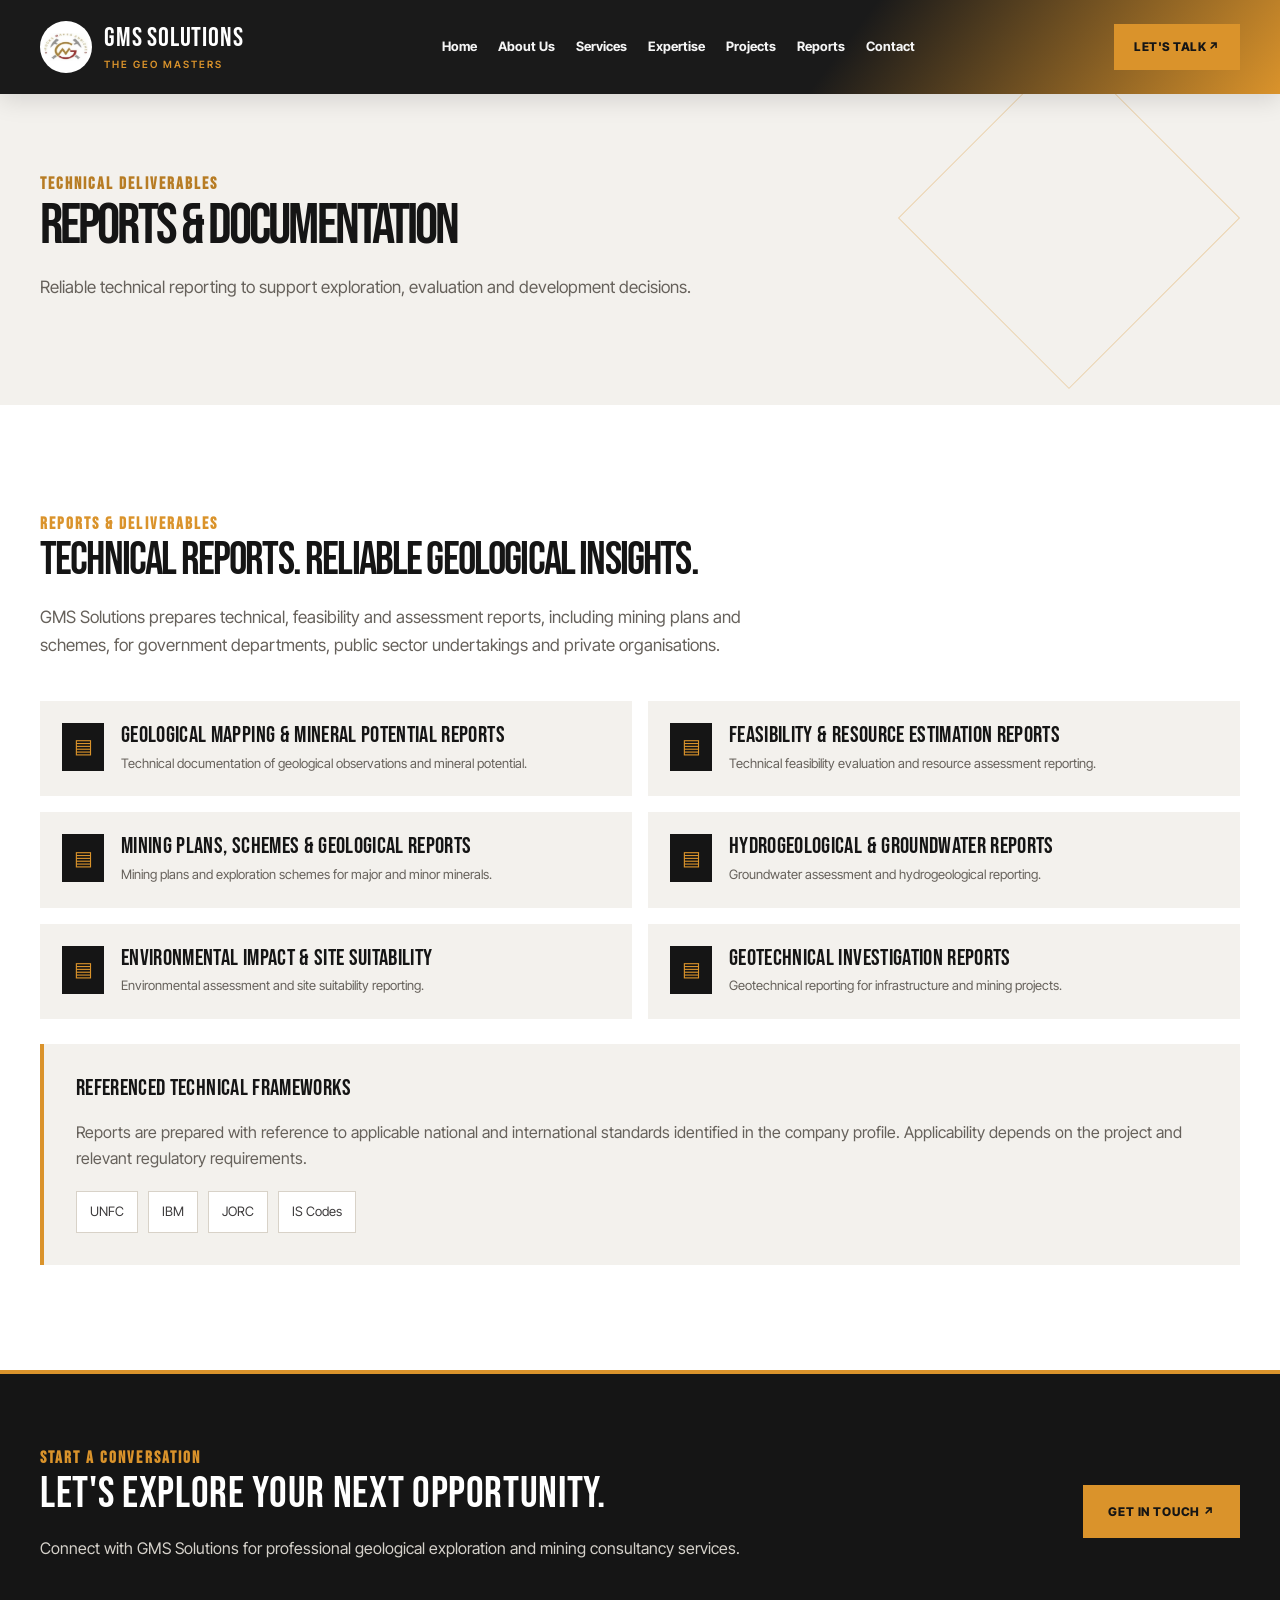
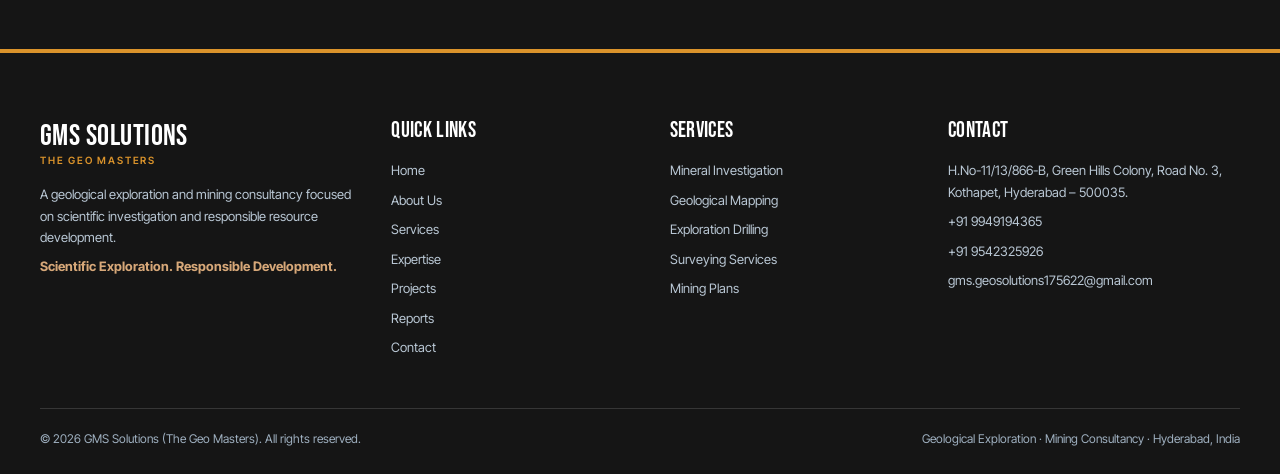
<file: reports.html>
<!DOCTYPE html><html lang="en"><head>
<meta charset="UTF-8"><meta name="viewport" content="width=device-width, initial-scale=1">
<title>GMS Solutions | Reports</title>
<meta name="description" content="Technical geological reports, feasibility studies, mining plans and hydrogeological assessments.">
<meta name="theme-color" content="#151515">
<meta property="og:title" content="GMS Solutions | The Geo Masters"><meta property="og:description" content="Scientific Exploration. Responsible Development."><meta property="og:type" content="website">
<link rel="preconnect" href="https://fonts.googleapis.com"><link rel="preconnect" href="https://fonts.gstatic.com" crossorigin><link href="https://fonts.googleapis.com/css2?family=Bebas+Neue&family=Inter+Tight:wght@400;500;600;700;800&display=swap" rel="stylesheet">
<style>
:root{--navy:#17365d;--blue:#245b87;--copper:#b77a43;--gold:#c6a15b;--ink:#202a34;--muted:#65717c;--paper:#f5f5f2;--line:#e4e8eb;--white:#fff;--shadow:0 18px 55px #102b4717}*{box-sizing:border-box}html{scroll-behavior:smooth;scroll-padding-top:88px}body{margin:0;color:var(--ink);font-family:"DM Sans",sans-serif;line-height:1.65}h1,h2,h3,h4{font-family:Manrope,sans-serif;line-height:1.15;margin:0 0 18px;color:var(--navy)}p{margin:0 0 18px;color:var(--muted)}a{color:inherit;text-decoration:none}.container{width:min(1160px,calc(100% - 44px));margin:auto}.eyebrow{color:var(--copper);font-weight:700;text-transform:uppercase;letter-spacing:.16em;font-size:12px}.section{padding:96px 0}.section-head{max-width:720px;margin-bottom:42px}.section-head h2{font-size:clamp(30px,4vw,46px);letter-spacing:-.04em}.section-head p{font-size:17px}.btn{display:inline-flex;align-items:center;justify-content:center;gap:10px;padding:14px 22px;background:var(--copper);color:#fff;font-weight:700;border:1px solid var(--copper);transition:.25s}.btn:hover{background:#996238;transform:translateY(-2px)}.btn.outline{background:transparent;border-color:#ffffff90;color:#fff}.btn.navy{background:var(--navy);border-color:var(--navy)}.btn.navy:hover{background:var(--blue)}header{height:84px;position:fixed;inset:0 0 auto;z-index:50;background:#fff;box-shadow:0 4px 24px #122d4510;transition:.25s}header.scrolled{height:70px;background:#fffffff5;backdrop-filter:blur(12px)}.nav{height:100%;display:flex;align-items:center;justify-content:space-between;gap:24px}.brand{display:flex;align-items:center;gap:12px;font-family:Manrope;font-weight:800;color:var(--navy);line-height:1.1}.brand img{width:52px;height:52px;object-fit:contain}.brand small{display:block;font:600 9px "DM Sans";letter-spacing:.19em;color:var(--copper);margin-top:4px}.links{display:flex;align-items:center;gap:24px;font-size:13px;font-weight:700;color:#34475b}.links a:hover{color:var(--copper)}.nav-cta{padding:11px 16px;background:var(--navy);color:white;font-size:12px;font-weight:700}.menu{display:none;border:0;background:none;font-size:26px;color:var(--navy)}.hero{min-height:760px;padding:170px 0 100px;display:flex;align-items:center;color:#fff;background:linear-gradient(90deg,#0b1d32e8 0%,#102d4acc 53%,#102d4a55 100%),url('images/mangampeta-mine.jpg') center/cover no-repeat;position:relative}.hero:after{content:"";position:absolute;inset:auto 0 0;height:110px;background:linear-gradient(transparent,#0b1c2d35)}.hero-content{max-width:790px;position:relative;z-index:1}.hero .eyebrow{color:#e1b17d}.hero h1{color:white;font-size:clamp(42px,6vw,72px);letter-spacing:-.055em;margin:22px 0}.hero p{color:#e5edf3;font-size:18px;max-width:660px}.hero-actions{display:flex;gap:13px;flex-wrap:wrap;margin-top:30px}.hero-note{display:flex;gap:24px;margin-top:70px;color:#d7e0e8;font-size:12px;text-transform:uppercase;letter-spacing:.12em}.hero-note span:before{content:"";display:inline-block;width:22px;height:1px;background:var(--copper);vertical-align:middle;margin-right:10px}.intro-grid{display:grid;grid-template-columns:1fr 1fr;gap:65px;align-items:center}.intro-image{position:relative}.intro-image img{width:100%;height:470px;object-fit:cover}.image-tag{position:absolute;bottom:-20px;right:-20px;background:var(--navy);color:#fff;padding:23px 28px;max-width:220px;font-family:Manrope;font-weight:700}.intro-copy h2{font-size:clamp(30px,4vw,44px);letter-spacing:-.04em}.ticks{list-style:none;padding:0;margin:25px 0}.ticks li{padding:9px 0;border-bottom:1px solid var(--line);color:#435363}.ticks li:before{content:"↗";color:var(--copper);font-weight:800;margin-right:12px}.soft{background:var(--paper)}.cards{display:grid;grid-template-columns:repeat(3,1fr);gap:18px}.card{background:#fff;border:1px solid var(--line);padding:28px;transition:.25s;min-height:210px}.card:hover{transform:translateY(-5px);box-shadow:var(--shadow);border-color:#d1b18f}.card .num{font:800 13px Manrope;color:var(--copper);letter-spacing:.12em}.card h3{font-size:19px;margin:16px 0 10px}.card p{font-size:14px;margin:0}.card a{display:inline-block;margin-top:16px;color:var(--blue);font-size:13px;font-weight:700}.why-grid{display:grid;grid-template-columns:repeat(3,1fr);gap:0;border-top:1px solid var(--line);border-left:1px solid var(--line)}.why{padding:27px;border-right:1px solid var(--line);border-bottom:1px solid var(--line)}.why b{font:700 17px Manrope;color:var(--navy);display:block;margin-bottom:7px}.why p{font-size:14px;margin:0}.process{display:grid;grid-template-columns:repeat(7,1fr);gap:12px;counter-reset:step}.step{border-top:2px solid var(--copper);padding-top:18px;position:relative}.step:before{counter-increment:step;content:"0" counter(step);font:800 24px Manrope;color:#c5a17b}.step h3{font-size:14px;margin:10px 0}.step p{font-size:12px}.project-grid{display:grid;grid-template-columns:repeat(3,1fr);gap:16px}.project{position:relative;overflow:hidden;min-height:245px;background:#ddd;cursor:pointer}.project img{width:100%;height:100%;min-height:245px;object-fit:cover;display:block;transition:.5s}.project:hover img{transform:scale(1.06)}.project:after{content:"";position:absolute;inset:35% 0 0;background:linear-gradient(transparent,#081b2be8)}.project span{position:absolute;z-index:1;bottom:18px;left:20px;color:white;font:700 15px Manrope}.band{background:var(--navy);color:white;padding:70px 0}.band h2{color:white;font-size:clamp(30px,4vw,44px)}.band p{color:#d6e0e9}.band-inner{display:flex;align-items:center;justify-content:space-between;gap:30px}.page-intro{padding:150px 0 75px;background:var(--paper)}.page-intro h1{font-size:clamp(38px,5vw,58px);letter-spacing:-.05em;max-width:850px}.page-intro p{max-width:700px;font-size:17px}.two-col{display:grid;grid-template-columns:1fr 1fr;gap:50px;align-items:start}.panel{padding:32px;background:var(--paper);border-left:3px solid var(--copper)}.panel h3{font-size:23px}.pill-row{display:flex;flex-wrap:wrap;gap:10px;margin-top:20px}.pill{border:1px solid #d8dee3;padding:9px 13px;font-size:13px;color:#46596b;background:white}.service-list{display:grid;grid-template-columns:1fr 1fr;gap:18px}.service-item{padding:26px;border:1px solid var(--line);background:white}.service-item h3{font-size:19px}.service-item ul{padding-left:18px;color:var(--muted);font-size:14px;margin-bottom:0}.report-grid{display:grid;grid-template-columns:repeat(2,1fr);gap:16px}.report{display:flex;gap:17px;padding:22px;border:1px solid var(--line);align-items:flex-start}.report-icon{width:42px;height:48px;background:#edf1f4;color:var(--copper);display:grid;place-items:center;font-size:20px;flex:none}.report h3{font-size:17px;margin-bottom:5px}.report p{font-size:13px;margin:0}.contact-grid{display:grid;grid-template-columns:.9fr 1.1fr;gap:55px}.contact-line{padding:17px 0;border-bottom:1px solid var(--line)}.contact-line b{display:block;color:var(--navy);font-size:13px}.contact-line a,.contact-line span{color:var(--muted);font-size:15px}.form{display:grid;grid-template-columns:1fr 1fr;gap:15px}.form label{font-size:12px;font-weight:700;color:#44566a}.form input,.form select,.form textarea{width:100%;padding:13px;border:1px solid #dce2e7;background:white;font:14px "DM Sans";margin-top:6px}.form .full{grid-column:1/-1}.form textarea{min-height:120px;resize:vertical}.map{width:100%;height:320px;border:0;margin-top:30px;filter:grayscale(25%)}footer{background:#0e2744;color:#dbe3ea;padding:65px 0 25px}.footer-grid{display:grid;grid-template-columns:1.3fr 1fr 1fr 1.2fr;gap:35px}.footer-brand{color:white;font:800 22px Manrope}.footer-brand small{display:block;color:#d7a879;font:600 10px "DM Sans";letter-spacing:.18em}.footer-grid h4{color:white;font-size:14px;margin-bottom:17px}.footer-grid a,.footer-grid p{display:block;color:#b9c7d4;font-size:13px;margin:8px 0}.footer-bottom{border-top:1px solid #ffffff20;margin-top:42px;padding-top:20px;display:flex;justify-content:space-between;color:#9fb0c0;font-size:12px}.lightbox{display:none;position:fixed;inset:0;background:#071525ed;z-index:100;align-items:center;justify-content:center;padding:30px}.lightbox.open{display:flex}.lightbox img{max-width:min(100%,1000px);max-height:85vh;object-fit:contain}.lightbox button{position:absolute;top:25px;right:30px;background:none;border:0;color:white;font-size:36px;cursor:pointer}.reveal{opacity:0;transform:translateY(18px);transition:.65s}.reveal.visible{opacity:1;transform:none}@media(max-width:900px){.links{gap:13px}.links a{font-size:12px}.nav-cta{display:none}.process{grid-template-columns:repeat(4,1fr)}.footer-grid{grid-template-columns:1fr 1fr}}@media(max-width:700px){header{height:72px}.brand img{width:44px;height:44px}.menu{display:block}.links{display:none;position:absolute;top:72px;left:0;right:0;background:white;padding:20px 24px 26px;box-shadow:var(--shadow);flex-direction:column;align-items:flex-start}.links.open{display:flex}.links a{font-size:14px}.hero{min-height:720px;padding:135px 0 70px}.hero h1{font-size:43px}.hero-note{gap:12px;flex-direction:column;margin-top:45px}.section{padding:72px 0}.intro-grid,.two-col,.contact-grid{grid-template-columns:1fr;gap:35px}.intro-image img{height:330px}.image-tag{right:0}.cards,.why-grid,.project-grid{grid-template-columns:1fr 1fr}.process{grid-template-columns:repeat(2,1fr)}.service-list,.report-grid{grid-template-columns:1fr}.band-inner{align-items:flex-start;flex-direction:column}.footer-grid{grid-template-columns:1fr 1fr}.footer-bottom{gap:10px;flex-direction:column}.page-intro{padding:125px 0 55px}}@media(max-width:430px){.cards,.why-grid,.project-grid,.footer-grid{grid-template-columns:1fr}.form{grid-template-columns:1fr}.form .full{grid-column:auto}}
</style>
  <link rel="stylesheet" href="minetra-theme.css">
</head><body><header id="header"><div class="container nav"><a class="brand" href="index.html"><img src="images/gms-mark.jpg" alt="GMS mark"><span>GMS SOLUTIONS<small>THE GEO MASTERS</small></span></a><nav class="links" id="links"><a href="index.html">Home</a><a href="about.html">About Us</a><a href="services.html">Services</a><a href="expertise.html">Expertise</a><a href="projects.html">Projects</a><a href="reports.html">Reports</a><a href="contact.html">Contact</a></nav><a class="nav-cta" href="contact.html">LET'S TALK ↗</a><button class="menu" id="menu" aria-label="Toggle navigation" aria-expanded="false">☰</button></div></header><main><section class="page-intro"><div class="container"><div class="eyebrow">Technical Deliverables</div><h1>Reports & Documentation</h1><p>Reliable technical reporting to support exploration, evaluation and development decisions.</p></div></section><section class="section" id="reports"><div class="container"><div class="section-head reveal"><div class="eyebrow">Reports & deliverables</div><h2>Technical Reports. Reliable Geological Insights.</h2><p>GMS Solutions prepares technical, feasibility and assessment reports, including mining plans and schemes, for government departments, public sector undertakings and private organisations.</p></div><div class="report-grid"><div class="report"><div class="report-icon">▤</div><div><h3>Geological Mapping & Mineral Potential Reports</h3><p>Technical documentation of geological observations and mineral potential.</p></div></div><div class="report"><div class="report-icon">▤</div><div><h3>Feasibility & Resource Estimation Reports</h3><p>Technical feasibility evaluation and resource assessment reporting.</p></div></div><div class="report"><div class="report-icon">▤</div><div><h3>Mining Plans, Schemes & Geological Reports</h3><p>Mining plans and exploration schemes for major and minor minerals.</p></div></div><div class="report"><div class="report-icon">▤</div><div><h3>Hydrogeological & Groundwater Reports</h3><p>Groundwater assessment and hydrogeological reporting.</p></div></div><div class="report"><div class="report-icon">▤</div><div><h3>Environmental Impact & Site Suitability</h3><p>Environmental assessment and site suitability reporting.</p></div></div><div class="report"><div class="report-icon">▤</div><div><h3>Geotechnical Investigation Reports</h3><p>Geotechnical reporting for infrastructure and mining projects.</p></div></div></div><div class="panel" style="margin-top:25px"><h3>Referenced technical frameworks</h3><p>Reports are prepared with reference to applicable national and international standards identified in the company profile. Applicability depends on the project and relevant regulatory requirements.</p><div class="pill-row"><span class="pill">UNFC</span><span class="pill">IBM</span><span class="pill">JORC</span><span class="pill">IS Codes</span></div></div></div></section><section class="band"><div class="container band-inner"><div><div class="eyebrow">Start a conversation</div><h2>Let's Explore Your Next Opportunity.</h2><p>Connect with GMS Solutions for professional geological exploration and mining consultancy services.</p></div><a class="btn" href="contact.html">Get in Touch ↗</a></div></section></main><footer><div class="container"><div class="footer-grid"><div><div class="footer-brand">GMS SOLUTIONS<small>THE GEO MASTERS</small></div><p style="margin-top:18px">A geological exploration and mining consultancy focused on scientific investigation and responsible resource development.</p><p style="color:#d7a879;font-weight:700">Scientific Exploration. Responsible Development.</p></div><div><h4>QUICK LINKS</h4><a href="index.html">Home</a><a href="about.html">About Us</a><a href="services.html">Services</a><a href="expertise.html">Expertise</a><a href="projects.html">Projects</a><a href="reports.html">Reports</a><a href="contact.html">Contact</a></div><div><h4>SERVICES</h4><a href="services.html">Mineral Investigation</a><a href="services.html">Geological Mapping</a><a href="services.html">Exploration Drilling</a><a href="services.html">Surveying Services</a><a href="services.html">Mining Plans</a></div><div><h4>CONTACT</h4><p>H.No-11/13/866-B, Green Hills Colony, Road No. 3, Kothapet, Hyderabad – 500035.</p><a href="tel:+919949194365">+91 9949194365</a><a href="tel:+919542325926">+91 9542325926</a><a href="mailto:gms.geosolutions175622@gmail.com">gms.geosolutions175622@gmail.com</a></div></div><div class="footer-bottom"><span>© <span id="year"></span> GMS Solutions (The Geo Masters). All rights reserved.</span><span>Geological Exploration · Mining Consultancy · Hyderabad, India</span></div></div></footer><script>
const header=document.getElementById('header'),menu=document.getElementById('menu'),links=document.getElementById('links');
window.addEventListener('scroll',()=>header?.classList.toggle('scrolled',window.scrollY>20));
menu?.addEventListener('click',()=>{links?.classList.toggle('open');menu.setAttribute('aria-expanded',links.classList.contains('open'));});
links?.querySelectorAll('a').forEach(a=>a.addEventListener('click',()=>links.classList.remove('open')));
if('IntersectionObserver' in window){const observer=new IntersectionObserver(entries=>entries.forEach(e=>{if(e.isIntersecting){e.target.classList.add('visible');observer.unobserve(e.target)}}),{threshold:.12});document.querySelectorAll('.reveal').forEach(el=>observer.observe(el));}
const lightbox=document.getElementById('lightbox'),lbImg=document.getElementById('lightboxImg');
document.querySelectorAll('.project img').forEach(img=>img.addEventListener('click',()=>{if(lightbox&&lbImg){lbImg.src=img.src;lbImg.alt=img.alt;lightbox.classList.add('open')}}));
document.getElementById('closeLightbox')?.addEventListener('click',()=>lightbox?.classList.remove('open'));
lightbox?.addEventListener('click',e=>{if(e.target===lightbox)lightbox.classList.remove('open')});
document.addEventListener('keydown',e=>{if(e.key==='Escape')lightbox?.classList.remove('open')});
const year=document.getElementById('year');if(year)year.textContent=new Date().getFullYear();
const form=document.getElementById('contactForm');form?.addEventListener('submit',e=>{e.preventDefault();const f=new FormData(form);const body=[`Name: ${f.get('name')}`,`Company: ${f.get('company')}`,`Email: ${f.get('email')}`,`Phone: ${f.get('phone')}`,`Service: ${f.get('service')}`,`Project details:`,f.get('details')].join('\\n');location.href=`mailto:gms.geosolutions175622@gmail.com?subject=${encodeURIComponent('Website enquiry - GMS Solutions')}&body=${encodeURIComponent(body)}`;});
</script></body></html>
</file>
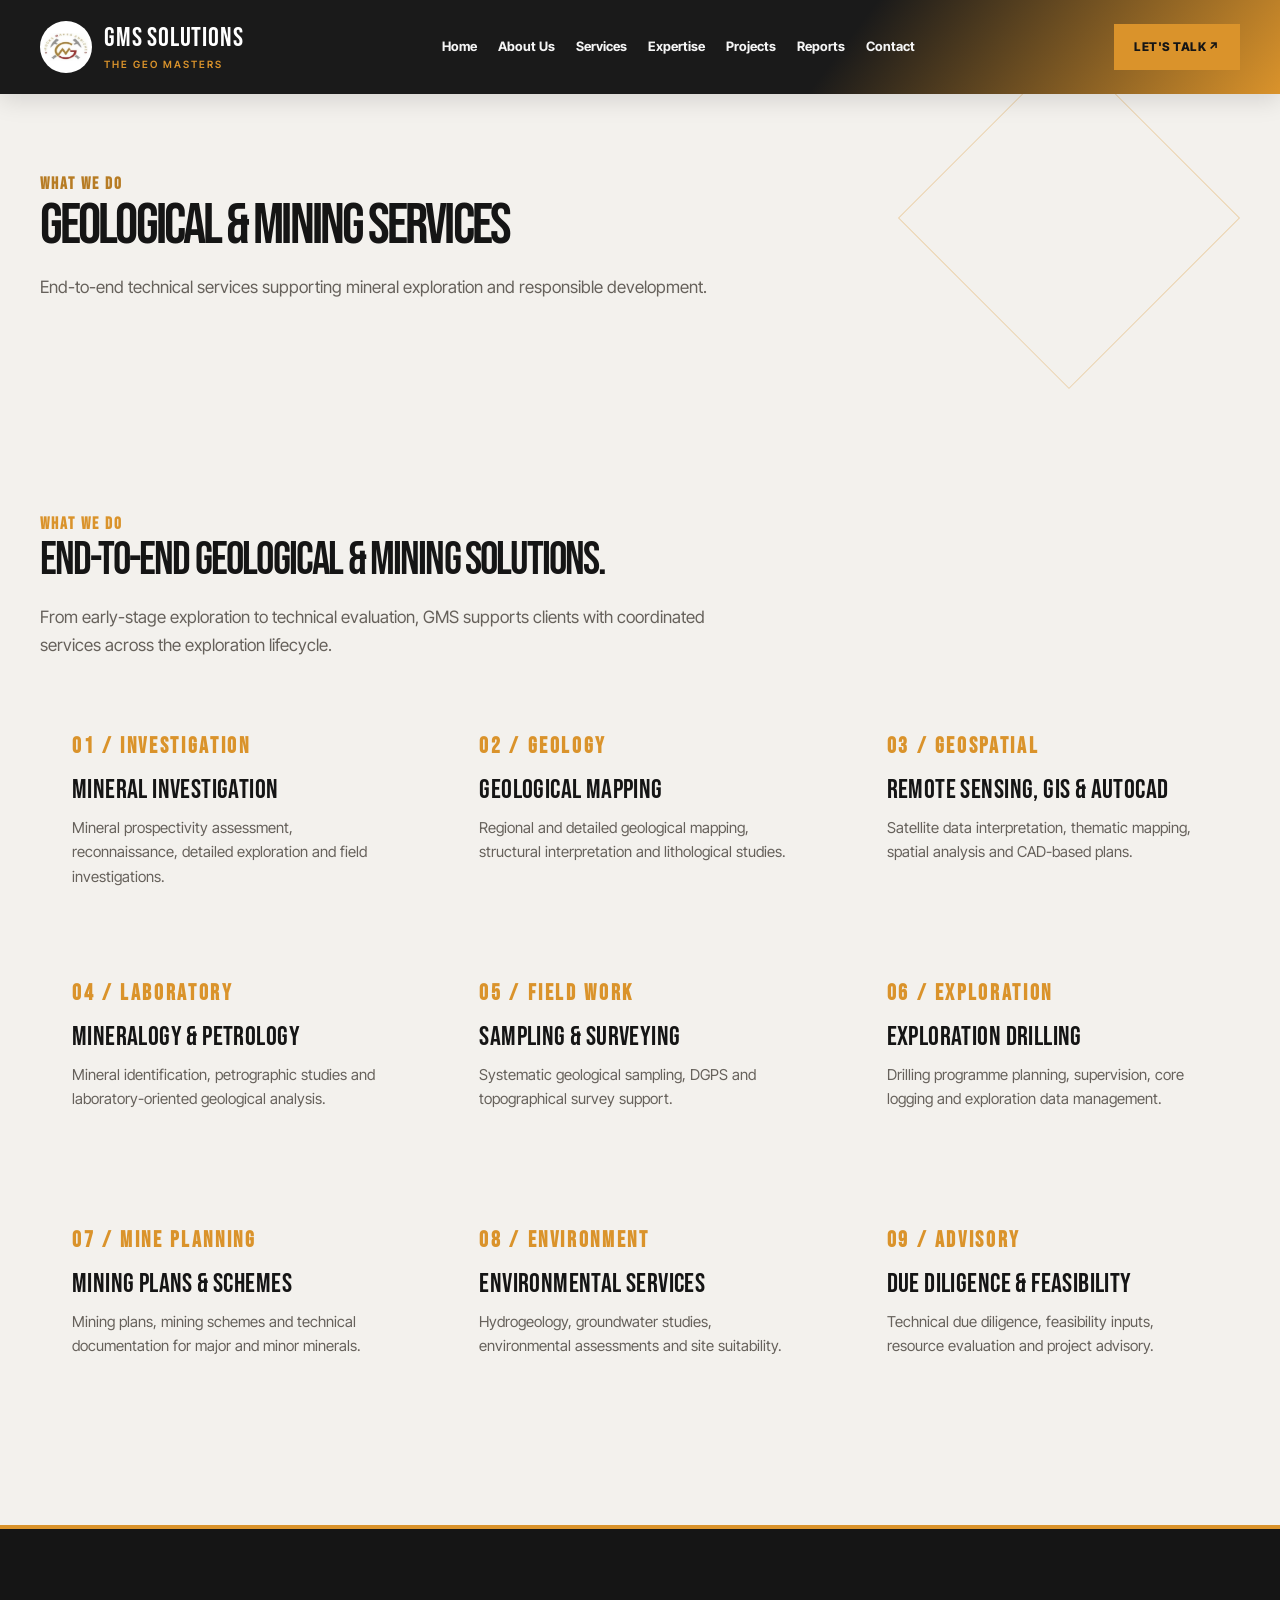
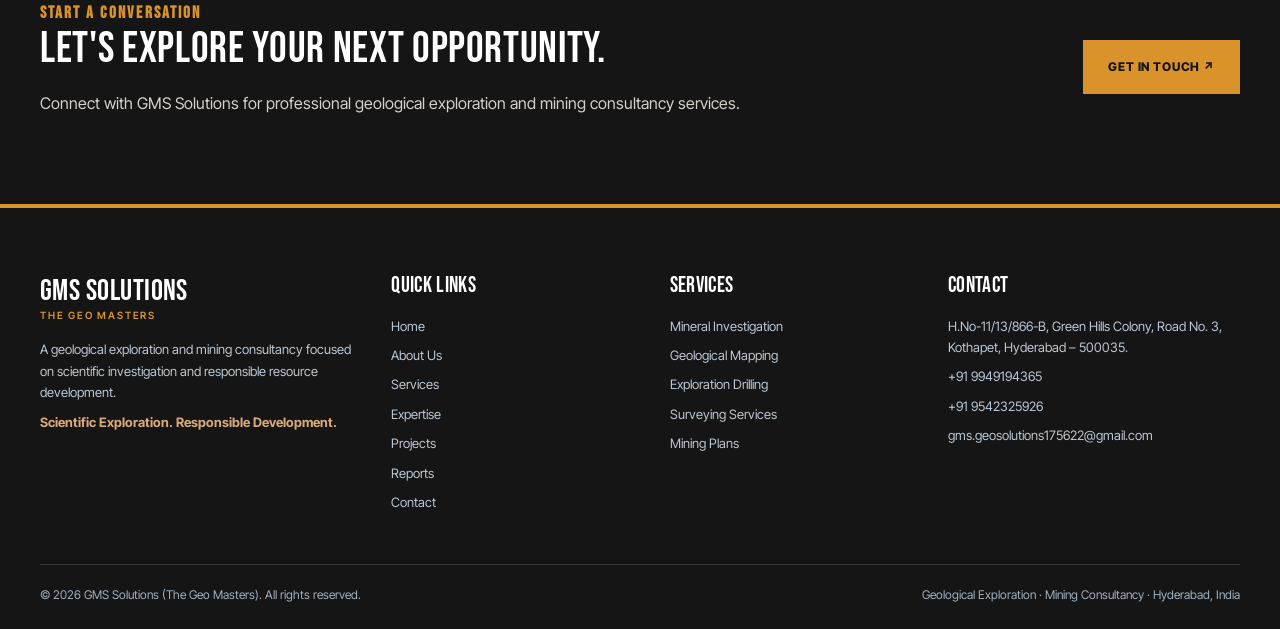
<file: services.html>
<!DOCTYPE html><html lang="en"><head>
<meta charset="UTF-8"><meta name="viewport" content="width=device-width, initial-scale=1">
<title>GMS Solutions | Services</title>
<meta name="description" content="Mineral investigation, geological mapping, GIS, drilling, surveying and mining consultancy services.">
<meta name="theme-color" content="#151515">
<meta property="og:title" content="GMS Solutions | The Geo Masters"><meta property="og:description" content="Scientific Exploration. Responsible Development."><meta property="og:type" content="website">
<link rel="preconnect" href="https://fonts.googleapis.com"><link rel="preconnect" href="https://fonts.gstatic.com" crossorigin><link href="https://fonts.googleapis.com/css2?family=Bebas+Neue&family=Inter+Tight:wght@400;500;600;700;800&display=swap" rel="stylesheet">
<style>
:root{--navy:#17365d;--blue:#245b87;--copper:#b77a43;--gold:#c6a15b;--ink:#202a34;--muted:#65717c;--paper:#f5f5f2;--line:#e4e8eb;--white:#fff;--shadow:0 18px 55px #102b4717}*{box-sizing:border-box}html{scroll-behavior:smooth;scroll-padding-top:88px}body{margin:0;color:var(--ink);font-family:"DM Sans",sans-serif;line-height:1.65}h1,h2,h3,h4{font-family:Manrope,sans-serif;line-height:1.15;margin:0 0 18px;color:var(--navy)}p{margin:0 0 18px;color:var(--muted)}a{color:inherit;text-decoration:none}.container{width:min(1160px,calc(100% - 44px));margin:auto}.eyebrow{color:var(--copper);font-weight:700;text-transform:uppercase;letter-spacing:.16em;font-size:12px}.section{padding:96px 0}.section-head{max-width:720px;margin-bottom:42px}.section-head h2{font-size:clamp(30px,4vw,46px);letter-spacing:-.04em}.section-head p{font-size:17px}.btn{display:inline-flex;align-items:center;justify-content:center;gap:10px;padding:14px 22px;background:var(--copper);color:#fff;font-weight:700;border:1px solid var(--copper);transition:.25s}.btn:hover{background:#996238;transform:translateY(-2px)}.btn.outline{background:transparent;border-color:#ffffff90;color:#fff}.btn.navy{background:var(--navy);border-color:var(--navy)}.btn.navy:hover{background:var(--blue)}header{height:84px;position:fixed;inset:0 0 auto;z-index:50;background:#fff;box-shadow:0 4px 24px #122d4510;transition:.25s}header.scrolled{height:70px;background:#fffffff5;backdrop-filter:blur(12px)}.nav{height:100%;display:flex;align-items:center;justify-content:space-between;gap:24px}.brand{display:flex;align-items:center;gap:12px;font-family:Manrope;font-weight:800;color:var(--navy);line-height:1.1}.brand img{width:52px;height:52px;object-fit:contain}.brand small{display:block;font:600 9px "DM Sans";letter-spacing:.19em;color:var(--copper);margin-top:4px}.links{display:flex;align-items:center;gap:24px;font-size:13px;font-weight:700;color:#34475b}.links a:hover{color:var(--copper)}.nav-cta{padding:11px 16px;background:var(--navy);color:white;font-size:12px;font-weight:700}.menu{display:none;border:0;background:none;font-size:26px;color:var(--navy)}.hero{min-height:760px;padding:170px 0 100px;display:flex;align-items:center;color:#fff;background:linear-gradient(90deg,#0b1d32e8 0%,#102d4acc 53%,#102d4a55 100%),url('images/mangampeta-mine.jpg') center/cover no-repeat;position:relative}.hero:after{content:"";position:absolute;inset:auto 0 0;height:110px;background:linear-gradient(transparent,#0b1c2d35)}.hero-content{max-width:790px;position:relative;z-index:1}.hero .eyebrow{color:#e1b17d}.hero h1{color:white;font-size:clamp(42px,6vw,72px);letter-spacing:-.055em;margin:22px 0}.hero p{color:#e5edf3;font-size:18px;max-width:660px}.hero-actions{display:flex;gap:13px;flex-wrap:wrap;margin-top:30px}.hero-note{display:flex;gap:24px;margin-top:70px;color:#d7e0e8;font-size:12px;text-transform:uppercase;letter-spacing:.12em}.hero-note span:before{content:"";display:inline-block;width:22px;height:1px;background:var(--copper);vertical-align:middle;margin-right:10px}.intro-grid{display:grid;grid-template-columns:1fr 1fr;gap:65px;align-items:center}.intro-image{position:relative}.intro-image img{width:100%;height:470px;object-fit:cover}.image-tag{position:absolute;bottom:-20px;right:-20px;background:var(--navy);color:#fff;padding:23px 28px;max-width:220px;font-family:Manrope;font-weight:700}.intro-copy h2{font-size:clamp(30px,4vw,44px);letter-spacing:-.04em}.ticks{list-style:none;padding:0;margin:25px 0}.ticks li{padding:9px 0;border-bottom:1px solid var(--line);color:#435363}.ticks li:before{content:"↗";color:var(--copper);font-weight:800;margin-right:12px}.soft{background:var(--paper)}.cards{display:grid;grid-template-columns:repeat(3,1fr);gap:18px}.card{background:#fff;border:1px solid var(--line);padding:28px;transition:.25s;min-height:210px}.card:hover{transform:translateY(-5px);box-shadow:var(--shadow);border-color:#d1b18f}.card .num{font:800 13px Manrope;color:var(--copper);letter-spacing:.12em}.card h3{font-size:19px;margin:16px 0 10px}.card p{font-size:14px;margin:0}.card a{display:inline-block;margin-top:16px;color:var(--blue);font-size:13px;font-weight:700}.why-grid{display:grid;grid-template-columns:repeat(3,1fr);gap:0;border-top:1px solid var(--line);border-left:1px solid var(--line)}.why{padding:27px;border-right:1px solid var(--line);border-bottom:1px solid var(--line)}.why b{font:700 17px Manrope;color:var(--navy);display:block;margin-bottom:7px}.why p{font-size:14px;margin:0}.process{display:grid;grid-template-columns:repeat(7,1fr);gap:12px;counter-reset:step}.step{border-top:2px solid var(--copper);padding-top:18px;position:relative}.step:before{counter-increment:step;content:"0" counter(step);font:800 24px Manrope;color:#c5a17b}.step h3{font-size:14px;margin:10px 0}.step p{font-size:12px}.project-grid{display:grid;grid-template-columns:repeat(3,1fr);gap:16px}.project{position:relative;overflow:hidden;min-height:245px;background:#ddd;cursor:pointer}.project img{width:100%;height:100%;min-height:245px;object-fit:cover;display:block;transition:.5s}.project:hover img{transform:scale(1.06)}.project:after{content:"";position:absolute;inset:35% 0 0;background:linear-gradient(transparent,#081b2be8)}.project span{position:absolute;z-index:1;bottom:18px;left:20px;color:white;font:700 15px Manrope}.band{background:var(--navy);color:white;padding:70px 0}.band h2{color:white;font-size:clamp(30px,4vw,44px)}.band p{color:#d6e0e9}.band-inner{display:flex;align-items:center;justify-content:space-between;gap:30px}.page-intro{padding:150px 0 75px;background:var(--paper)}.page-intro h1{font-size:clamp(38px,5vw,58px);letter-spacing:-.05em;max-width:850px}.page-intro p{max-width:700px;font-size:17px}.two-col{display:grid;grid-template-columns:1fr 1fr;gap:50px;align-items:start}.panel{padding:32px;background:var(--paper);border-left:3px solid var(--copper)}.panel h3{font-size:23px}.pill-row{display:flex;flex-wrap:wrap;gap:10px;margin-top:20px}.pill{border:1px solid #d8dee3;padding:9px 13px;font-size:13px;color:#46596b;background:white}.service-list{display:grid;grid-template-columns:1fr 1fr;gap:18px}.service-item{padding:26px;border:1px solid var(--line);background:white}.service-item h3{font-size:19px}.service-item ul{padding-left:18px;color:var(--muted);font-size:14px;margin-bottom:0}.report-grid{display:grid;grid-template-columns:repeat(2,1fr);gap:16px}.report{display:flex;gap:17px;padding:22px;border:1px solid var(--line);align-items:flex-start}.report-icon{width:42px;height:48px;background:#edf1f4;color:var(--copper);display:grid;place-items:center;font-size:20px;flex:none}.report h3{font-size:17px;margin-bottom:5px}.report p{font-size:13px;margin:0}.contact-grid{display:grid;grid-template-columns:.9fr 1.1fr;gap:55px}.contact-line{padding:17px 0;border-bottom:1px solid var(--line)}.contact-line b{display:block;color:var(--navy);font-size:13px}.contact-line a,.contact-line span{color:var(--muted);font-size:15px}.form{display:grid;grid-template-columns:1fr 1fr;gap:15px}.form label{font-size:12px;font-weight:700;color:#44566a}.form input,.form select,.form textarea{width:100%;padding:13px;border:1px solid #dce2e7;background:white;font:14px "DM Sans";margin-top:6px}.form .full{grid-column:1/-1}.form textarea{min-height:120px;resize:vertical}.map{width:100%;height:320px;border:0;margin-top:30px;filter:grayscale(25%)}footer{background:#0e2744;color:#dbe3ea;padding:65px 0 25px}.footer-grid{display:grid;grid-template-columns:1.3fr 1fr 1fr 1.2fr;gap:35px}.footer-brand{color:white;font:800 22px Manrope}.footer-brand small{display:block;color:#d7a879;font:600 10px "DM Sans";letter-spacing:.18em}.footer-grid h4{color:white;font-size:14px;margin-bottom:17px}.footer-grid a,.footer-grid p{display:block;color:#b9c7d4;font-size:13px;margin:8px 0}.footer-bottom{border-top:1px solid #ffffff20;margin-top:42px;padding-top:20px;display:flex;justify-content:space-between;color:#9fb0c0;font-size:12px}.lightbox{display:none;position:fixed;inset:0;background:#071525ed;z-index:100;align-items:center;justify-content:center;padding:30px}.lightbox.open{display:flex}.lightbox img{max-width:min(100%,1000px);max-height:85vh;object-fit:contain}.lightbox button{position:absolute;top:25px;right:30px;background:none;border:0;color:white;font-size:36px;cursor:pointer}.reveal{opacity:0;transform:translateY(18px);transition:.65s}.reveal.visible{opacity:1;transform:none}@media(max-width:900px){.links{gap:13px}.links a{font-size:12px}.nav-cta{display:none}.process{grid-template-columns:repeat(4,1fr)}.footer-grid{grid-template-columns:1fr 1fr}}@media(max-width:700px){header{height:72px}.brand img{width:44px;height:44px}.menu{display:block}.links{display:none;position:absolute;top:72px;left:0;right:0;background:white;padding:20px 24px 26px;box-shadow:var(--shadow);flex-direction:column;align-items:flex-start}.links.open{display:flex}.links a{font-size:14px}.hero{min-height:720px;padding:135px 0 70px}.hero h1{font-size:43px}.hero-note{gap:12px;flex-direction:column;margin-top:45px}.section{padding:72px 0}.intro-grid,.two-col,.contact-grid{grid-template-columns:1fr;gap:35px}.intro-image img{height:330px}.image-tag{right:0}.cards,.why-grid,.project-grid{grid-template-columns:1fr 1fr}.process{grid-template-columns:repeat(2,1fr)}.service-list,.report-grid{grid-template-columns:1fr}.band-inner{align-items:flex-start;flex-direction:column}.footer-grid{grid-template-columns:1fr 1fr}.footer-bottom{gap:10px;flex-direction:column}.page-intro{padding:125px 0 55px}}@media(max-width:430px){.cards,.why-grid,.project-grid,.footer-grid{grid-template-columns:1fr}.form{grid-template-columns:1fr}.form .full{grid-column:auto}}
</style>
  <link rel="stylesheet" href="minetra-theme.css">
</head><body><header id="header"><div class="container nav"><a class="brand" href="index.html"><img src="images/gms-mark.jpg" alt="GMS mark"><span>GMS SOLUTIONS<small>THE GEO MASTERS</small></span></a><nav class="links" id="links"><a href="index.html">Home</a><a href="about.html">About Us</a><a href="services.html">Services</a><a href="expertise.html">Expertise</a><a href="projects.html">Projects</a><a href="reports.html">Reports</a><a href="contact.html">Contact</a></nav><a class="nav-cta" href="contact.html">LET'S TALK ↗</a><button class="menu" id="menu" aria-label="Toggle navigation" aria-expanded="false">☰</button></div></header><main><section class="page-intro"><div class="container"><div class="eyebrow">What We Do</div><h1>Geological & Mining Services</h1><p>End-to-end technical services supporting mineral exploration and responsible development.</p></div></section><section class="section soft" id="services"><div class="container"><div class="section-head reveal"><div class="eyebrow">What We Do</div><h2>End-to-End Geological & Mining Solutions.</h2><p>From early-stage exploration to technical evaluation, GMS supports clients with coordinated services across the exploration lifecycle.</p></div><div class="cards">
<div class="card"><span class="num">01 / INVESTIGATION</span><h3>Mineral Investigation</h3><p>Mineral prospectivity assessment, reconnaissance, detailed exploration and field investigations.</p></div><div class="card"><span class="num">02 / GEOLOGY</span><h3>Geological Mapping</h3><p>Regional and detailed geological mapping, structural interpretation and lithological studies.</p></div><div class="card"><span class="num">03 / GEOSPATIAL</span><h3>Remote Sensing, GIS & AutoCAD</h3><p>Satellite data interpretation, thematic mapping, spatial analysis and CAD-based plans.</p></div><div class="card"><span class="num">04 / LABORATORY</span><h3>Mineralogy & Petrology</h3><p>Mineral identification, petrographic studies and laboratory-oriented geological analysis.</p></div><div class="card"><span class="num">05 / FIELD WORK</span><h3>Sampling & Surveying</h3><p>Systematic geological sampling, DGPS and topographical survey support.</p></div><div class="card"><span class="num">06 / EXPLORATION</span><h3>Exploration Drilling</h3><p>Drilling programme planning, supervision, core logging and exploration data management.</p></div><div class="card"><span class="num">07 / MINE PLANNING</span><h3>Mining Plans & Schemes</h3><p>Mining plans, mining schemes and technical documentation for major and minor minerals.</p></div><div class="card"><span class="num">08 / ENVIRONMENT</span><h3>Environmental Services</h3><p>Hydrogeology, groundwater studies, environmental assessments and site suitability.</p></div><div class="card"><span class="num">09 / ADVISORY</span><h3>Due Diligence & Feasibility</h3><p>Technical due diligence, feasibility inputs, resource evaluation and project advisory.</p></div></div></div></section><section class="band"><div class="container band-inner"><div><div class="eyebrow">Start a conversation</div><h2>Let's Explore Your Next Opportunity.</h2><p>Connect with GMS Solutions for professional geological exploration and mining consultancy services.</p></div><a class="btn" href="contact.html">Get in Touch ↗</a></div></section></main><footer><div class="container"><div class="footer-grid"><div><div class="footer-brand">GMS SOLUTIONS<small>THE GEO MASTERS</small></div><p style="margin-top:18px">A geological exploration and mining consultancy focused on scientific investigation and responsible resource development.</p><p style="color:#d7a879;font-weight:700">Scientific Exploration. Responsible Development.</p></div><div><h4>QUICK LINKS</h4><a href="index.html">Home</a><a href="about.html">About Us</a><a href="services.html">Services</a><a href="expertise.html">Expertise</a><a href="projects.html">Projects</a><a href="reports.html">Reports</a><a href="contact.html">Contact</a></div><div><h4>SERVICES</h4><a href="services.html">Mineral Investigation</a><a href="services.html">Geological Mapping</a><a href="services.html">Exploration Drilling</a><a href="services.html">Surveying Services</a><a href="services.html">Mining Plans</a></div><div><h4>CONTACT</h4><p>H.No-11/13/866-B, Green Hills Colony, Road No. 3, Kothapet, Hyderabad – 500035.</p><a href="tel:+919949194365">+91 9949194365</a><a href="tel:+919542325926">+91 9542325926</a><a href="mailto:gms.geosolutions175622@gmail.com">gms.geosolutions175622@gmail.com</a></div></div><div class="footer-bottom"><span>© <span id="year"></span> GMS Solutions (The Geo Masters). All rights reserved.</span><span>Geological Exploration · Mining Consultancy · Hyderabad, India</span></div></div></footer><script>
const header=document.getElementById('header'),menu=document.getElementById('menu'),links=document.getElementById('links');
window.addEventListener('scroll',()=>header?.classList.toggle('scrolled',window.scrollY>20));
menu?.addEventListener('click',()=>{links?.classList.toggle('open');menu.setAttribute('aria-expanded',links.classList.contains('open'));});
links?.querySelectorAll('a').forEach(a=>a.addEventListener('click',()=>links.classList.remove('open')));
if('IntersectionObserver' in window){const observer=new IntersectionObserver(entries=>entries.forEach(e=>{if(e.isIntersecting){e.target.classList.add('visible');observer.unobserve(e.target)}}),{threshold:.12});document.querySelectorAll('.reveal').forEach(el=>observer.observe(el));}
const lightbox=document.getElementById('lightbox'),lbImg=document.getElementById('lightboxImg');
document.querySelectorAll('.project img').forEach(img=>img.addEventListener('click',()=>{if(lightbox&&lbImg){lbImg.src=img.src;lbImg.alt=img.alt;lightbox.classList.add('open')}}));
document.getElementById('closeLightbox')?.addEventListener('click',()=>lightbox?.classList.remove('open'));
lightbox?.addEventListener('click',e=>{if(e.target===lightbox)lightbox.classList.remove('open')});
document.addEventListener('keydown',e=>{if(e.key==='Escape')lightbox?.classList.remove('open')});
const year=document.getElementById('year');if(year)year.textContent=new Date().getFullYear();
const form=document.getElementById('contactForm');form?.addEventListener('submit',e=>{e.preventDefault();const f=new FormData(form);const body=[`Name: ${f.get('name')}`,`Company: ${f.get('company')}`,`Email: ${f.get('email')}`,`Phone: ${f.get('phone')}`,`Service: ${f.get('service')}`,`Project details:`,f.get('details')].join('\\n');location.href=`mailto:gms.geosolutions175622@gmail.com?subject=${encodeURIComponent('Website enquiry - GMS Solutions')}&body=${encodeURIComponent(body)}`;});
</script></body></html>
</file>
<file: minetra-theme.css>
/* Minetra-inspired GMS Solutions theme */
@import url('https://fonts.googleapis.com/css2?family=Bebas+Neue&family=Inter+Tight:wght@400;500;600;700;800&display=swap');
:root{
 --navy:#151515;--blue:#282828;--copper:#DA932B;--gold:#B77C24;
 --ink:#151515;--muted:#66615b;--paper:#f3f1ed;--line:#dedbd5;
 --white:#fff;--shadow:0 18px 50px rgba(21,21,21,.12);
 --accent:#DA932B;
}
html{scroll-padding-top:96px}
body{font-family:'Inter Tight',sans-serif;color:#3E3C3D;background:#fff;font-size:16px;line-height:1.65}
h1,h2,h3,h4,h5,h6,.brand,.footer-brand{font-family:'Bebas Neue',sans-serif;font-weight:500;letter-spacing:.015em;color:#151515}
h1{font-size:clamp(48px,6.4vw,82px);line-height:.98;letter-spacing:.005em}
h2{font-size:clamp(38px,4.5vw,58px);line-height:1.02}
h3{font-size:30px;line-height:1.08}
p{color:#66615b}
.container{width:min(1200px,calc(100% - 48px))}
.eyebrow{font-family:'Bebas Neue',sans-serif;color:#DA932B;font-size:17px;letter-spacing:.12em;font-weight:600}
header{height:94px;background:linear-gradient(127deg,#1a1a1a 65%,#DA932B 100%);box-shadow:0 5px 24px #0002}
header.scrolled{height:78px;background:linear-gradient(127deg,#151515 65%,#DA932B 100%)}
.brand{font-size:27px;color:#fff;letter-spacing:.03em;display:flex}
.brand small{font:600 10px 'Inter Tight',sans-serif;letter-spacing:.2em;color:#DA932B}
.brand img{background:#fff;border-radius:50%;padding:4px}
.links{gap:21px;color:#f5f5f5;font-family:'Inter Tight',sans-serif;font-size:13px}
.links a{transition:color .2s}
.links a:hover,.links a[aria-current="page"]{color:#DA932B}
.nav-cta{background:#DA932B;color:#151515;padding:13px 20px;font-family:'Inter Tight',sans-serif;font-weight:800;letter-spacing:.04em}
.menu{color:#fff}
.btn{background:#DA932B;border-color:#DA932B;color:#151515;font-family:'Inter Tight',sans-serif;font-size:12px;font-weight:800;letter-spacing:.07em;text-transform:uppercase;padding:16px 24px}
.btn:hover{background:#B77C24;border-color:#B77C24;color:#fff}
.btn.outline{background:transparent;border-color:#ffffff9c;color:#fff}
.btn.navy{background:#151515;border-color:#151515;color:#fff}
.btn.navy:hover{background:#DA932B;border-color:#DA932B;color:#151515}
.hero{min-height:780px;background-image:linear-gradient(90deg,rgba(0,0,0,.86),rgba(0,0,0,.48) 62%,rgba(0,0,0,.2)),url('images/mangampeta-mine.jpg');background-position:center;background-size:cover}
.hero h1{color:#fff;text-transform:uppercase}
.hero p{font-size:18px;color:#eee;max-width:650px}
.hero .eyebrow{color:#DA932B}
.hero-note{font-family:'Inter Tight',sans-serif;color:#f2eee8}
.section{padding:105px 0}
.section-head h2,.intro-copy h2,.page-intro h1{color:#151515;text-transform:uppercase}
.section-head p,.intro-copy p,.page-intro p{font-size:17px}
.soft,.page-intro{background:#f3f1ed}
.intro-image img{filter:saturate(.82);box-shadow:18px 18px 0 #DA932B}
.image-tag{background:#151515;border-bottom:4px solid #DA932B;font-family:'Bebas Neue',sans-serif;font-size:25px;letter-spacing:.03em}
.cards{gap:22px}
.card{border:0;background:#f3f1ed;padding:32px;min-height:225px;border-bottom:3px solid transparent}
.card:hover{border-bottom-color:#DA932B;box-shadow:var(--shadow);transform:translateY(-6px)}
.card .num{font-family:'Bebas Neue',sans-serif;font-size:22px;color:#DA932B}
.card h3{font-size:27px;text-transform:uppercase}
.card p{font-size:15px}
.card a{color:#B77C24;text-transform:uppercase;letter-spacing:.06em}
.why-grid{border-color:#d9d5ce}
.why{border-color:#d9d5ce}
.why b{font-family:'Bebas Neue',sans-serif;font-size:24px;text-transform:uppercase}
.process .step{border-color:#DA932B}
.step:before{font-family:'Bebas Neue',sans-serif;color:#DA932B;font-size:32px}
.step h3{text-transform:uppercase;font-size:20px}
.project{background:#151515}
.project img{filter:saturate(.78)}
.project span{font-family:'Bebas Neue',sans-serif;font-size:23px;letter-spacing:.03em;text-transform:uppercase}
.band{background:#151515;border-top:4px solid #DA932B}
.band h2{color:#fff;text-transform:uppercase}
.band p{color:#d5d1ca}
.page-intro{padding:170px 0 86px;position:relative;overflow:hidden}
.page-intro:after{content:"";position:absolute;width:240px;height:240px;border:1px solid #DA932B55;right:7%;top:24%;transform:rotate(45deg);pointer-events:none}
.page-intro .eyebrow{color:#B77C24}
.page-intro h1{max-width:900px}
.panel{background:#f3f1ed;border-left:4px solid #DA932B}
.pill{border-color:#d8d2c8;background:#fff;color:#3E3C3D}
.service-item{border:0;background:#f3f1ed;border-bottom:3px solid #DA932B}
.service-item h3{font-size:27px;text-transform:uppercase}
.report{border:0;background:#f3f1ed}
.report-icon{background:#151515;color:#DA932B}
.report h3{font-size:23px;text-transform:uppercase}
.contact-line b{font-family:'Bebas Neue',sans-serif;font-size:21px;letter-spacing:.04em}
.form input,.form select,.form textarea{border:1px solid #d7d2ca;background:#f9f8f6;border-radius:0}
.form input:focus,.form select:focus,.form textarea:focus{outline:1px solid #DA932B;border-color:#DA932B}
.map{filter:grayscale(100%) contrast(1.05)}
footer{background:#151515;border-top:4px solid #DA932B}
.footer-brand{font-size:30px;color:#fff}
.footer-brand small{font:600 10px 'Inter Tight',sans-serif;color:#DA932B}
.footer-grid h4{font-size:22px;text-transform:uppercase;color:#fff}
.footer-grid a:hover{color:#DA932B}
.footer-bottom{border-color:#ffffff24}
.lightbox{background:#080808f2}
@media(max-width:900px){
 .links{gap:12px}.links a{font-size:12px}
}
@media(max-width:700px){
 header{height:76px}.brand{font-size:23px}.brand img{width:44px;height:44px}
 .links{top:76px;background:#151515;padding:22px 24px 28px}
 .links a{font-size:15px;color:#fff}
 .hero{min-height:700px;padding-top:140px}
 .hero h1{font-size:49px}
 .section{padding:76px 0}
 .page-intro{padding:135px 0 65px}
 .page-intro:after{right:-130px;top:12%}
}
@media(max-width:430px){.hero h1{font-size:43px}.container{width:min(100% - 36px,1200px)}}
</file>
